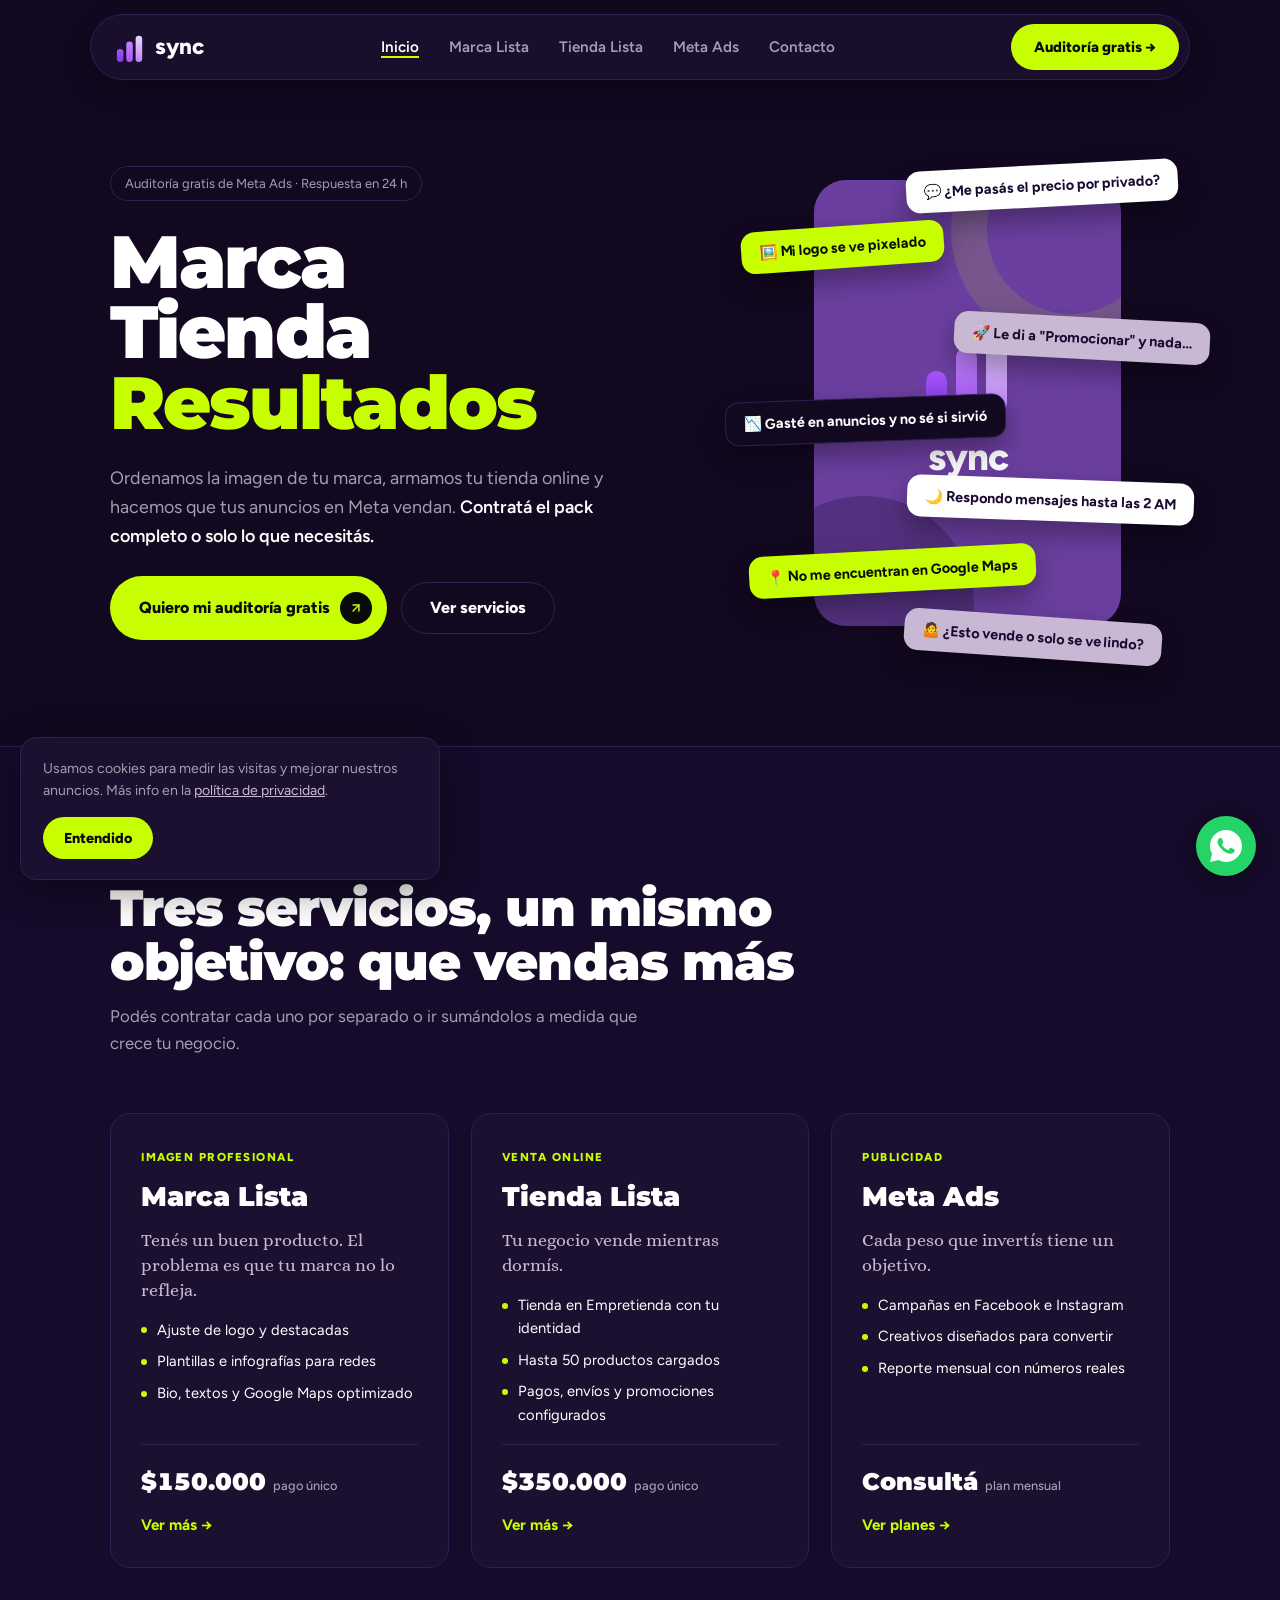
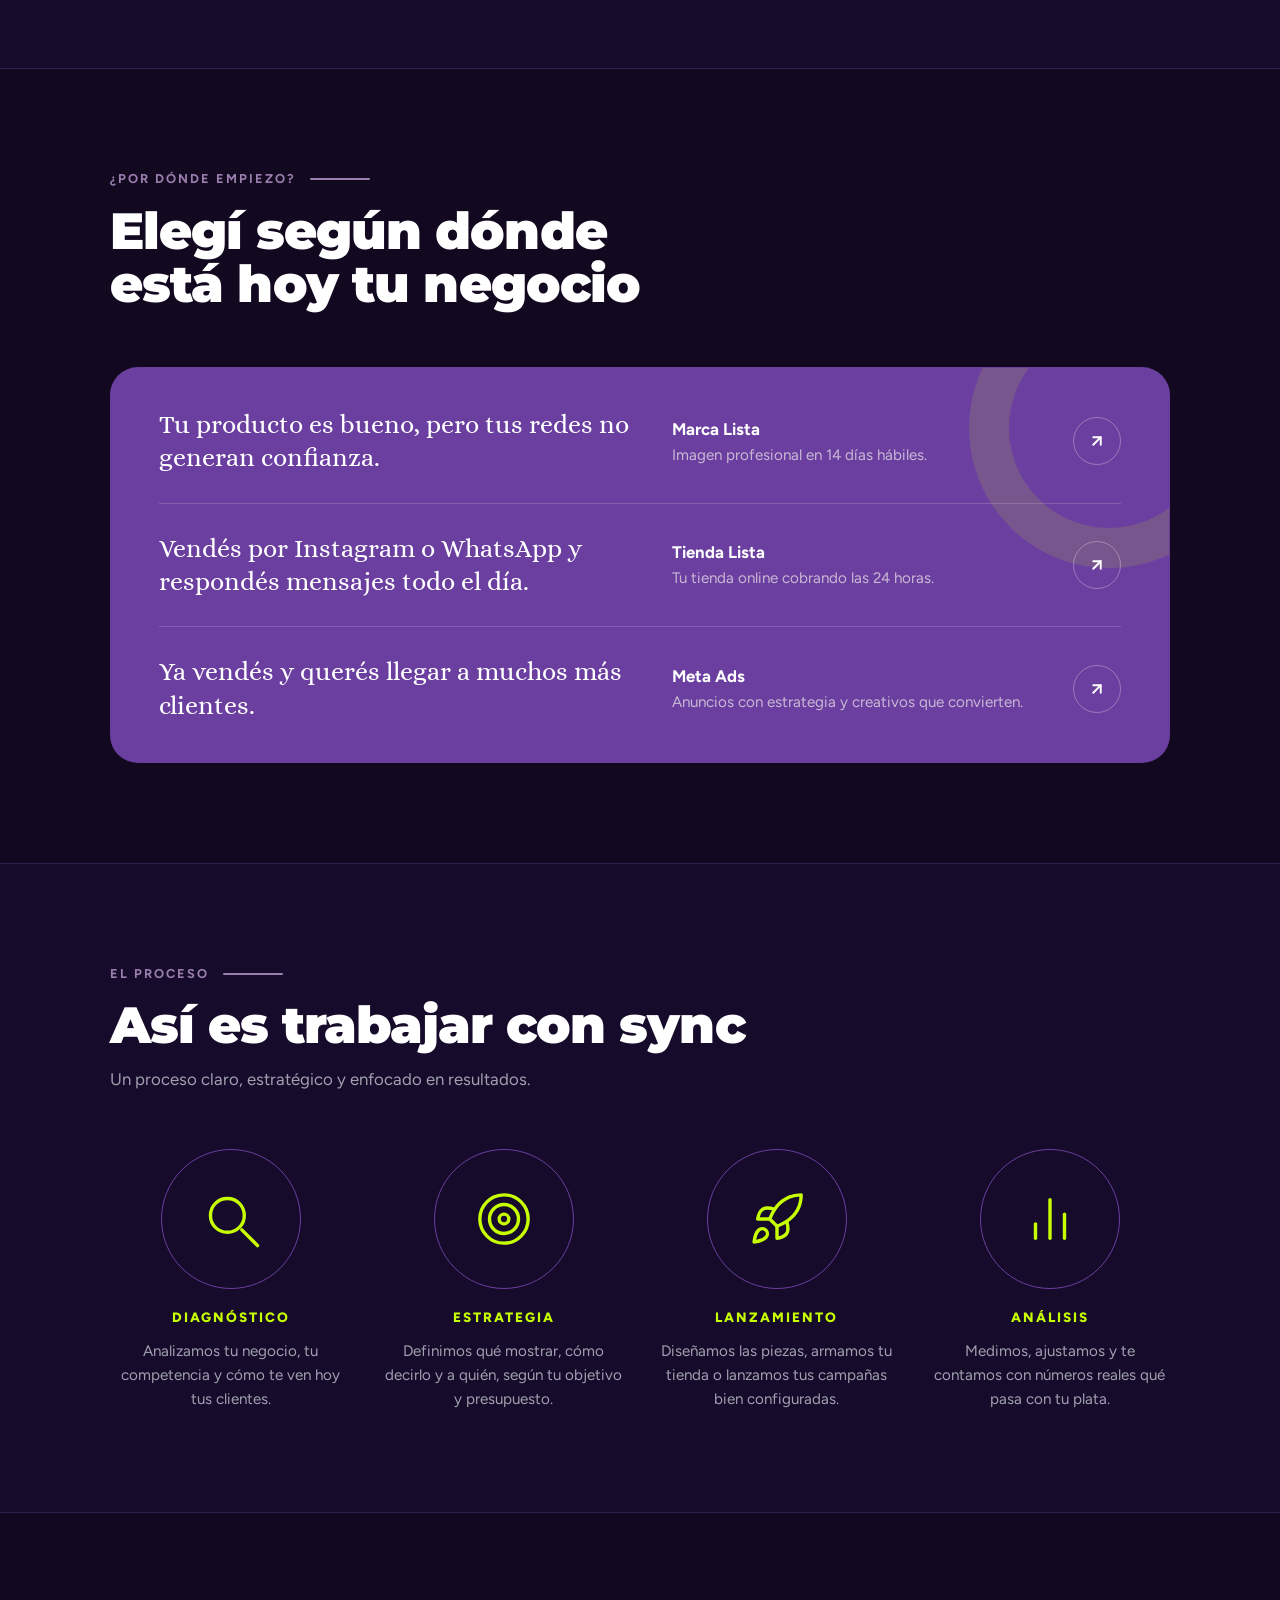
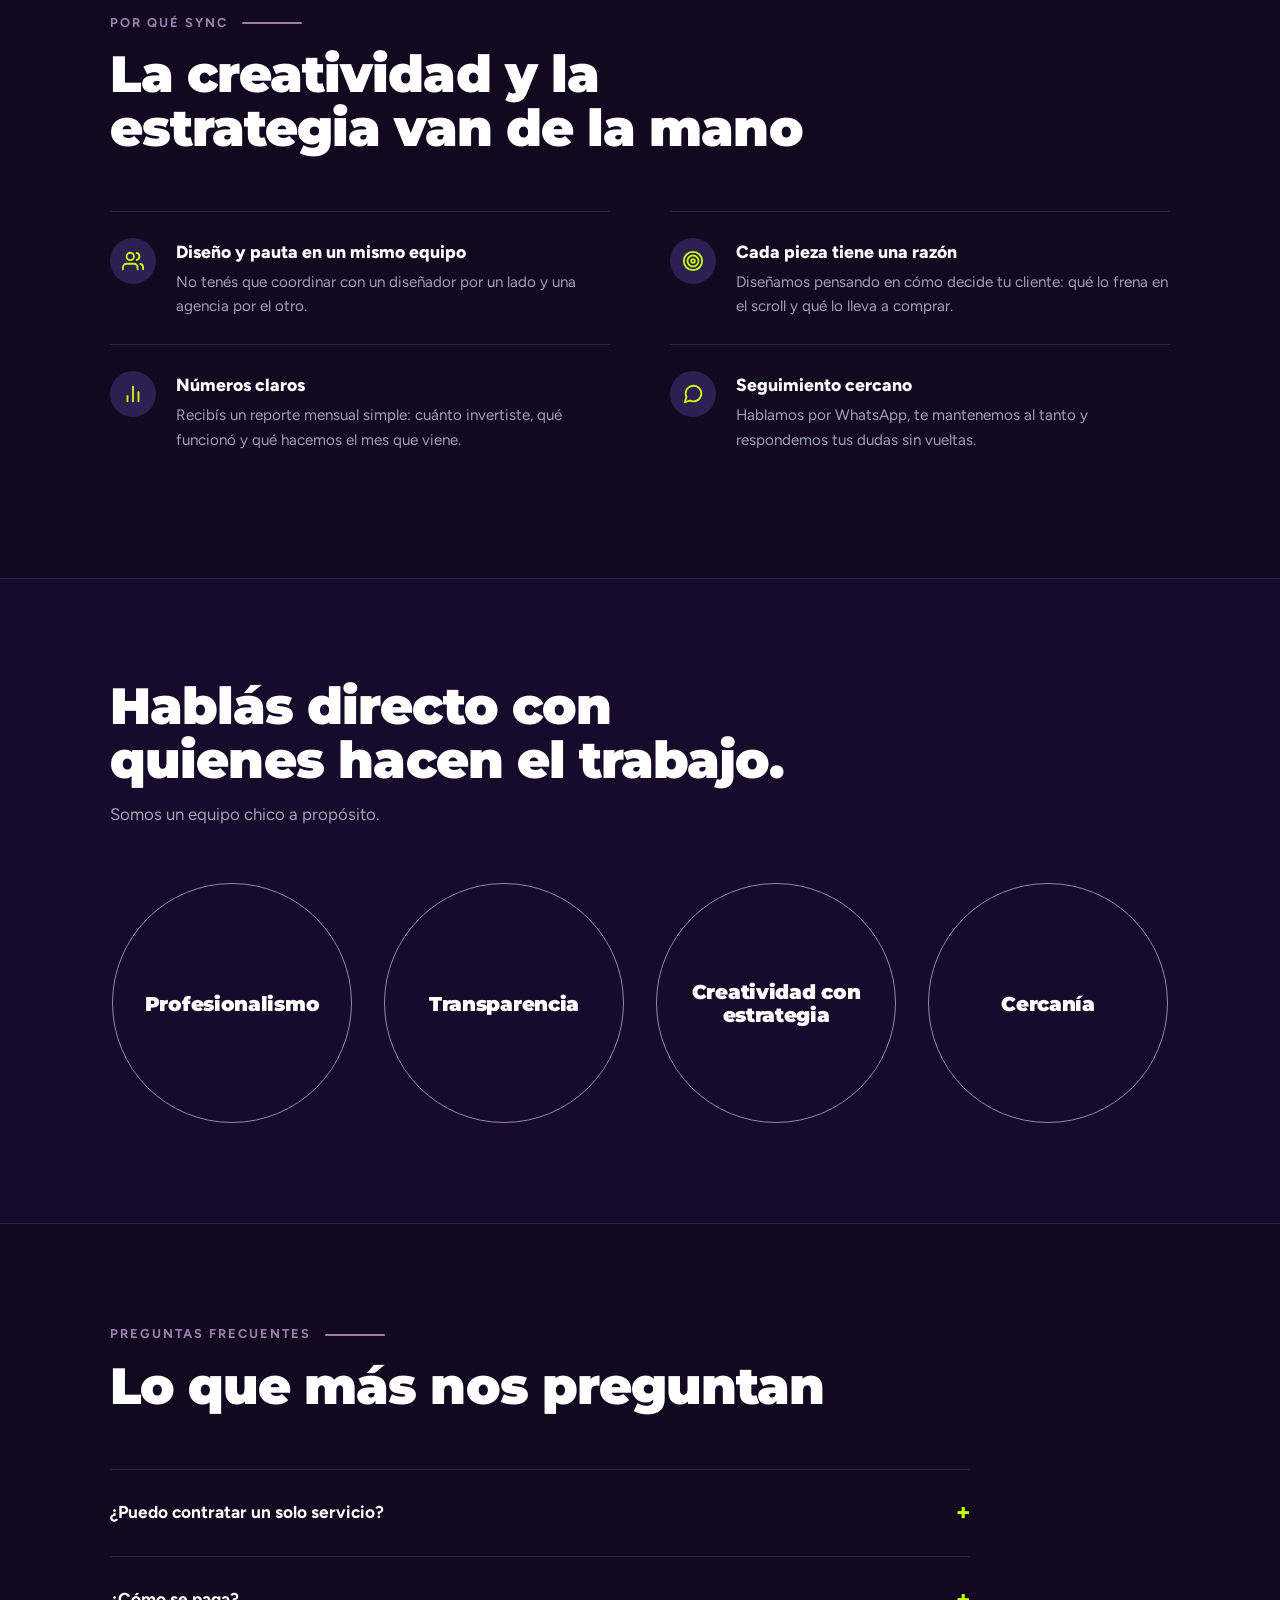
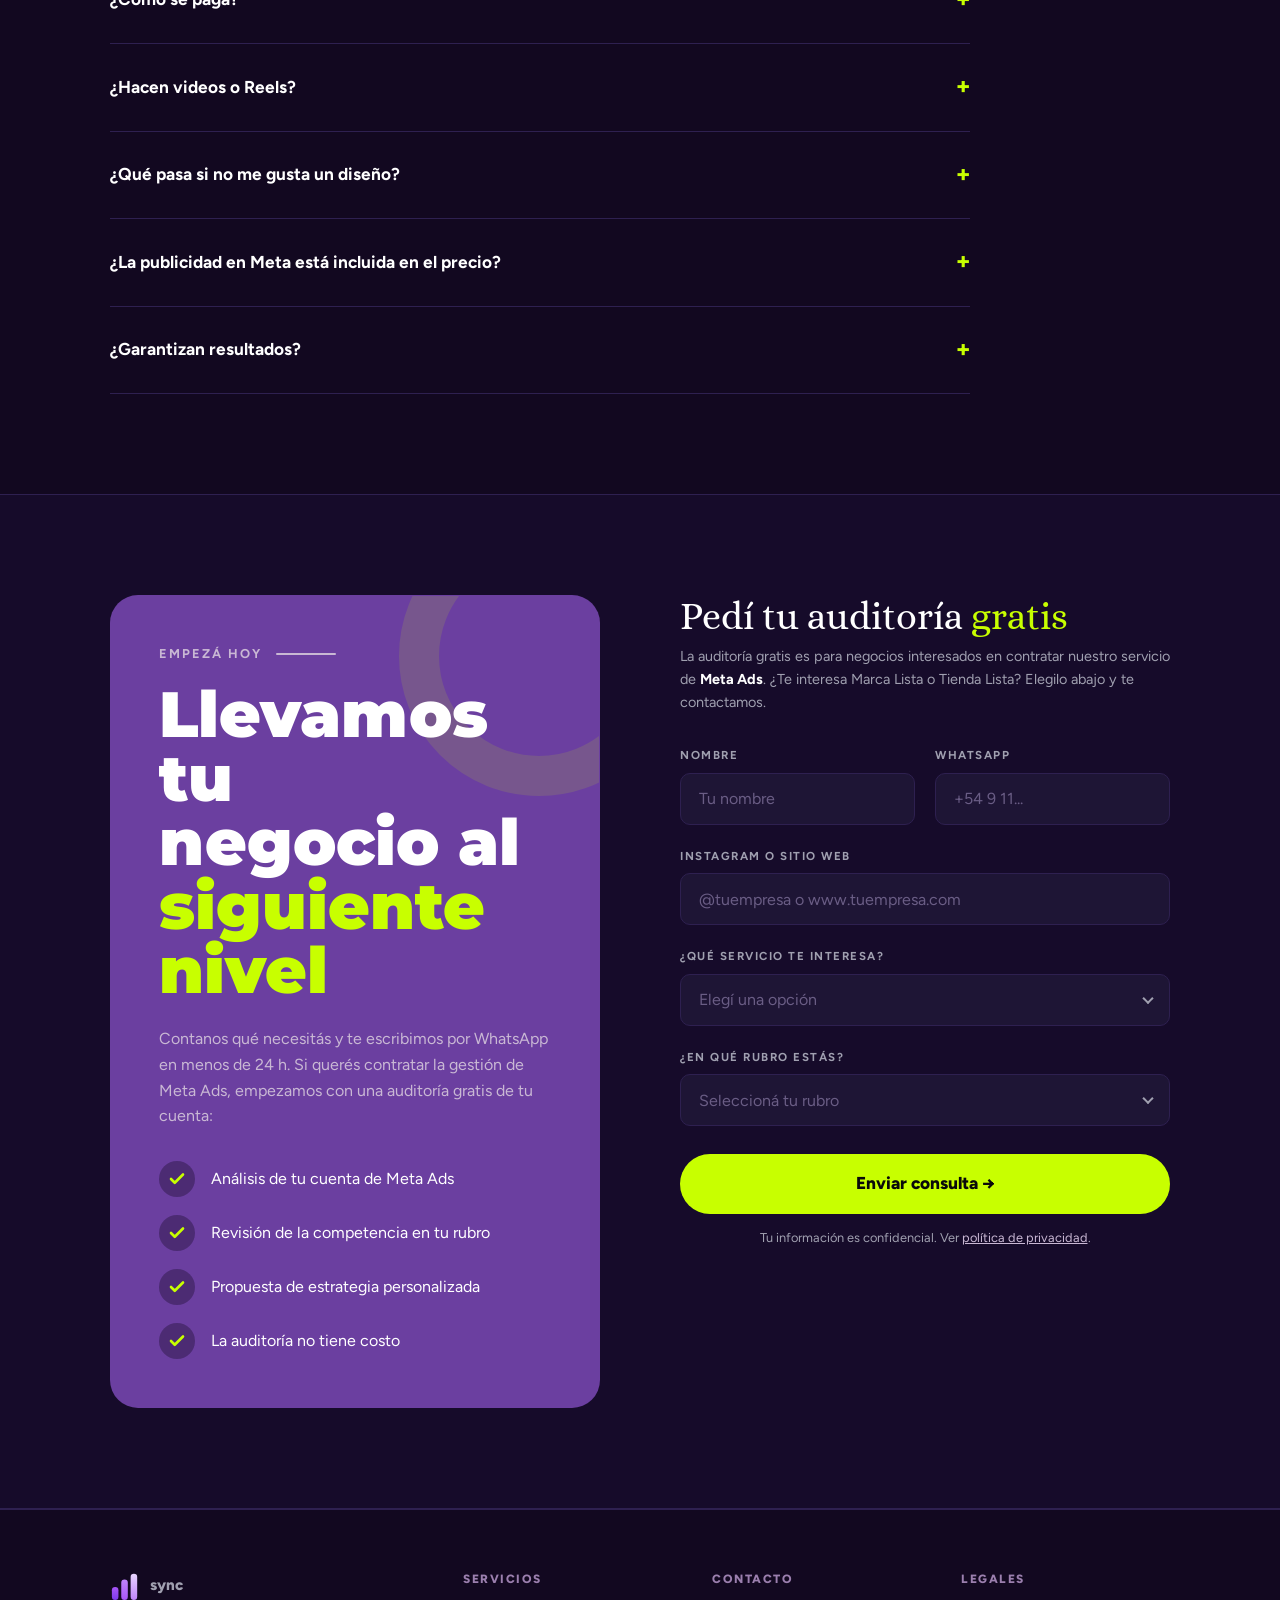
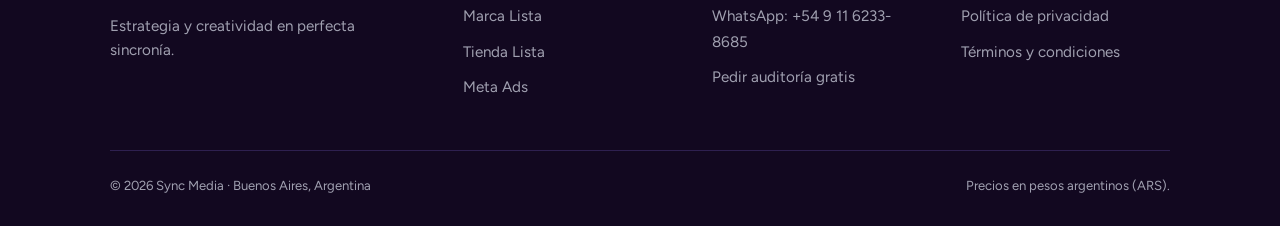
<file: index.html>
<!DOCTYPE html>
<html lang="es-AR">
<head>
  <!-- Google Tag Manager -->
  <script>(function(w,d,s,l,i){w[l]=w[l]||[];w[l].push({'gtm.start':
  new Date().getTime(),event:'gtm.js'});var f=d.getElementsByTagName(s)[0],
  j=d.createElement(s),dl=l!='dataLayer'?'&l='+l:'';j.async=true;j.src=
  'https://www.googletagmanager.com/gtm.js?id='+i+dl;f.parentNode.insertBefore(j,f);
  })(window,document,'script','dataLayer','GTM-WQXNB7L3');</script>
  <!-- End Google Tag Manager -->
  <meta charset="UTF-8">
  <meta name="viewport" content="width=device-width, initial-scale=1.0, viewport-fit=cover">
  <title>Sync — Marca, tienda online y Meta Ads en Argentina</title>
  <meta name="description" content="Ordenamos la imagen de tu marca, armamos tu tienda online en Empretienda y gestionamos tus anuncios en Facebook e Instagram. Auditoría gratis de Meta Ads.">
  <link rel="canonical" href="https://syncmedia.ar/">
  <meta name="theme-color" content="#120820">
  <link rel="icon" href="favicon.svg" type="image/svg+xml">

  <!-- Cómo se ve el link al compartirlo en WhatsApp / redes -->
  <meta property="og:title" content="Sync — Marca, tienda online y Meta Ads en Argentina">
  <meta property="og:description" content="Ordenamos la imagen de tu marca, armamos tu tienda online en Empretienda y gestionamos tus anuncios en Facebook e Instagram. Auditoría gratis de Meta Ads.">
  <meta property="og:type" content="website">
  <meta property="og:url" content="https://syncmedia.ar/">
  <meta property="og:image" content="https://syncmedia.ar/assets/img/og-image.png">
  <meta property="og:locale" content="es_AR">
  <meta name="twitter:card" content="summary_large_image">

  <link rel="preconnect" href="https://fonts.googleapis.com">
  <link rel="preconnect" href="https://fonts.gstatic.com" crossorigin>
  <link href="https://fonts.googleapis.com/css2?family=Montserrat:wght@800;900&family=Figtree:wght@400;500;600;700;800&family=Alice&display=swap" rel="stylesheet">
  <link rel="stylesheet" href="assets/css/styles.css">
</head>
<body data-wa="5491162338685" data-tab="Volvé, tu marca te espera 💜">
<!-- Google Tag Manager (noscript) -->
<noscript><iframe src="https://www.googletagmanager.com/ns.html?id=GTM-WQXNB7L3" height="0" width="0" style="display:none;visibility:hidden"></iframe></noscript>

<header class="nav">
  <div class="wrap nav-inner">
    <a href="index.html" class="logo" aria-label="Sync, ir al inicio">
    <svg viewBox="0 0 32 32" fill="none" aria-hidden="true">
      <rect x="2" y="18" width="7" height="14" rx="3.5" fill="url(#lg1)"/>
      <rect x="12" y="10" width="7" height="22" rx="3.5" fill="url(#lg2)"/>
      <rect x="22" y="4" width="7" height="28" rx="3.5" fill="url(#lg3)"/>
      <defs>
        <linearGradient id="lg1" x1="5.5" y1="18" x2="5.5" y2="32" gradientUnits="userSpaceOnUse"><stop stop-color="#a855f7"/><stop offset="1" stop-color="#7c3aed"/></linearGradient>
        <linearGradient id="lg2" x1="15.5" y1="10" x2="15.5" y2="32" gradientUnits="userSpaceOnUse"><stop stop-color="#c084fc"/><stop offset="1" stop-color="#a855f7"/></linearGradient>
        <linearGradient id="lg3" x1="25.5" y1="4" x2="25.5" y2="32" gradientUnits="userSpaceOnUse"><stop stop-color="#e9d5ff"/><stop offset="1" stop-color="#c084fc"/></linearGradient>
      </defs>
    </svg>
      sync
    </a>
    <nav aria-label="Principal">
      <ul class="nav-links">
        <li><a href="index.html" aria-current="page">Inicio</a></li>
        <li><a href="marca-lista.html">Marca Lista</a></li>
        <li><a href="tienda-lista.html">Tienda Lista</a></li>
        <li><a href="meta-ads.html">Meta Ads</a></li>
        <li><a href="index.html#contacto">Contacto</a></li>
      </ul>
    </nav>
    <a href="index.html#contacto" class="btn btn-primary btn-desktop">Auditoría gratis →</a>
    <button class="nav-hamburger" id="nav-hamburger" aria-label="Abrir menú" aria-expanded="false" aria-controls="nav-mobile-menu">
      <span></span><span></span><span></span>
    </button>
  </div>
</header>

<div class="nav-mobile-menu" id="nav-mobile-menu">
  <a href="index.html">Inicio</a>
  <a href="marca-lista.html">Marca Lista</a>
  <a href="tienda-lista.html">Tienda Lista</a>
  <a href="meta-ads.html">Meta Ads</a>
  <a href="index.html#contacto">Contacto</a>
  <a href="index.html#contacto" class="btn btn-primary">Quiero mi auditoría gratis →</a>
  <p class="nav-mobile-badge">La auditoría de Meta Ads no tiene costo</p>
</div>

<main>

  <div class="hero-zone">
  <section class="wrap hero">
    <div class="hero-left">
      <span class="hero-badge">Auditoría gratis de Meta Ads · Respuesta en 24 h</span>
      <h1>Marca<br>Tienda<br><span class="lime">Resultados</span></h1>
      <p class="hero-lead">Ordenamos la imagen de tu marca, armamos tu tienda online y hacemos que tus anuncios en Meta vendan. <strong>Contratá el pack completo o solo lo que necesitás.</strong></p>
      <div class="btn-row">
        <a href="#contacto" class="btn btn-primary">Quiero mi auditoría gratis <span class="arrow-circle"><svg viewBox="0 0 24 24" fill="none" stroke="currentColor" stroke-width="2.5" stroke-linecap="round" stroke-linejoin="round" aria-hidden="true"><line x1="7" y1="17" x2="17" y2="7"/><polyline points="7 7 17 7 17 17"/></svg></span></a>
        <a href="#servicios" class="btn btn-ghost">Ver servicios</a>
      </div>
    </div>

    <div class="hero-visual" aria-hidden="true">
      <div class="hero-visual-core">
        <svg viewBox="0 0 32 32" fill="none" aria-hidden="true">
      <rect x="2" y="18" width="7" height="14" rx="3.5" fill="url(#hv1)"/>
      <rect x="12" y="10" width="7" height="22" rx="3.5" fill="url(#hv2)"/>
      <rect x="22" y="4" width="7" height="28" rx="3.5" fill="url(#hv3)"/>
      <defs>
        <linearGradient id="hv1" x1="5.5" y1="18" x2="5.5" y2="32" gradientUnits="userSpaceOnUse"><stop stop-color="#a855f7"/><stop offset="1" stop-color="#7c3aed"/></linearGradient>
        <linearGradient id="hv2" x1="15.5" y1="10" x2="15.5" y2="32" gradientUnits="userSpaceOnUse"><stop stop-color="#c084fc"/><stop offset="1" stop-color="#a855f7"/></linearGradient>
        <linearGradient id="hv3" x1="25.5" y1="4" x2="25.5" y2="32" gradientUnits="userSpaceOnUse"><stop stop-color="#e9d5ff"/><stop offset="1" stop-color="#c084fc"/></linearGradient>
      </defs>
    </svg>
        <span>sync</span>
      </div>
      <span class="htag t-white">💬 ¿Me pasás el precio por privado?</span>
      <span class="htag t-lime">🖼️ Mi logo se ve pixelado</span>
      <span class="htag t-lilac">🚀 Le di a &quot;Promocionar&quot; y nada…</span>
      <span class="htag t-dark">📉 Gasté en anuncios y no sé si sirvió</span>
      <span class="htag t-white">🌙 Respondo mensajes hasta las 2 AM</span>
      <span class="htag t-lime">📍 No me encuentran en Google Maps</span>
      <span class="htag t-lilac">🤷 ¿Esto vende o solo se ve lindo?</span>
    </div>
  </section>
  </div>

  <section class="section alt" id="servicios">
    <div class="wrap">
      <div class="section-head">
        <div class="section-label">Servicios</div>
        <h2>Tres servicios, un mismo objetivo: que vendas más</h2>
        <p>Podés contratar cada uno por separado o ir sumándolos a medida que crece tu negocio.</p>
      </div>
      <div class="services-grid">
        <article class="service-card glow-card">
          <span class="tag">Imagen profesional</span>
          <h3>Marca Lista</h3>
          <p class="hook">Tenés un buen producto. El problema es que tu marca no lo refleja.</p>
          <ul>
            <li>Ajuste de logo y destacadas</li>
            <li>Plantillas e infografías para redes</li>
            <li>Bio, textos y Google Maps optimizado</li>
          </ul>
          <div class="price-line">
            <span class="price">$150.000 <small>pago único</small></span>
            <a href="marca-lista.html">Ver más →</a>
          </div>
        </article>
        <article class="service-card glow-card">
          <span class="tag">Venta online</span>
          <h3>Tienda Lista</h3>
          <p class="hook">Tu negocio vende mientras dormís.</p>
          <ul>
            <li>Tienda en Empretienda con tu identidad</li>
            <li>Hasta 50 productos cargados</li>
            <li>Pagos, envíos y promociones configurados</li>
          </ul>
          <div class="price-line">
            <span class="price">$350.000 <small>pago único</small></span>
            <a href="tienda-lista.html">Ver más →</a>
          </div>
        </article>
        <article class="service-card glow-card">
          <span class="tag">Publicidad</span>
          <h3>Meta Ads</h3>
          <p class="hook">Cada peso que invertís tiene un objetivo.</p>
          <ul>
            <li>Campañas en Facebook e Instagram</li>
            <li>Creativos diseñados para convertir</li>
            <li>Reporte mensual con números reales</li>
          </ul>
          <div class="price-line">
            <span class="price">Consultá <small>plan mensual</small></span>
            <a href="meta-ads.html">Ver planes →</a>
          </div>
        </article>
      </div>
    </div>
  </section>

  <section class="section">
    <div class="wrap">
      <div class="section-head">
        <div class="section-label">¿Por dónde empiezo?</div>
        <h2>Elegí según dónde está hoy tu negocio</h2>
      </div>
      <div class="violet path-block">
      <div class="path-list">
        <a href="marca-lista.html" class="path-item">
          <span class="path-situation">Tu producto es bueno, pero tus redes no generan confianza.</span>
          <span class="path-answer"><strong>Marca Lista</strong>Imagen profesional en 14 días hábiles.</span>
          <span class="path-go"><svg viewBox="0 0 24 24" fill="none" stroke="currentColor" stroke-width="2.5" stroke-linecap="round" stroke-linejoin="round" aria-hidden="true"><line x1="7" y1="17" x2="17" y2="7"/><polyline points="7 7 17 7 17 17"/></svg></span>
        </a>
        <a href="tienda-lista.html" class="path-item">
          <span class="path-situation">Vendés por Instagram o WhatsApp y respondés mensajes todo el día.</span>
          <span class="path-answer"><strong>Tienda Lista</strong>Tu tienda online cobrando las 24 horas.</span>
          <span class="path-go"><svg viewBox="0 0 24 24" fill="none" stroke="currentColor" stroke-width="2.5" stroke-linecap="round" stroke-linejoin="round" aria-hidden="true"><line x1="7" y1="17" x2="17" y2="7"/><polyline points="7 7 17 7 17 17"/></svg></span>
        </a>
        <a href="meta-ads.html" class="path-item">
          <span class="path-situation">Ya vendés y querés llegar a muchos más clientes.</span>
          <span class="path-answer"><strong>Meta Ads</strong>Anuncios con estrategia y creativos que convierten.</span>
          <span class="path-go"><svg viewBox="0 0 24 24" fill="none" stroke="currentColor" stroke-width="2.5" stroke-linecap="round" stroke-linejoin="round" aria-hidden="true"><line x1="7" y1="17" x2="17" y2="7"/><polyline points="7 7 17 7 17 17"/></svg></span>
        </a>
      </div>
      </div>
    </div>
  </section>

  <section class="section alt" id="proceso">
    <div class="wrap">
      <div class="section-head">
        <div class="section-label">El proceso</div>
        <h2>Así es trabajar con sync</h2>
        <p>Un proceso claro, estratégico y enfocado en resultados.</p>
      </div>
      <div class="proceso-grid">
        <div class="proceso-step">
          <div class="paso-icon-wrap"><svg viewBox="0 0 24 24"><circle cx="10.5" cy="10.5" r="7"/><line x1="16.5" y1="16.5" x2="23" y2="23"/></svg></div>
          <div class="proceso-text"><h3>Diagnóstico</h3><p>Analizamos tu negocio, tu competencia y cómo te ven hoy tus clientes.</p></div>
        </div>
        <div class="proceso-step">
          <div class="paso-icon-wrap"><svg viewBox="0 0 24 24"><circle cx="12" cy="12" r="10"/><circle cx="12" cy="12" r="6"/><circle cx="12" cy="12" r="2"/></svg></div>
          <div class="proceso-text"><h3>Estrategia</h3><p>Definimos qué mostrar, cómo decirlo y a quién, según tu objetivo y presupuesto.</p></div>
        </div>
        <div class="proceso-step">
          <div class="paso-icon-wrap"><svg viewBox="0 0 24 24"><path d="M4.5 16.5c-1.5 1.26-2 5-2 5s3.74-.5 5-2c.71-.84.7-2.13-.09-2.91a2.18 2.18 0 0 0-2.91-.09z"/><path d="m12 15-3-3a22 22 0 0 1 2-3.95A12.88 12.88 0 0 1 22 2c0 2.72-.78 7.5-6 11a22.35 22.35 0 0 1-4 2z"/><path d="M9 12H4s.55-3.03 2-4c1.62-1.08 5 0 5 0"/><path d="M12 15v5s3.03-.55 4-2c1.08-1.62 0-5 0-5"/></svg></div>
          <div class="proceso-text"><h3>Lanzamiento</h3><p>Diseñamos las piezas, armamos tu tienda o lanzamos tus campañas bien configuradas.</p></div>
        </div>
        <div class="proceso-step">
          <div class="paso-icon-wrap"><svg viewBox="0 0 24 24"><line x1="18" y1="20" x2="18" y2="10"/><line x1="12" y1="20" x2="12" y2="4"/><line x1="6" y1="20" x2="6" y2="14"/></svg></div>
          <div class="proceso-text"><h3>Análisis</h3><p>Medimos, ajustamos y te contamos con números reales qué pasa con tu plata.</p></div>
        </div>
      </div>
    </div>
  </section>

  <section class="section">
    <div class="wrap">
      <div class="section-head">
        <div class="section-label">Por qué sync</div>
        <h2>La creatividad y la estrategia van de la mano</h2>
      </div>
      <div class="why-grid">
        <div class="why-item">
          <span class="why-icon"><svg viewBox="0 0 24 24"><path d="M17 21v-2a4 4 0 0 0-4-4H5a4 4 0 0 0-4 4v2"/><circle cx="9" cy="7" r="4"/><path d="M23 21v-2a4 4 0 0 0-3-3.87"/><path d="M16 3.13a4 4 0 0 1 0 7.75"/></svg></span>
          <div><h3>Diseño y pauta en un mismo equipo</h3><p>No tenés que coordinar con un diseñador por un lado y una agencia por el otro.</p></div>
        </div>
        <div class="why-item">
          <span class="why-icon"><svg viewBox="0 0 24 24"><circle cx="12" cy="12" r="10"/><circle cx="12" cy="12" r="6"/><circle cx="12" cy="12" r="2"/></svg></span>
          <div><h3>Cada pieza tiene una razón</h3><p>Diseñamos pensando en cómo decide tu cliente: qué lo frena en el scroll y qué lo lleva a comprar.</p></div>
        </div>
        <div class="why-item">
          <span class="why-icon"><svg viewBox="0 0 24 24"><line x1="18" y1="20" x2="18" y2="10"/><line x1="12" y1="20" x2="12" y2="4"/><line x1="6" y1="20" x2="6" y2="14"/></svg></span>
          <div><h3>Números claros</h3><p>Recibís un reporte mensual simple: cuánto invertiste, qué funcionó y qué hacemos el mes que viene.</p></div>
        </div>
        <div class="why-item">
          <span class="why-icon"><svg viewBox="0 0 24 24"><path d="M21 11.5a8.38 8.38 0 0 1-.9 3.8 8.5 8.5 0 0 1-7.6 4.7 8.38 8.38 0 0 1-3.8-.9L3 21l1.9-5.7a8.38 8.38 0 0 1-.9-3.8 8.5 8.5 0 0 1 4.7-7.6 8.38 8.38 0 0 1 3.8-.9h.5a8.48 8.48 0 0 1 8 8v.5z"/></svg></span>
          <div><h3>Seguimiento cercano</h3><p>Hablamos por WhatsApp, te mantenemos al tanto y respondemos tus dudas sin vueltas.</p></div>
        </div>
      </div>
    </div>
  </section>

  <section class="section alt">
    <div class="wrap">
      <div class="section-head">
        <h2>Hablás directo con quienes hacen el trabajo.</h2>
        <p>Somos un equipo chico a propósito.</p>
      </div>
      <ul class="value-circles">
        <li><button type="button" class="vcircle"><span class="vword">Profesionalismo</span><span class="vphrase">Entregas en fecha y procesos claros, sin vueltas.</span></button></li>
        <li><button type="button" class="vcircle"><span class="vword">Transparencia</span><span class="vphrase">Sabés qué pasa con cada peso que invertís.</span></button></li>
        <li><button type="button" class="vcircle"><span class="vword">Creatividad con estrategia</span><span class="vphrase">Cada pieza tiene una razón para existir.</span></button></li>
        <li><button type="button" class="vcircle"><span class="vword">Cercanía</span><span class="vphrase">Una estrategia pensada para tu negocio, no una plantilla.</span></button></li>
      </ul>
    </div>
  </section>

  <section class="section" id="preguntas">
    <div class="wrap">
      <div class="section-head">
        <div class="section-label">Preguntas frecuentes</div>
        <h2>Lo que más nos preguntan</h2>
      </div>
      <div class="faq">
        <details>
          <summary>¿Puedo contratar un solo servicio?</summary>
          <p class="answer">Sí. Marca Lista, Tienda Lista y Meta Ads se contratan por separado. Muchos clientes empiezan por uno y después suman el siguiente.</p>
        </details>
        <details>
          <summary>¿Cómo se paga?</summary>
          <p class="answer">Marca Lista y Tienda Lista se pagan por adelantado, por transferencia o en 3 cuotas sin interés con Mercado Pago. Meta Ads es un plan mensual que se abona al inicio de cada mes.</p>
        </details>
        <details>
          <summary>¿Hacen videos o Reels?</summary>
          <p class="answer">No producimos ni editamos video. Trabajamos con piezas estáticas, carruseles, GIFs y animaciones simples. Si tenés material de video propio, te orientamos sobre cómo usarlo en tus anuncios.</p>
        </details>
        <details>
          <summary>¿Qué pasa si no me gusta un diseño?</summary>
          <p class="answer">Cada pieza incluye 2 rondas de ajustes. Tenés 48 horas hábiles para darnos tu opinión.</p>
        </details>
        <details>
          <summary>¿La publicidad en Meta está incluida en el precio?</summary>
          <p class="answer">No. El presupuesto de los anuncios lo pagás directo a Meta con tu tarjeta. Así vos tenés siempre el control de tu plata y podés pausar cuando quieras.</p>
        </details>
        <details>
          <summary>¿Garantizan resultados?</summary>
          <p class="answer">Ninguna agencia seria puede garantizar ventas, porque influyen cosas que no controlamos, como el mercado o la temporada. Lo que sí garantizamos es el trabajo: entregas en fecha, reportes claros y la mejor estrategia para cada peso que invertís.</p>
        </details>
      </div>
    </div>
  </section>

  <section class="section alt" id="contacto">
    <div class="wrap contact">
      <div class="contact-left violet">
        <div class="section-label">Empezá hoy</div>
        <h2>Llevamos tu negocio al <span class="lime">siguiente nivel</span></h2>
        <p>Contanos qué necesitás y te escribimos por WhatsApp en menos de 24 h. Si querés contratar la gestión de Meta Ads, empezamos con una auditoría gratis de tu cuenta:</p>
        <ul class="checks">
          <li><span class="check-icon"><svg viewBox="0 0 24 24" aria-hidden="true"><polyline points="20 6 9 17 4 12"/></svg></span> Análisis de tu cuenta de Meta Ads</li>
          <li><span class="check-icon"><svg viewBox="0 0 24 24" aria-hidden="true"><polyline points="20 6 9 17 4 12"/></svg></span> Revisión de la competencia en tu rubro</li>
          <li><span class="check-icon"><svg viewBox="0 0 24 24" aria-hidden="true"><polyline points="20 6 9 17 4 12"/></svg></span> Propuesta de estrategia personalizada</li>
          <li><span class="check-icon"><svg viewBox="0 0 24 24" aria-hidden="true"><polyline points="20 6 9 17 4 12"/></svg></span> La auditoría no tiene costo</li>
        </ul>
      </div>

      <form class="form-card" id="lead-form" novalidate>
        <h3>Pedí tu auditoría <span class="lime">gratis</span></h3>
        <p class="form-subtitle">La auditoría gratis es para negocios interesados en contratar nuestro servicio de <strong>Meta Ads</strong>. ¿Te interesa Marca Lista o Tienda Lista? Elegilo abajo y te contactamos.</p>

        <div class="form-row">
          <div class="form-group" id="g-nombre">
            <label for="f-nombre">Nombre</label>
            <input type="text" id="f-nombre" name="nombre" placeholder="Tu nombre" autocomplete="name">
            <span class="field-error" role="alert"></span>
          </div>
          <div class="form-group" id="g-wp">
            <label for="f-wp">WhatsApp</label>
            <input type="tel" id="f-wp" name="whatsapp" placeholder="+54 9 11..." autocomplete="tel" inputmode="tel">
            <span class="field-error" role="alert"></span>
          </div>
        </div>

        <div class="form-group" id="g-web">
          <label for="f-web">Instagram o sitio web</label>
          <input type="text" id="f-web" name="web" placeholder="@tuempresa o www.tuempresa.com">
          <span class="field-error" role="alert"></span>
        </div>

        <div class="form-group" id="g-servicio">
          <label for="f-servicio">¿Qué servicio te interesa?</label>
          <div class="select-wrap">
            <select id="f-servicio" name="servicio" required>
              <option value="" disabled selected hidden>Elegí una opción</option>
              <option value="auditoria">Auditoría gratis de Meta Ads</option>
              <option value="meta-ads">Gestión de Meta Ads</option>
              <option value="marca-lista">Marca Lista</option>
              <option value="tienda-lista">Tienda Lista</option>
              <option value="no-se">No sé, quiero que me asesoren</option>
            </select>
          </div>
          <span class="field-error" role="alert"></span>
        </div>

        <div class="form-group" id="g-rubro">
          <label for="f-rubro">¿En qué rubro estás?</label>
          <div class="select-wrap">
            <select id="f-rubro" name="rubro" required>
              <option value="" selected hidden>Seleccioná tu rubro</option>
              <option>E-commerce / Tienda online</option>
              <option>Moda, belleza o cosmética</option>
              <option>Salud, clínicas o bienestar</option>
              <option>Servicios profesionales</option>
              <option>Infoproductos / Cursos online</option>
              <option>Servicios locales</option>
              <option>Inmobiliaria</option>
              <option>Otro</option>
            </select>
          </div>
          <span class="field-error" role="alert"></span>
        </div>

        <div class="form-group" id="g-budget" hidden>
          <label for="f-budget">¿Cuánto invertís por mes en ads?</label>
          <div class="select-wrap">
            <select id="f-budget" name="presupuesto" required>
              <option value="" selected hidden>Presupuesto mensual aprox.</option>
              <option>Aún no invierto en ads</option>
              <option>Menos de USD 200/mes</option>
              <option>USD 200 – 1.000/mes</option>
              <option>USD 1.000 – 2.000/mes</option>
              <option>Más de USD 2.000/mes</option>
            </select>
          </div>
          <span class="field-error" role="alert"></span>
        </div>

        <button type="submit" class="btn btn-primary btn-submit" id="btn-submit">Enviar consulta →</button>
        <p class="form-status" id="form-status" role="status"></p>
        <p class="form-note">Tu información es confidencial. Ver <a href="privacidad.html">política de privacidad</a>.</p>
      </form>
    </div>
  </section>
</main>

<footer class="footer">
  <div class="wrap">
    <div class="footer-grid">
      <div>
        <a href="index.html" class="logo" aria-label="Sync, ir al inicio">
        <svg viewBox="0 0 32 32" fill="none" aria-hidden="true">
      <rect x="2" y="18" width="7" height="14" rx="3.5" fill="url(#lf1)"/>
      <rect x="12" y="10" width="7" height="22" rx="3.5" fill="url(#lf2)"/>
      <rect x="22" y="4" width="7" height="28" rx="3.5" fill="url(#lf3)"/>
      <defs>
        <linearGradient id="lf1" x1="5.5" y1="18" x2="5.5" y2="32" gradientUnits="userSpaceOnUse"><stop stop-color="#a855f7"/><stop offset="1" stop-color="#7c3aed"/></linearGradient>
        <linearGradient id="lf2" x1="15.5" y1="10" x2="15.5" y2="32" gradientUnits="userSpaceOnUse"><stop stop-color="#c084fc"/><stop offset="1" stop-color="#a855f7"/></linearGradient>
        <linearGradient id="lf3" x1="25.5" y1="4" x2="25.5" y2="32" gradientUnits="userSpaceOnUse"><stop stop-color="#e9d5ff"/><stop offset="1" stop-color="#c084fc"/></linearGradient>
      </defs>
    </svg>
          sync
        </a>
        <p class="footer-claim">Estrategia y creatividad en perfecta sincronía.</p>
      </div>
      <div>
        <h2>Servicios</h2>
        <ul>
          <li><a href="marca-lista.html">Marca Lista</a></li>
          <li><a href="tienda-lista.html">Tienda Lista</a></li>
          <li><a href="meta-ads.html">Meta Ads</a></li>
        </ul>
      </div>
      <div>
        <h2>Contacto</h2>
        <ul>
          <li><a href="#" data-wa="Hola, quiero saber más sobre sus servicios 🚀">WhatsApp: +54 9 11 6233-8685</a></li>
          <li><a href="index.html#contacto">Pedir auditoría gratis</a></li>
        </ul>
      </div>
      <div>
        <h2>Legales</h2>
        <ul>
          <li><a href="privacidad.html">Política de privacidad</a></li>
          <li><a href="terminos.html">Términos y condiciones</a></li>
        </ul>
      </div>
    </div>
    <div class="footer-bottom">
      <span>© <span data-year>2026</span> Sync Media · Buenos Aires, Argentina</span>
      <span>Precios en pesos argentinos (ARS).</span>
    </div>
  </div>
</footer>

<div class="sticky-cta-bar" id="sticky-cta">
  <a href="index.html#contacto" class="btn btn-primary">Quiero mi auditoría gratis →</a>
</div>

<a href="#" data-wa="Hola, quiero saber más sobre sus servicios 🚀" class="whatsapp-fab" aria-label="Escribinos por WhatsApp">
  <svg viewBox="0 0 60 60" aria-hidden="true">
    <circle cx="30" cy="30" r="30" fill="#25D366"/>
    <path d="M30 14C21.163 14 14 21.163 14 30c0 2.84.752 5.504 2.063 7.808L14 46l8.428-2.035A15.93 15.93 0 0030 46c8.837 0 16-7.163 16-16S38.837 14 30 14zm8.295 21.728c-.352.988-2.06 1.892-2.836 2.012-.726.112-1.64.16-2.647-.167-.609-.197-1.392-.46-2.39-.902-4.208-1.816-6.957-6.072-7.168-6.353-.21-.28-1.72-2.287-1.72-4.363s1.088-3.093 1.475-3.515c.387-.422.845-.527 1.127-.527.282 0 .563.003.81.014.26.012.608-.098.952.727.352.843 1.196 2.918 1.302 3.129.105.211.176.456.035.737-.14.28-.21.457-.42.703-.21.246-.44.55-.633.739-.21.21-.43.436-.185.854.246.42 1.093 1.8 2.347 2.918 1.612 1.437 2.97 1.883 3.39 2.094.42.21.667.176.912-.106.246-.28 1.053-1.23 1.335-1.65.28-.422.56-.352.946-.211.386.14 2.45 1.156 2.87 1.365.422.21.703.316.808.493.104.175.104 1.01-.248 1.998z" fill="#fff"/>
  </svg>
</a>

<div class="cookie-banner" id="cookie-banner" role="region" aria-label="Aviso de cookies" hidden>
  <p>Usamos cookies para medir las visitas y mejorar nuestros anuncios. Más info en la <a href="privacidad.html">política de privacidad</a>.</p>
  <button type="button" class="btn btn-primary">Entendido</button>
</div>

<script src="assets/js/main.js" defer></script>
</body>
</html>
</file>
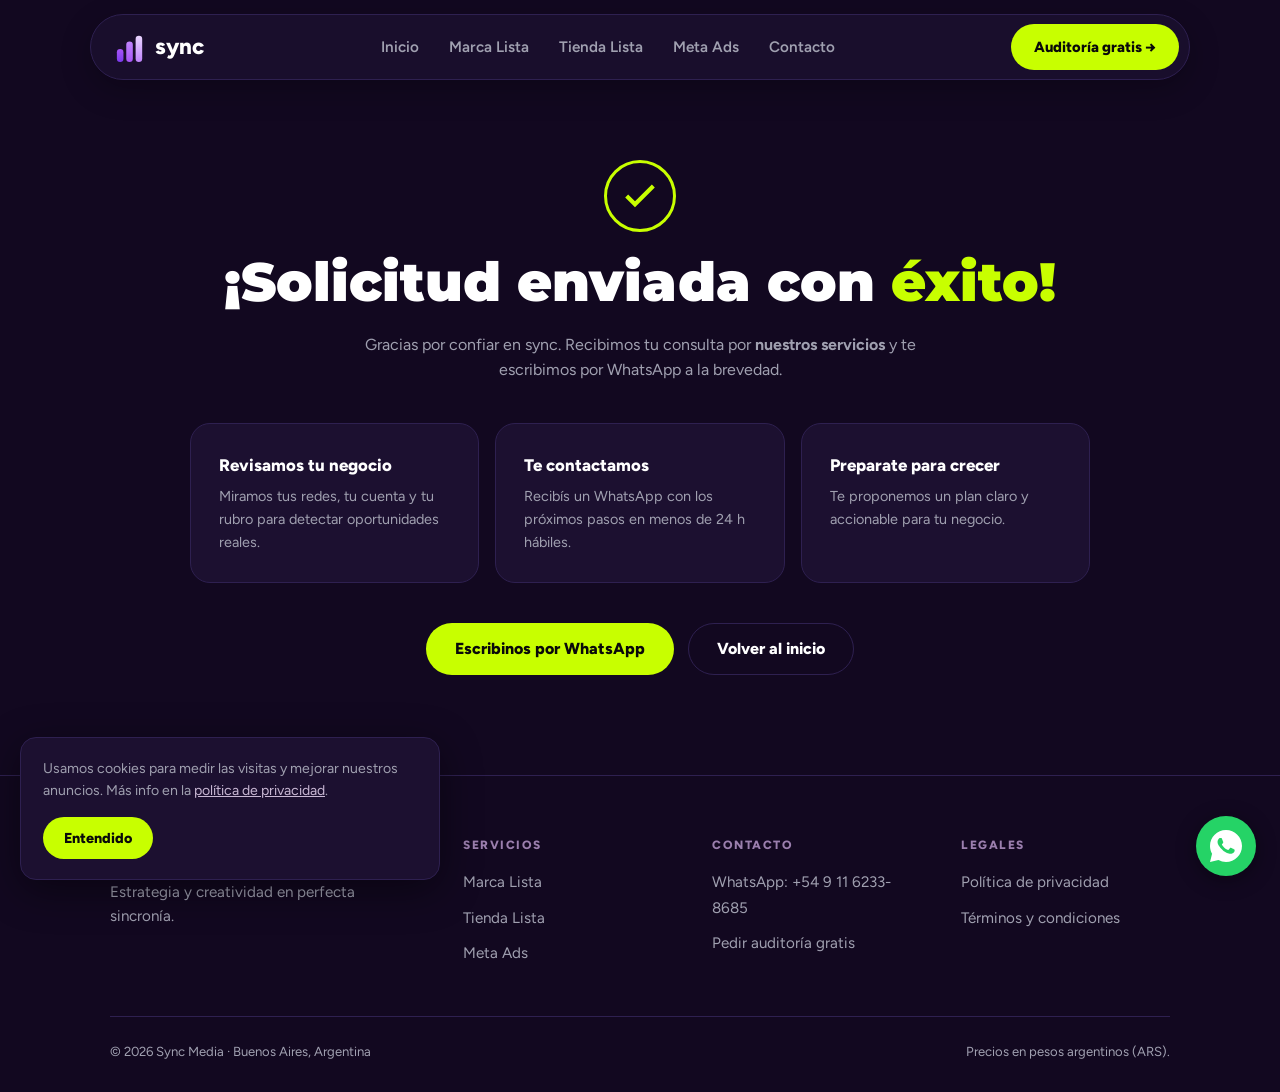
<file: gracias.html>
<!DOCTYPE html>
<html lang="es-AR">
<head>
  <!-- Google Tag Manager -->
  <script>(function(w,d,s,l,i){w[l]=w[l]||[];w[l].push({'gtm.start':
  new Date().getTime(),event:'gtm.js'});var f=d.getElementsByTagName(s)[0],
  j=d.createElement(s),dl=l!='dataLayer'?'&l='+l:'';j.async=true;j.src=
  'https://www.googletagmanager.com/gtm.js?id='+i+dl;f.parentNode.insertBefore(j,f);
  })(window,document,'script','dataLayer','GTM-WQXNB7L3');</script>
  <!-- End Google Tag Manager -->
  <meta charset="UTF-8">
  <meta name="viewport" content="width=device-width, initial-scale=1.0, viewport-fit=cover">
  <title>¡Gracias! — Sync</title>
  <meta name="description" content="Recibimos tu consulta.">
  <meta name="robots" content="noindex">
  <link rel="canonical" href="https://syncmedia.ar/gracias.html">
  <meta name="theme-color" content="#120820">
  <link rel="icon" href="favicon.svg" type="image/svg+xml">

  <!-- Cómo se ve el link al compartirlo en WhatsApp / redes -->
  <meta property="og:title" content="¡Gracias! — Sync">
  <meta property="og:description" content="Recibimos tu consulta.">
  <meta property="og:type" content="website">
  <meta property="og:url" content="https://syncmedia.ar/gracias.html">
  <meta property="og:image" content="https://syncmedia.ar/assets/img/og-image.png">
  <meta property="og:locale" content="es_AR">
  <meta name="twitter:card" content="summary_large_image">

  <link rel="preconnect" href="https://fonts.googleapis.com">
  <link rel="preconnect" href="https://fonts.gstatic.com" crossorigin>
  <link href="https://fonts.googleapis.com/css2?family=Montserrat:wght@800;900&family=Figtree:wght@400;500;600;700;800&family=Alice&display=swap" rel="stylesheet">
  <link rel="stylesheet" href="assets/css/styles.css">
</head>
<body data-wa="5491162338685" data-tab="Volvé, tu marca te espera 💜">
<!-- Google Tag Manager (noscript) -->
<noscript><iframe src="https://www.googletagmanager.com/ns.html?id=GTM-WQXNB7L3" height="0" width="0" style="display:none;visibility:hidden"></iframe></noscript>

<header class="nav">
  <div class="wrap nav-inner">
    <a href="index.html" class="logo" aria-label="Sync, ir al inicio">
    <svg viewBox="0 0 32 32" fill="none" aria-hidden="true">
      <rect x="2" y="18" width="7" height="14" rx="3.5" fill="url(#lg1)"/>
      <rect x="12" y="10" width="7" height="22" rx="3.5" fill="url(#lg2)"/>
      <rect x="22" y="4" width="7" height="28" rx="3.5" fill="url(#lg3)"/>
      <defs>
        <linearGradient id="lg1" x1="5.5" y1="18" x2="5.5" y2="32" gradientUnits="userSpaceOnUse"><stop stop-color="#a855f7"/><stop offset="1" stop-color="#7c3aed"/></linearGradient>
        <linearGradient id="lg2" x1="15.5" y1="10" x2="15.5" y2="32" gradientUnits="userSpaceOnUse"><stop stop-color="#c084fc"/><stop offset="1" stop-color="#a855f7"/></linearGradient>
        <linearGradient id="lg3" x1="25.5" y1="4" x2="25.5" y2="32" gradientUnits="userSpaceOnUse"><stop stop-color="#e9d5ff"/><stop offset="1" stop-color="#c084fc"/></linearGradient>
      </defs>
    </svg>
      sync
    </a>
    <nav aria-label="Principal">
      <ul class="nav-links">
        <li><a href="index.html">Inicio</a></li>
        <li><a href="marca-lista.html">Marca Lista</a></li>
        <li><a href="tienda-lista.html">Tienda Lista</a></li>
        <li><a href="meta-ads.html">Meta Ads</a></li>
        <li><a href="index.html#contacto">Contacto</a></li>
      </ul>
    </nav>
    <a href="index.html#contacto" class="btn btn-primary btn-desktop">Auditoría gratis →</a>
    <button class="nav-hamburger" id="nav-hamburger" aria-label="Abrir menú" aria-expanded="false" aria-controls="nav-mobile-menu">
      <span></span><span></span><span></span>
    </button>
  </div>
</header>

<div class="nav-mobile-menu" id="nav-mobile-menu">
  <a href="index.html">Inicio</a>
  <a href="marca-lista.html">Marca Lista</a>
  <a href="tienda-lista.html">Tienda Lista</a>
  <a href="meta-ads.html">Meta Ads</a>
  <a href="index.html#contacto">Contacto</a>
  <a href="index.html#contacto" class="btn btn-primary">Quiero mi auditoría gratis →</a>
  <p class="nav-mobile-badge">La auditoría de Meta Ads no tiene costo</p>
</div>

<main>

  <section class="wrap center-page">
    <div class="ty-check"><svg viewBox="0 0 24 24" aria-hidden="true"><polyline points="20 6 9 17 4 12"/></svg></div>
    <h1>¡Solicitud enviada con <span class="lime">éxito!</span></h1>
    <p>Gracias por confiar en sync. Recibimos tu consulta por <strong id="ty-servicio">nuestros servicios</strong> y te escribimos por WhatsApp a la brevedad.</p>
    <div class="ty-cards">
      <div class="ty-card"><h2>Revisamos tu negocio</h2><p>Miramos tus redes, tu cuenta y tu rubro para detectar oportunidades reales.</p></div>
      <div class="ty-card"><h2>Te contactamos</h2><p>Recibís un WhatsApp con los próximos pasos en menos de 24 h hábiles.</p></div>
      <div class="ty-card"><h2>Preparate para crecer</h2><p>Te proponemos un plan claro y accionable para tu negocio.</p></div>
    </div>
    <div class="btn-row" style="justify-content:center">
      <a href="#" id="ty-wa" data-wa="Hola, acabo de completar el formulario 🚀" class="btn btn-primary">Escribinos por WhatsApp</a>
      <a href="index.html" class="btn btn-ghost">Volver al inicio</a>
    </div>
  </section>

</main>

<footer class="footer">
  <div class="wrap">
    <div class="footer-grid">
      <div>
        <a href="index.html" class="logo" aria-label="Sync, ir al inicio">
        <svg viewBox="0 0 32 32" fill="none" aria-hidden="true">
      <rect x="2" y="18" width="7" height="14" rx="3.5" fill="url(#lf1)"/>
      <rect x="12" y="10" width="7" height="22" rx="3.5" fill="url(#lf2)"/>
      <rect x="22" y="4" width="7" height="28" rx="3.5" fill="url(#lf3)"/>
      <defs>
        <linearGradient id="lf1" x1="5.5" y1="18" x2="5.5" y2="32" gradientUnits="userSpaceOnUse"><stop stop-color="#a855f7"/><stop offset="1" stop-color="#7c3aed"/></linearGradient>
        <linearGradient id="lf2" x1="15.5" y1="10" x2="15.5" y2="32" gradientUnits="userSpaceOnUse"><stop stop-color="#c084fc"/><stop offset="1" stop-color="#a855f7"/></linearGradient>
        <linearGradient id="lf3" x1="25.5" y1="4" x2="25.5" y2="32" gradientUnits="userSpaceOnUse"><stop stop-color="#e9d5ff"/><stop offset="1" stop-color="#c084fc"/></linearGradient>
      </defs>
    </svg>
          sync
        </a>
        <p class="footer-claim">Estrategia y creatividad en perfecta sincronía.</p>
      </div>
      <div>
        <h2>Servicios</h2>
        <ul>
          <li><a href="marca-lista.html">Marca Lista</a></li>
          <li><a href="tienda-lista.html">Tienda Lista</a></li>
          <li><a href="meta-ads.html">Meta Ads</a></li>
        </ul>
      </div>
      <div>
        <h2>Contacto</h2>
        <ul>
          <li><a href="#" data-wa="Hola, quiero saber más sobre sus servicios 🚀">WhatsApp: +54 9 11 6233-8685</a></li>
          <li><a href="index.html#contacto">Pedir auditoría gratis</a></li>
        </ul>
      </div>
      <div>
        <h2>Legales</h2>
        <ul>
          <li><a href="privacidad.html">Política de privacidad</a></li>
          <li><a href="terminos.html">Términos y condiciones</a></li>
        </ul>
      </div>
    </div>
    <div class="footer-bottom">
      <span>© <span data-year>2026</span> Sync Media · Buenos Aires, Argentina</span>
      <span>Precios en pesos argentinos (ARS).</span>
    </div>
  </div>
</footer>

<div class="sticky-cta-bar" id="sticky-cta">
  <a href="index.html#contacto" class="btn btn-primary">Quiero mi auditoría gratis →</a>
</div>

<a href="#" data-wa="Hola, quiero saber más sobre sus servicios 🚀" class="whatsapp-fab" aria-label="Escribinos por WhatsApp">
  <svg viewBox="0 0 60 60" aria-hidden="true">
    <circle cx="30" cy="30" r="30" fill="#25D366"/>
    <path d="M30 14C21.163 14 14 21.163 14 30c0 2.84.752 5.504 2.063 7.808L14 46l8.428-2.035A15.93 15.93 0 0030 46c8.837 0 16-7.163 16-16S38.837 14 30 14zm8.295 21.728c-.352.988-2.06 1.892-2.836 2.012-.726.112-1.64.16-2.647-.167-.609-.197-1.392-.46-2.39-.902-4.208-1.816-6.957-6.072-7.168-6.353-.21-.28-1.72-2.287-1.72-4.363s1.088-3.093 1.475-3.515c.387-.422.845-.527 1.127-.527.282 0 .563.003.81.014.26.012.608-.098.952.727.352.843 1.196 2.918 1.302 3.129.105.211.176.456.035.737-.14.28-.21.457-.42.703-.21.246-.44.55-.633.739-.21.21-.43.436-.185.854.246.42 1.093 1.8 2.347 2.918 1.612 1.437 2.97 1.883 3.39 2.094.42.21.667.176.912-.106.246-.28 1.053-1.23 1.335-1.65.28-.422.56-.352.946-.211.386.14 2.45 1.156 2.87 1.365.422.21.703.316.808.493.104.175.104 1.01-.248 1.998z" fill="#fff"/>
  </svg>
</a>

<div class="cookie-banner" id="cookie-banner" role="region" aria-label="Aviso de cookies" hidden>
  <p>Usamos cookies para medir las visitas y mejorar nuestros anuncios. Más info en la <a href="privacidad.html">política de privacidad</a>.</p>
  <button type="button" class="btn btn-primary">Entendido</button>
</div>

<script src="assets/js/main.js" defer></script>
</body>
</html>
</file>
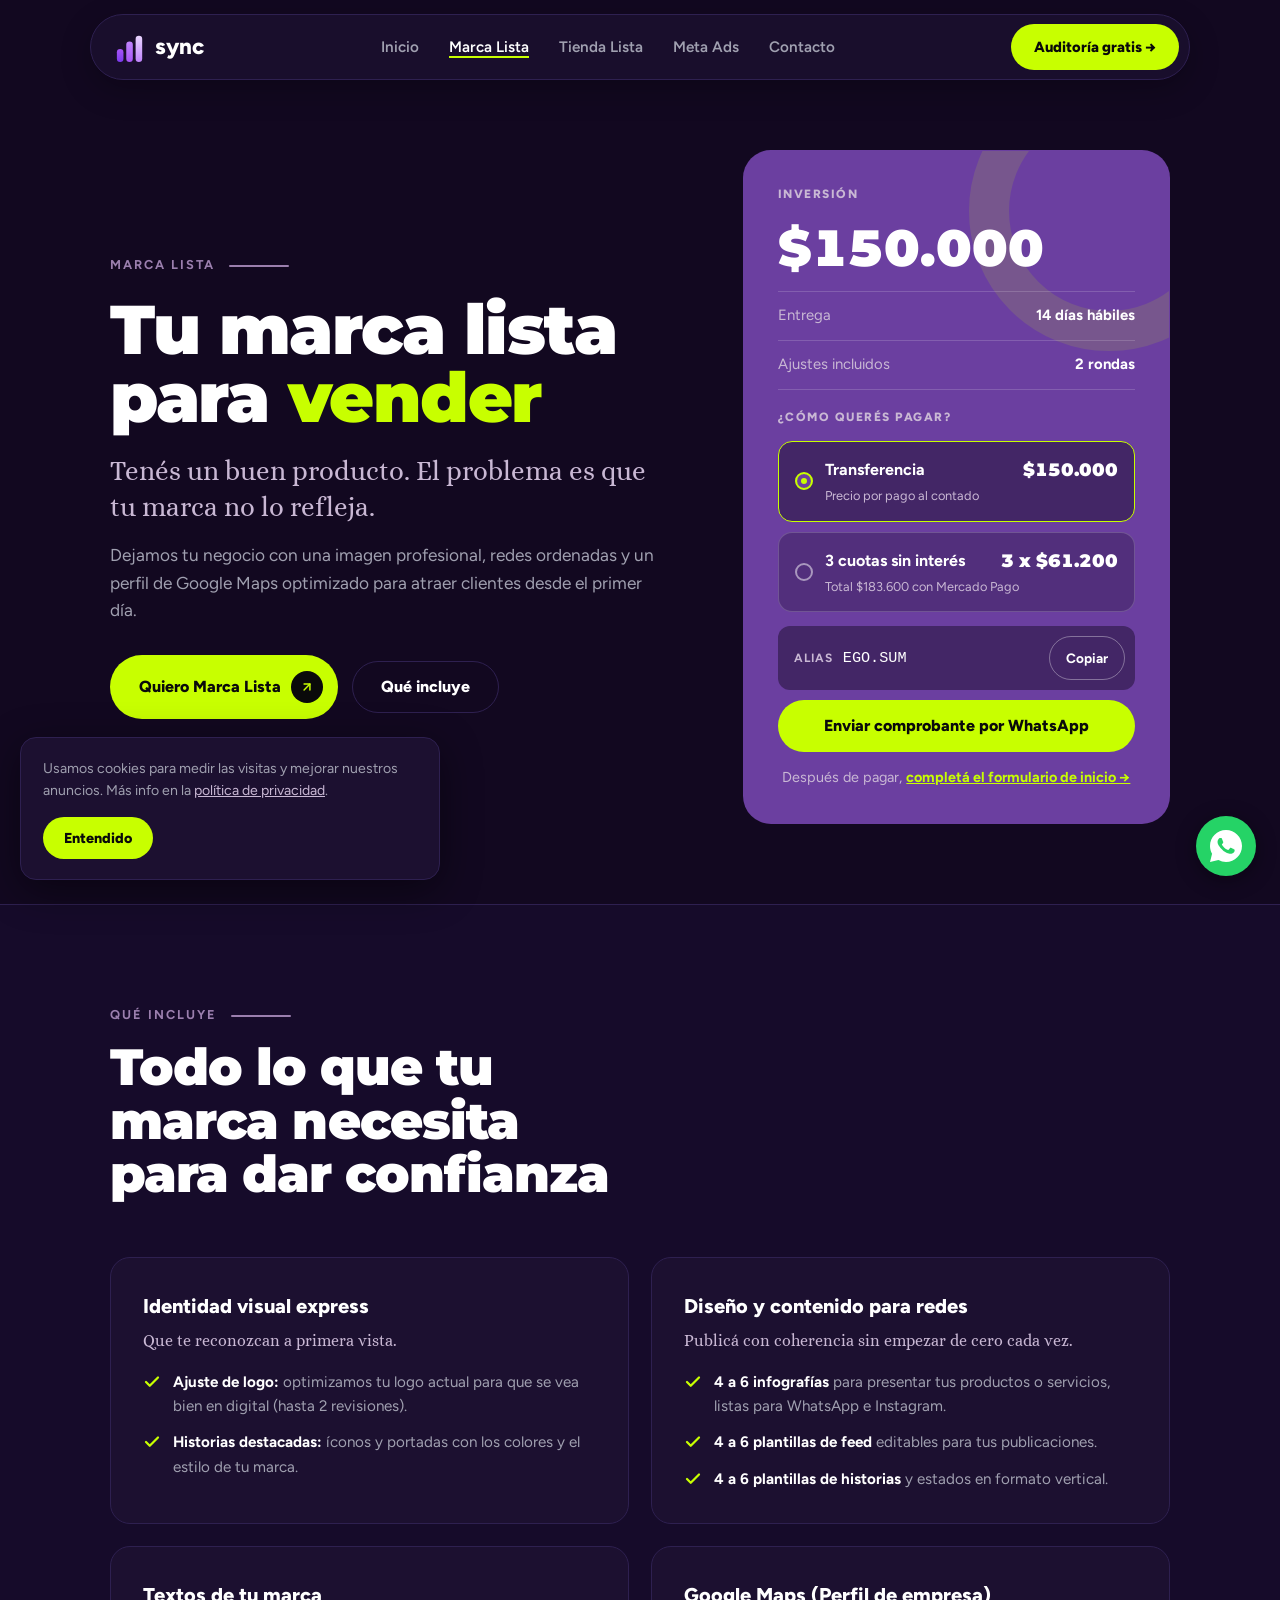
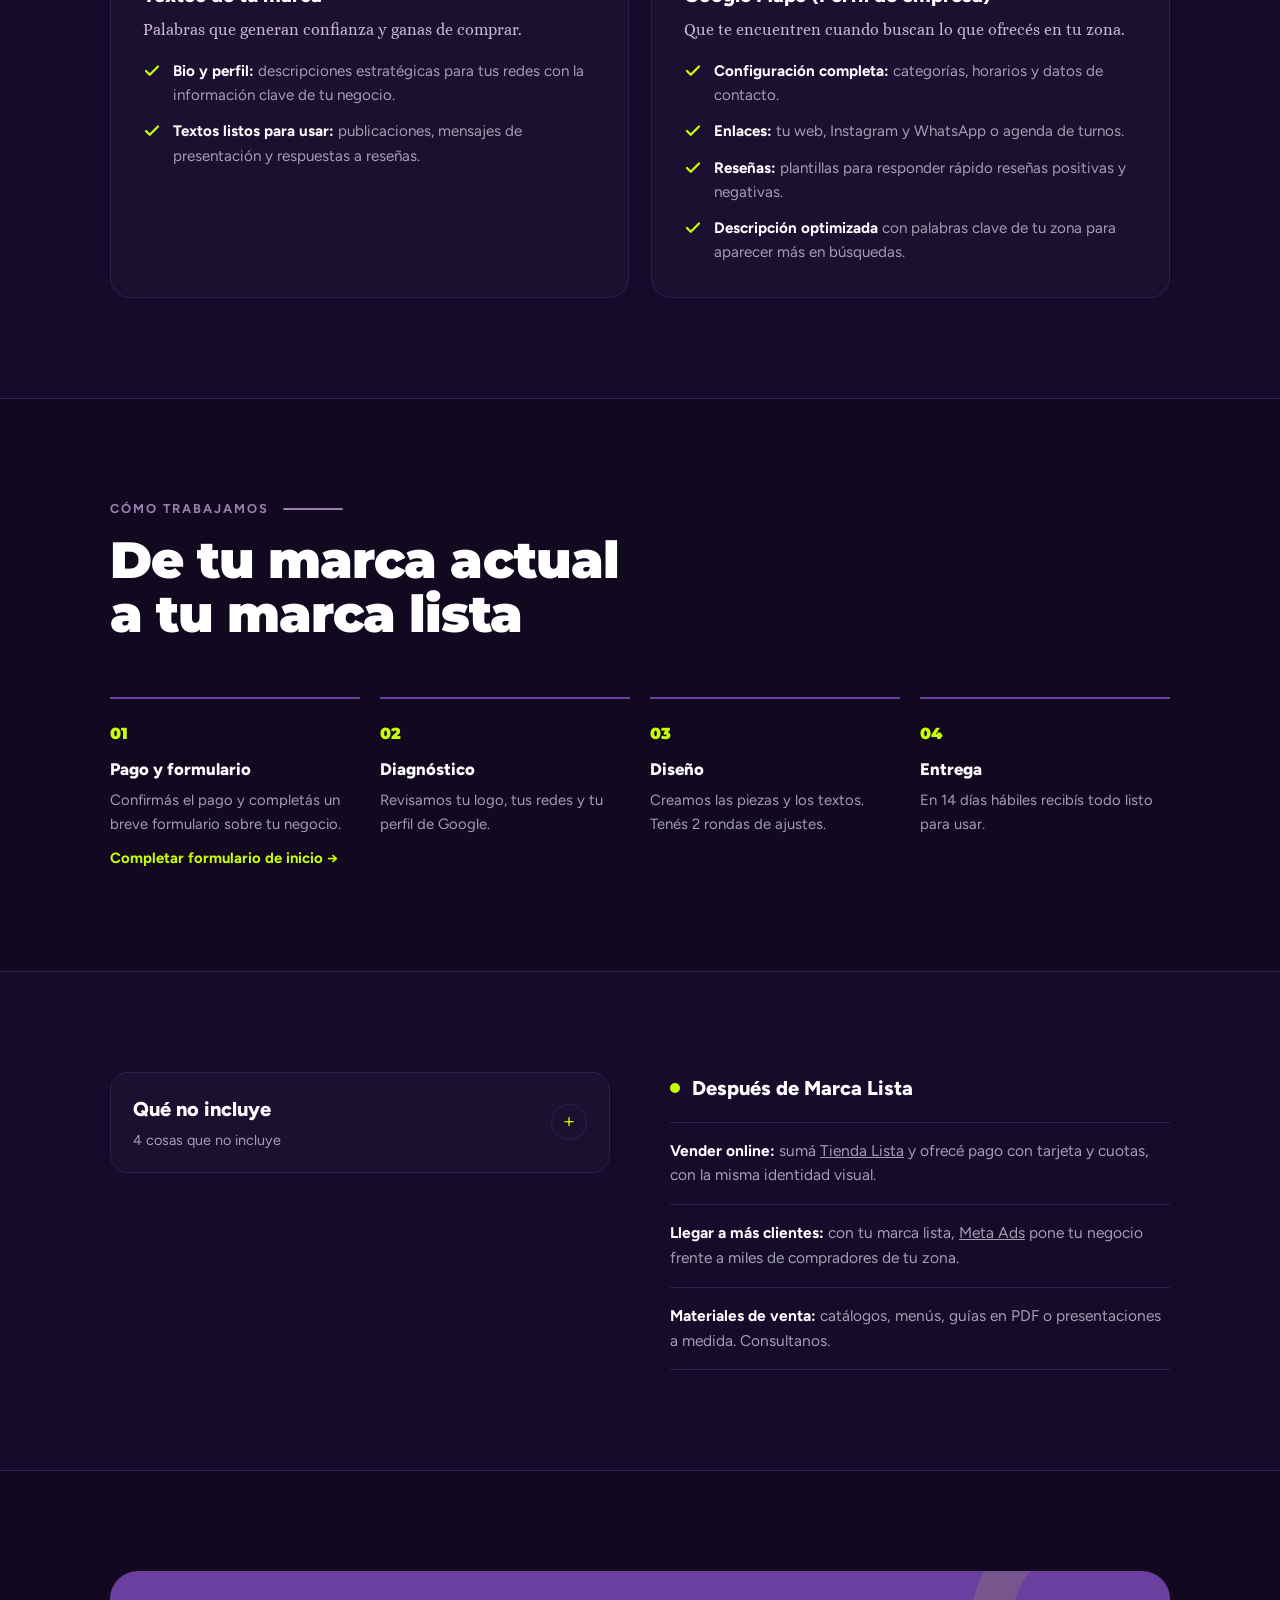
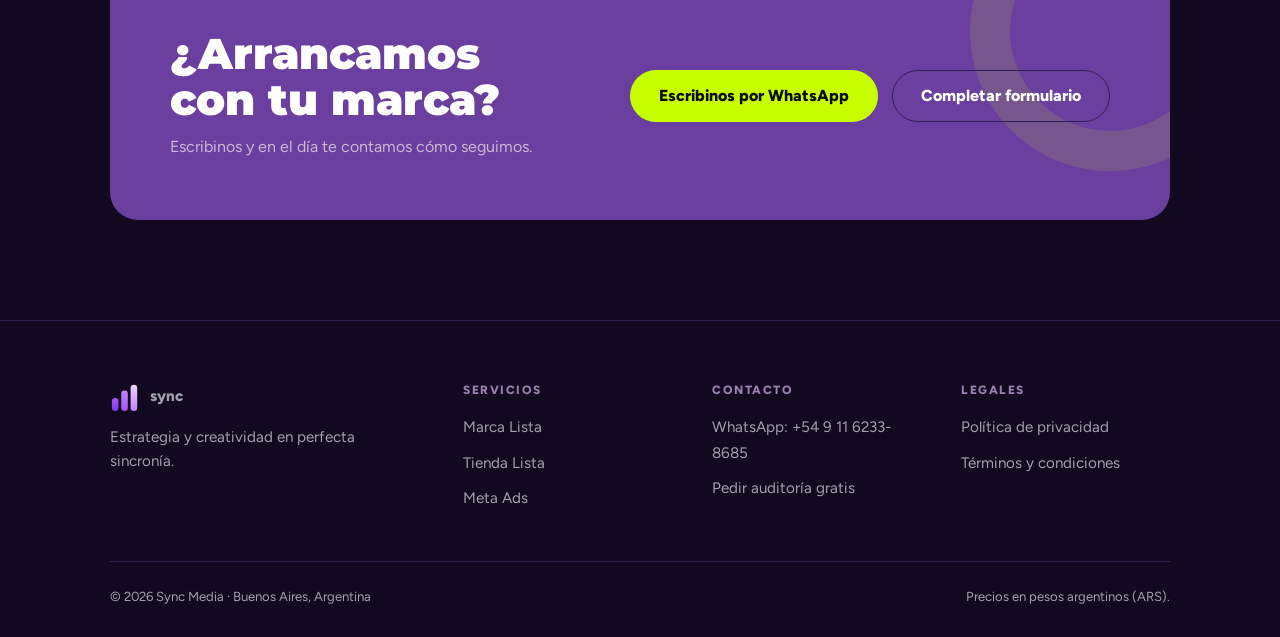
<file: marca-lista.html>
<!DOCTYPE html>
<html lang="es-AR">
<head>
  <!-- Google Tag Manager -->
  <script>(function(w,d,s,l,i){w[l]=w[l]||[];w[l].push({'gtm.start':
  new Date().getTime(),event:'gtm.js'});var f=d.getElementsByTagName(s)[0],
  j=d.createElement(s),dl=l!='dataLayer'?'&l='+l:'';j.async=true;j.src=
  'https://www.googletagmanager.com/gtm.js?id='+i+dl;f.parentNode.insertBefore(j,f);
  })(window,document,'script','dataLayer','GTM-WQXNB7L3');</script>
  <!-- End Google Tag Manager -->
  <meta charset="UTF-8">
  <meta name="viewport" content="width=device-width, initial-scale=1.0, viewport-fit=cover">
  <title>Marca Lista — Imagen profesional para tu negocio | Sync</title>
  <meta name="description" content="Logo optimizado, plantillas para redes, infografías, textos y Google Maps optimizado. ${E(M['precio'])} pago único, entrega en {E(M['plazo_dias_habiles'])} días hábiles.">
  <link rel="canonical" href="https://syncmedia.ar/marca-lista.html">
  <meta name="theme-color" content="#120820">
  <link rel="icon" href="favicon.svg" type="image/svg+xml">

  <!-- Cómo se ve el link al compartirlo en WhatsApp / redes -->
  <meta property="og:title" content="Marca Lista — Imagen profesional para tu negocio | Sync">
  <meta property="og:description" content="Logo optimizado, plantillas para redes, infografías, textos y Google Maps optimizado. ${E(M['precio'])} pago único, entrega en {E(M['plazo_dias_habiles'])} días hábiles.">
  <meta property="og:type" content="website">
  <meta property="og:url" content="https://syncmedia.ar/marca-lista.html">
  <meta property="og:image" content="https://syncmedia.ar/assets/img/og-image.png">
  <meta property="og:locale" content="es_AR">
  <meta name="twitter:card" content="summary_large_image">

  <link rel="preconnect" href="https://fonts.googleapis.com">
  <link rel="preconnect" href="https://fonts.gstatic.com" crossorigin>
  <link href="https://fonts.googleapis.com/css2?family=Montserrat:wght@800;900&family=Figtree:wght@400;500;600;700;800&family=Alice&display=swap" rel="stylesheet">
  <link rel="stylesheet" href="assets/css/styles.css">
</head>
<body data-wa="5491162338685" data-tab="Volvé, tu marca te espera 💜">
<!-- Google Tag Manager (noscript) -->
<noscript><iframe src="https://www.googletagmanager.com/ns.html?id=GTM-WQXNB7L3" height="0" width="0" style="display:none;visibility:hidden"></iframe></noscript>

<header class="nav">
  <div class="wrap nav-inner">
    <a href="index.html" class="logo" aria-label="Sync, ir al inicio">
    <svg viewBox="0 0 32 32" fill="none" aria-hidden="true">
      <rect x="2" y="18" width="7" height="14" rx="3.5" fill="url(#lg1)"/>
      <rect x="12" y="10" width="7" height="22" rx="3.5" fill="url(#lg2)"/>
      <rect x="22" y="4" width="7" height="28" rx="3.5" fill="url(#lg3)"/>
      <defs>
        <linearGradient id="lg1" x1="5.5" y1="18" x2="5.5" y2="32" gradientUnits="userSpaceOnUse"><stop stop-color="#a855f7"/><stop offset="1" stop-color="#7c3aed"/></linearGradient>
        <linearGradient id="lg2" x1="15.5" y1="10" x2="15.5" y2="32" gradientUnits="userSpaceOnUse"><stop stop-color="#c084fc"/><stop offset="1" stop-color="#a855f7"/></linearGradient>
        <linearGradient id="lg3" x1="25.5" y1="4" x2="25.5" y2="32" gradientUnits="userSpaceOnUse"><stop stop-color="#e9d5ff"/><stop offset="1" stop-color="#c084fc"/></linearGradient>
      </defs>
    </svg>
      sync
    </a>
    <nav aria-label="Principal">
      <ul class="nav-links">
        <li><a href="index.html">Inicio</a></li>
        <li><a href="marca-lista.html" aria-current="page">Marca Lista</a></li>
        <li><a href="tienda-lista.html">Tienda Lista</a></li>
        <li><a href="meta-ads.html">Meta Ads</a></li>
        <li><a href="index.html#contacto">Contacto</a></li>
      </ul>
    </nav>
    <a href="index.html#contacto" class="btn btn-primary btn-desktop">Auditoría gratis →</a>
    <button class="nav-hamburger" id="nav-hamburger" aria-label="Abrir menú" aria-expanded="false" aria-controls="nav-mobile-menu">
      <span></span><span></span><span></span>
    </button>
  </div>
</header>

<div class="nav-mobile-menu" id="nav-mobile-menu">
  <a href="index.html">Inicio</a>
  <a href="marca-lista.html">Marca Lista</a>
  <a href="tienda-lista.html">Tienda Lista</a>
  <a href="meta-ads.html">Meta Ads</a>
  <a href="index.html#contacto">Contacto</a>
  <a href="index.html#contacto" class="btn btn-primary">Quiero mi auditoría gratis →</a>
  <p class="nav-mobile-badge">La auditoría de Meta Ads no tiene costo</p>
</div>

<main>

  <section class="wrap page-hero">
    <div class="page-hero-grid">
      <div>
        <div class="section-label">Marca Lista</div>
        <h1>Tu marca lista para <span class="lime">vender</span></h1>
        <p class="hook">Tenés un buen producto. El problema es que tu marca no lo refleja.</p>
        <p class="lead">Dejamos tu negocio con una imagen profesional, redes ordenadas y un perfil de Google Maps optimizado para atraer clientes desde el primer día.</p>
        <div class="btn-row">
          <a href="#" data-wa="Hola, quiero Marca Lista para mi negocio 🚀" class="btn btn-primary">Quiero Marca Lista <span class="arrow-circle"><svg viewBox="0 0 24 24" fill="none" stroke="currentColor" stroke-width="2.5" stroke-linecap="round" stroke-linejoin="round" aria-hidden="true"><line x1="7" y1="17" x2="17" y2="7"/><polyline points="7 7 17 7 17 17"/></svg></span></a>
          <a href="#incluye" class="btn btn-ghost">Qué incluye</a>
        </div>
      </div>
      <aside class="price-box violet" aria-label="Precio">
        <span class="label">Inversión</span>
        <span class="big">$150.000</span>
        <dl class="price-meta">
          <div><dt>Entrega</dt><dd>14 días hábiles</dd></div>
          <div><dt>Ajustes incluidos</dt><dd>2 rondas</dd></div>
        </dl>
        <div class="pay" data-pay>
          <p class="pay-title">¿Cómo querés pagar?</p>
          <div class="pay-options" role="radiogroup" aria-label="Forma de pago">
          <label class="pay-opt">
            <input type="radio" name="pago-marca-lista" value="transferencia" checked>
            <span class="pay-opt-body">
              <span class="pay-opt-name">Transferencia</span>
              <span class="pay-opt-price">$150.000</span>
              <small>Precio por pago al contado</small>
            </span>
          </label>
          <label class="pay-opt">
            <input type="radio" name="pago-marca-lista" value="cuotas">
            <span class="pay-opt-body">
              <span class="pay-opt-name">3 cuotas sin interés</span>
              <span class="pay-opt-price">3 x $61.200</span>
              <small>Total $183.600 con Mercado Pago</small>
            </span>
          </label>
          </div>
          <div class="pay-panel" data-panel="transferencia">
            <div class="alias">
              <span class="alias-label">Alias</span>
              <code class="alias-value">EGO.SUM</code>
              <button type="button" class="alias-copy" data-copy="EGO.SUM">Copiar</button>
            </div>
            <a href="#" data-wa="Hola, te envío el comprobante de transferencia por Marca Lista ($150.000)" class="btn btn-primary">Enviar comprobante por WhatsApp</a>
          </div>
          <div class="pay-panel" data-panel="cuotas" hidden>
            <a href="https://mpago.la/1sZ8w5g" target="_blank" rel="noopener" class="btn btn-primary" data-pago="marca-lista">Pagar 3 x $61.200</a>
          </div>
          <p class="pay-after">Después de pagar, <a href="https://docs.google.com/forms/d/e/1FAIpQLSeE1X52GSmSfkOzUVBUNgvPli_vbbYuerOkcV2L1ms0zd-dmw/viewform?usp=sharing&amp;ouid=102702233650822259091" target="_blank" rel="noopener">completá el formulario de inicio →</a></p>
        </div>
      </aside>
    </div>
  </section>

  <section class="section alt" id="incluye">
    <div class="wrap">
      <div class="section-head">
        <div class="section-label">Qué incluye</div>
        <h2>Todo lo que tu marca necesita para dar confianza</h2>
      </div>
      <div class="include-grid">
        <div class="include-card">
          <h3>Identidad visual express</h3>
          <p class="sub">Que te reconozcan a primera vista.</p>
          <ul>
            <li><span><strong>Ajuste de logo:</strong> optimizamos tu logo actual para que se vea bien en digital (hasta 2 revisiones).</span></li>
            <li><span><strong>Historias destacadas:</strong> íconos y portadas con los colores y el estilo de tu marca.</span></li>
          </ul>
        </div>
        <div class="include-card">
          <h3>Diseño y contenido para redes</h3>
          <p class="sub">Publicá con coherencia sin empezar de cero cada vez.</p>
          <ul>
            <li><span><strong>4 a 6 infografías</strong> para presentar tus productos o servicios, listas para WhatsApp e Instagram.</span></li>
            <li><span><strong>4 a 6 plantillas de feed</strong> editables para tus publicaciones.</span></li>
            <li><span><strong>4 a 6 plantillas de historias</strong> y estados en formato vertical.</span></li>
          </ul>
        </div>
        <div class="include-card">
          <h3>Textos de tu marca</h3>
          <p class="sub">Palabras que generan confianza y ganas de comprar.</p>
          <ul>
            <li><span><strong>Bio y perfil:</strong> descripciones estratégicas para tus redes con la información clave de tu negocio.</span></li>
            <li><span><strong>Textos listos para usar:</strong> publicaciones, mensajes de presentación y respuestas a reseñas.</span></li>
          </ul>
        </div>
        <div class="include-card">
          <h3>Google Maps (Perfil de empresa)</h3>
          <p class="sub">Que te encuentren cuando buscan lo que ofrecés en tu zona.</p>
          <ul>
            <li><span><strong>Configuración completa:</strong> categorías, horarios y datos de contacto.</span></li>
            <li><span><strong>Enlaces:</strong> tu web, Instagram y WhatsApp o agenda de turnos.</span></li>
            <li><span><strong>Reseñas:</strong> plantillas para responder rápido reseñas positivas y negativas.</span></li>
            <li><span><strong>Descripción optimizada</strong> con palabras clave de tu zona para aparecer más en búsquedas.</span></li>
          </ul>
        </div>
      </div>
    </div>
  </section>

  <section class="section">
    <div class="wrap">
      <div class="section-head">
        <div class="section-label">Cómo trabajamos</div>
        <h2>De tu marca actual a tu marca lista</h2>
      </div>
      <div class="steps">
        <div class="step"><h3>Pago y formulario</h3><p>Confirmás el pago y completás un breve formulario sobre tu negocio. <a href="https://docs.google.com/forms/d/e/1FAIpQLSeE1X52GSmSfkOzUVBUNgvPli_vbbYuerOkcV2L1ms0zd-dmw/viewform?usp=sharing&amp;ouid=102702233650822259091" target="_blank" rel="noopener" class="step-link">Completar formulario de inicio →</a></p></div>
        <div class="step"><h3>Diagnóstico</h3><p>Revisamos tu logo, tus redes y tu perfil de Google.</p></div>
        <div class="step"><h3>Diseño</h3><p>Creamos las piezas y los textos. Tenés 2 rondas de ajustes.</p></div>
        <div class="step"><h3>Entrega</h3><p>En 14 días hábiles recibís todo listo para usar.</p></div>
      </div>
    </div>
  </section>

  <section class="section alt">
    <div class="wrap two-col">
      <div>

        <details class="noinc">
          <summary>
            <span class="noinc-title">Qué no incluye</span>
            <span class="noinc-count">4 cosas que no incluye</span>
          </summary>
          <ul class="noinc-list">
            <li><strong>Logo desde cero</strong><span>Ajustamos tu logo actual, no diseñamos uno nuevo</span></li>
            <li><strong>Manual de marca</strong><span>No armamos un manual corporativo completo</span></li>
            <li><strong>Fotos o video</strong><span>No hacemos sesiones de fotos ni producción de video</span></li>
            <li><strong>Manejo diario de redes</strong><span>Publicar y responder comentarios y mensajes</span></li>
          </ul>
        </details>
      </div>
      <div>
        <h2 class="list-title"><span class="dot"></span>Después de Marca Lista</h2>
        <ul class="plain-list">
          <li><strong>Vender online:</strong> sumá <a href="tienda-lista.html">Tienda Lista</a> y ofrecé pago con tarjeta y cuotas, con la misma identidad visual.</li>
          <li><strong>Llegar a más clientes:</strong> con tu marca lista, <a href="meta-ads.html">Meta Ads</a> pone tu negocio frente a miles de compradores de tu zona.</li>
          <li><strong>Materiales de venta:</strong> catálogos, menús, guías en PDF o presentaciones a medida. Consultanos.</li>
        </ul>
      </div>
    </div>
  </section>

  <section class="section">
    <div class="wrap">
      <div class="cta-band">
        <div>
          <h2>¿Arrancamos con tu marca?</h2>
          <p>Escribinos y en el día te contamos cómo seguimos.</p>
        </div>
        <div class="btn-row">
          <a href="#" data-wa="Hola, quiero Marca Lista para mi negocio 🚀" class="btn btn-primary">Escribinos por WhatsApp</a>
          <a href="index.html?servicio=marca-lista#contacto" class="btn btn-ghost">Completar formulario</a>
        </div>
      </div>
    </div>
  </section>
</main>

<footer class="footer">
  <div class="wrap">
    <div class="footer-grid">
      <div>
        <a href="index.html" class="logo" aria-label="Sync, ir al inicio">
        <svg viewBox="0 0 32 32" fill="none" aria-hidden="true">
      <rect x="2" y="18" width="7" height="14" rx="3.5" fill="url(#lf1)"/>
      <rect x="12" y="10" width="7" height="22" rx="3.5" fill="url(#lf2)"/>
      <rect x="22" y="4" width="7" height="28" rx="3.5" fill="url(#lf3)"/>
      <defs>
        <linearGradient id="lf1" x1="5.5" y1="18" x2="5.5" y2="32" gradientUnits="userSpaceOnUse"><stop stop-color="#a855f7"/><stop offset="1" stop-color="#7c3aed"/></linearGradient>
        <linearGradient id="lf2" x1="15.5" y1="10" x2="15.5" y2="32" gradientUnits="userSpaceOnUse"><stop stop-color="#c084fc"/><stop offset="1" stop-color="#a855f7"/></linearGradient>
        <linearGradient id="lf3" x1="25.5" y1="4" x2="25.5" y2="32" gradientUnits="userSpaceOnUse"><stop stop-color="#e9d5ff"/><stop offset="1" stop-color="#c084fc"/></linearGradient>
      </defs>
    </svg>
          sync
        </a>
        <p class="footer-claim">Estrategia y creatividad en perfecta sincronía.</p>
      </div>
      <div>
        <h2>Servicios</h2>
        <ul>
          <li><a href="marca-lista.html">Marca Lista</a></li>
          <li><a href="tienda-lista.html">Tienda Lista</a></li>
          <li><a href="meta-ads.html">Meta Ads</a></li>
        </ul>
      </div>
      <div>
        <h2>Contacto</h2>
        <ul>
          <li><a href="#" data-wa="Hola, quiero saber más sobre sus servicios 🚀">WhatsApp: +54 9 11 6233-8685</a></li>
          <li><a href="index.html#contacto">Pedir auditoría gratis</a></li>
        </ul>
      </div>
      <div>
        <h2>Legales</h2>
        <ul>
          <li><a href="privacidad.html">Política de privacidad</a></li>
          <li><a href="terminos.html">Términos y condiciones</a></li>
        </ul>
      </div>
    </div>
    <div class="footer-bottom">
      <span>© <span data-year>2026</span> Sync Media · Buenos Aires, Argentina</span>
      <span>Precios en pesos argentinos (ARS).</span>
    </div>
  </div>
</footer>

<div class="sticky-cta-bar" id="sticky-cta">
  <a data-wa="Hola, quiero Marca Lista para mi negocio 🚀" href="#" class="btn btn-primary">Quiero Marca Lista →</a>
</div>

<a href="#" data-wa="Hola, quiero saber más sobre sus servicios 🚀" class="whatsapp-fab" aria-label="Escribinos por WhatsApp">
  <svg viewBox="0 0 60 60" aria-hidden="true">
    <circle cx="30" cy="30" r="30" fill="#25D366"/>
    <path d="M30 14C21.163 14 14 21.163 14 30c0 2.84.752 5.504 2.063 7.808L14 46l8.428-2.035A15.93 15.93 0 0030 46c8.837 0 16-7.163 16-16S38.837 14 30 14zm8.295 21.728c-.352.988-2.06 1.892-2.836 2.012-.726.112-1.64.16-2.647-.167-.609-.197-1.392-.46-2.39-.902-4.208-1.816-6.957-6.072-7.168-6.353-.21-.28-1.72-2.287-1.72-4.363s1.088-3.093 1.475-3.515c.387-.422.845-.527 1.127-.527.282 0 .563.003.81.014.26.012.608-.098.952.727.352.843 1.196 2.918 1.302 3.129.105.211.176.456.035.737-.14.28-.21.457-.42.703-.21.246-.44.55-.633.739-.21.21-.43.436-.185.854.246.42 1.093 1.8 2.347 2.918 1.612 1.437 2.97 1.883 3.39 2.094.42.21.667.176.912-.106.246-.28 1.053-1.23 1.335-1.65.28-.422.56-.352.946-.211.386.14 2.45 1.156 2.87 1.365.422.21.703.316.808.493.104.175.104 1.01-.248 1.998z" fill="#fff"/>
  </svg>
</a>

<div class="cookie-banner" id="cookie-banner" role="region" aria-label="Aviso de cookies" hidden>
  <p>Usamos cookies para medir las visitas y mejorar nuestros anuncios. Más info en la <a href="privacidad.html">política de privacidad</a>.</p>
  <button type="button" class="btn btn-primary">Entendido</button>
</div>

<script src="assets/js/main.js" defer></script>
</body>
</html>
</file>
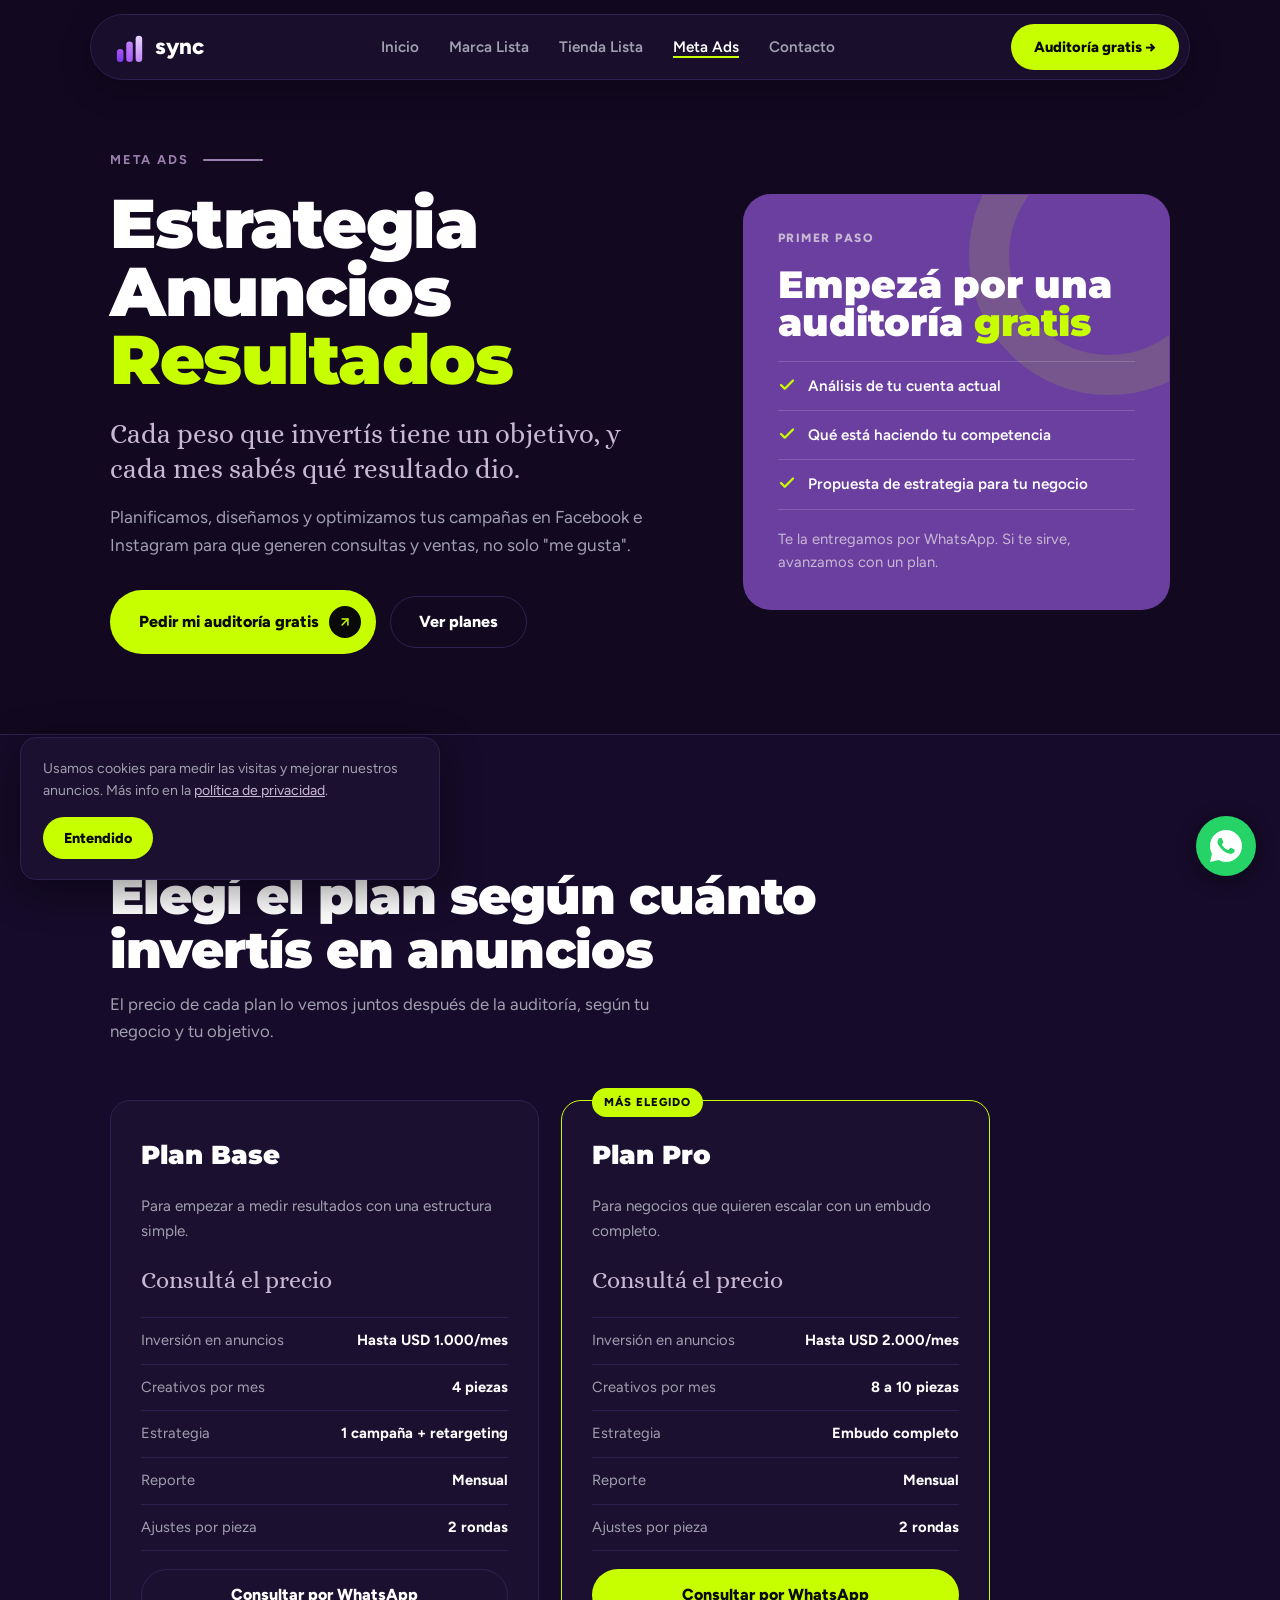
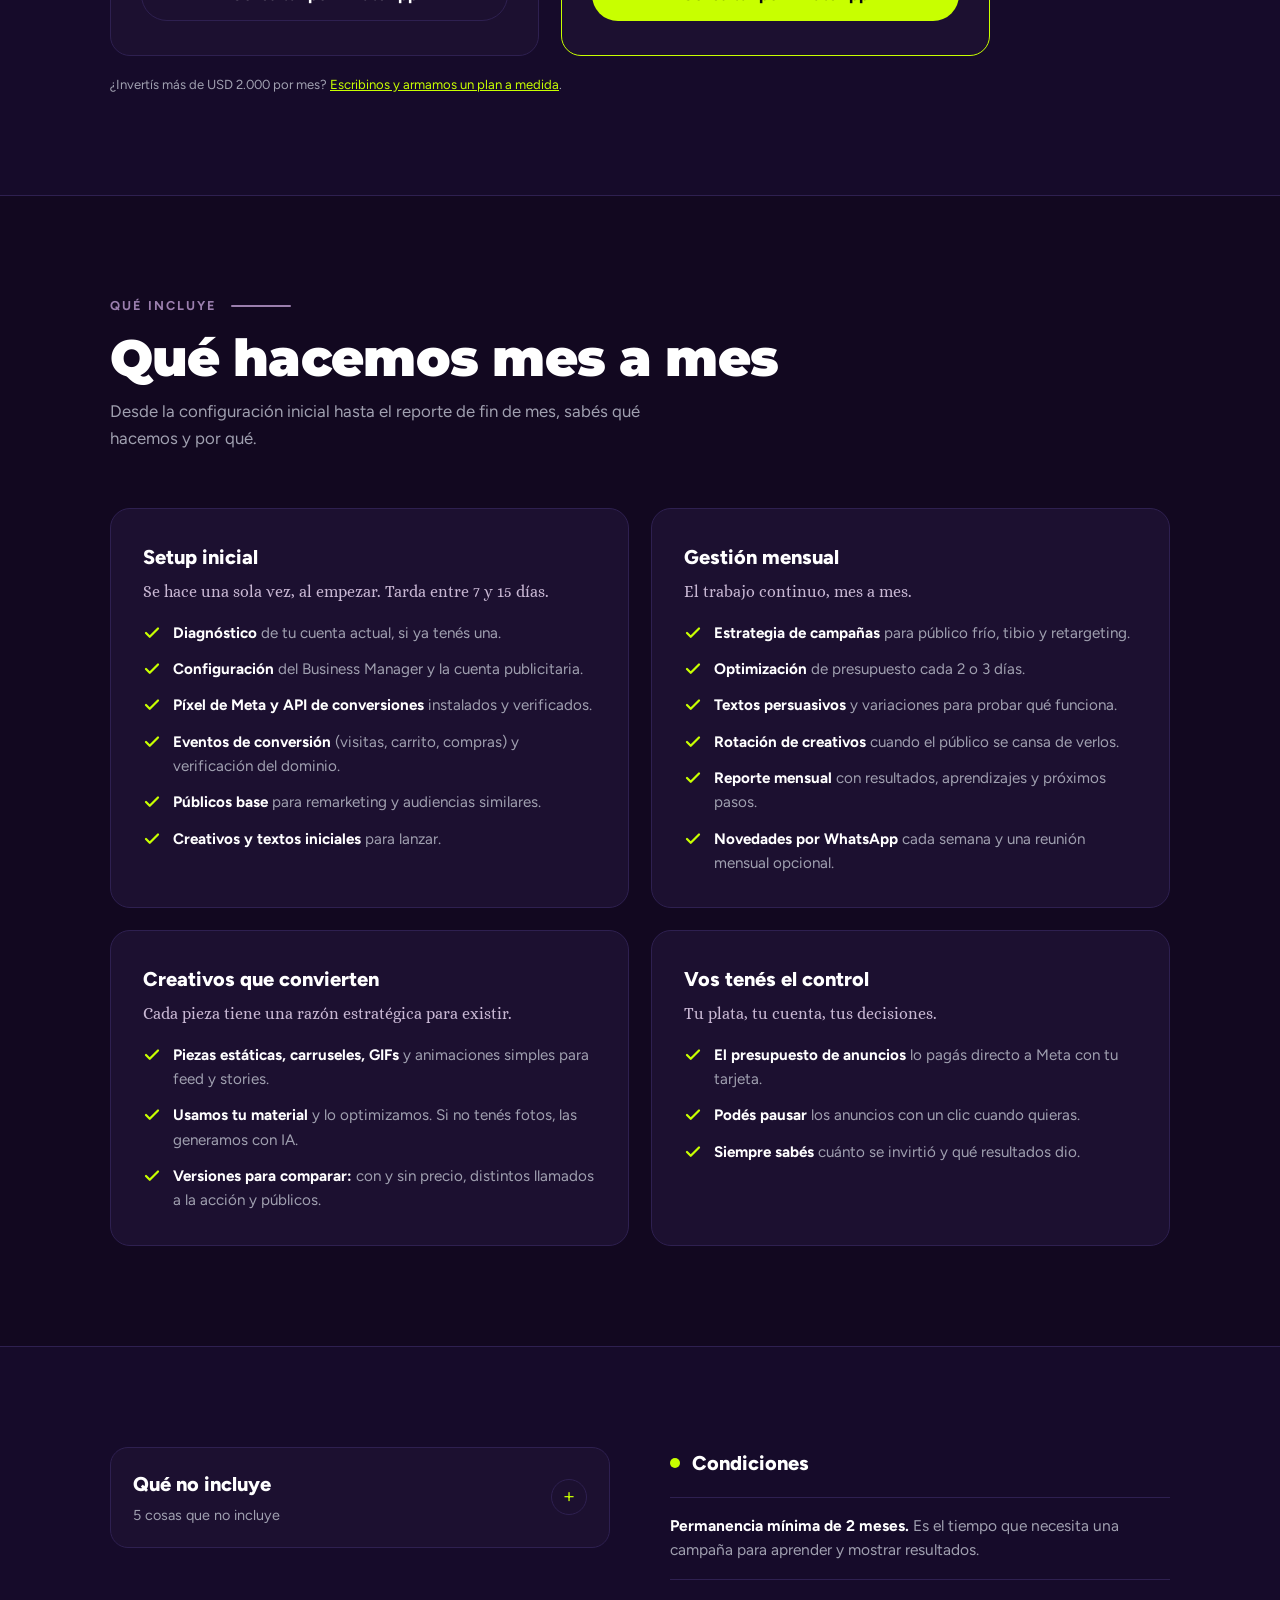
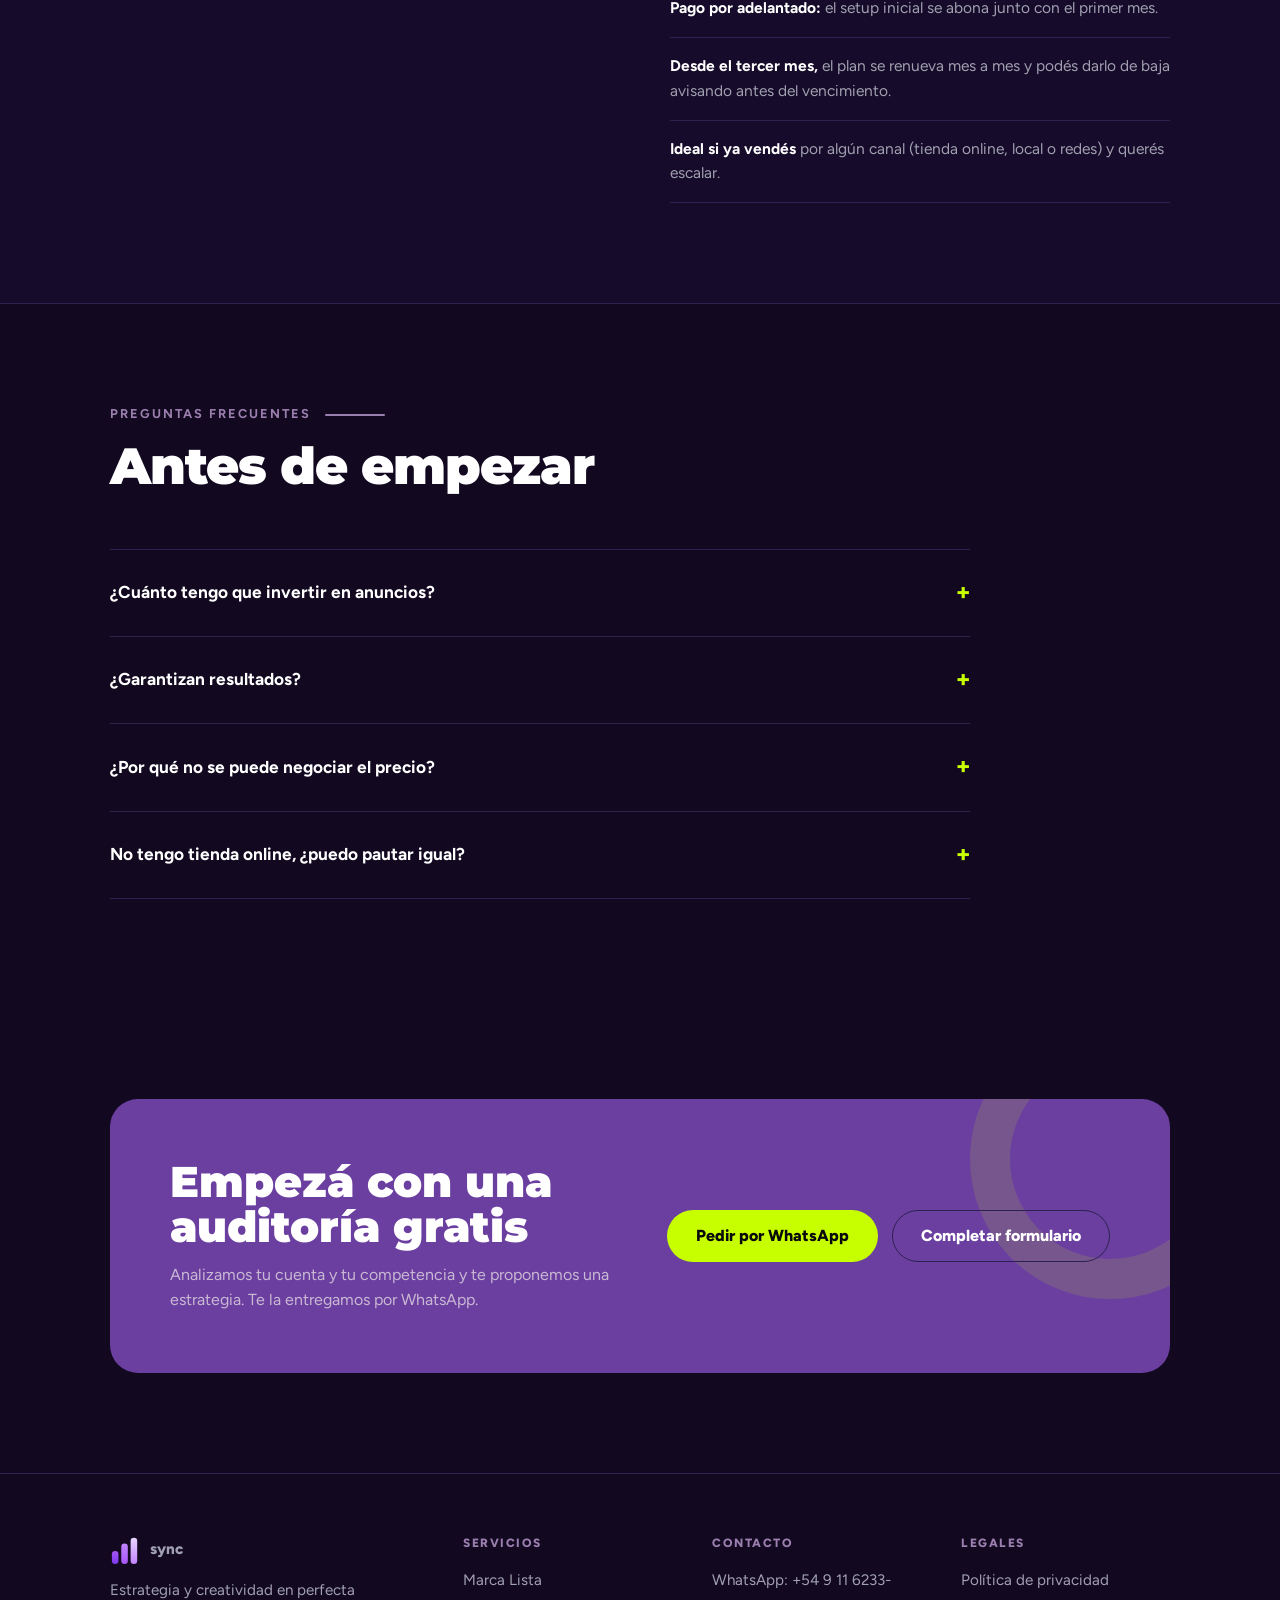
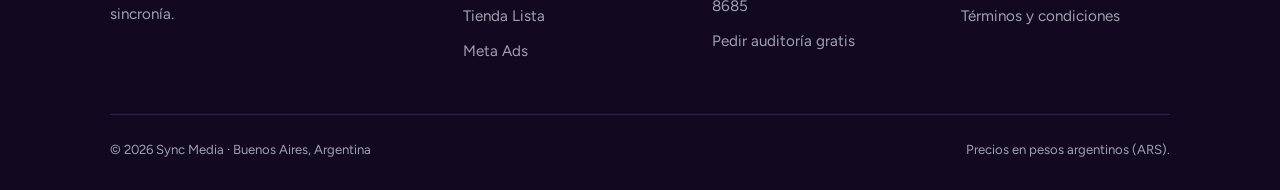
<file: meta-ads.html>
<!DOCTYPE html>
<html lang="es-AR">
<head>
  <!-- Google Tag Manager -->
  <script>(function(w,d,s,l,i){w[l]=w[l]||[];w[l].push({'gtm.start':
  new Date().getTime(),event:'gtm.js'});var f=d.getElementsByTagName(s)[0],
  j=d.createElement(s),dl=l!='dataLayer'?'&l='+l:'';j.async=true;j.src=
  'https://www.googletagmanager.com/gtm.js?id='+i+dl;f.parentNode.insertBefore(j,f);
  })(window,document,'script','dataLayer','GTM-WQXNB7L3');</script>
  <!-- End Google Tag Manager -->
  <meta charset="UTF-8">
  <meta name="viewport" content="width=device-width, initial-scale=1.0, viewport-fit=cover">
  <title>Meta Ads — Gestión de anuncios en Facebook e Instagram | Sync</title>
  <meta name="description" content="Gestión profesional de campañas en Facebook e Instagram con creativos diseñados para convertir. Pedí tu auditoría gratis por WhatsApp.">
  <link rel="canonical" href="https://syncmedia.ar/meta-ads.html">
  <meta name="theme-color" content="#120820">
  <link rel="icon" href="favicon.svg" type="image/svg+xml">

  <!-- Cómo se ve el link al compartirlo en WhatsApp / redes -->
  <meta property="og:title" content="Meta Ads — Gestión de anuncios en Facebook e Instagram | Sync">
  <meta property="og:description" content="Gestión profesional de campañas en Facebook e Instagram con creativos diseñados para convertir. Pedí tu auditoría gratis por WhatsApp.">
  <meta property="og:type" content="website">
  <meta property="og:url" content="https://syncmedia.ar/meta-ads.html">
  <meta property="og:image" content="https://syncmedia.ar/assets/img/og-image.png">
  <meta property="og:locale" content="es_AR">
  <meta name="twitter:card" content="summary_large_image">

  <link rel="preconnect" href="https://fonts.googleapis.com">
  <link rel="preconnect" href="https://fonts.gstatic.com" crossorigin>
  <link href="https://fonts.googleapis.com/css2?family=Montserrat:wght@800;900&family=Figtree:wght@400;500;600;700;800&family=Alice&display=swap" rel="stylesheet">
  <link rel="stylesheet" href="assets/css/styles.css">
</head>
<body data-wa="5491162338685" data-tab="Volvé, tu marca te espera 💜">
<!-- Google Tag Manager (noscript) -->
<noscript><iframe src="https://www.googletagmanager.com/ns.html?id=GTM-WQXNB7L3" height="0" width="0" style="display:none;visibility:hidden"></iframe></noscript>

<header class="nav">
  <div class="wrap nav-inner">
    <a href="index.html" class="logo" aria-label="Sync, ir al inicio">
    <svg viewBox="0 0 32 32" fill="none" aria-hidden="true">
      <rect x="2" y="18" width="7" height="14" rx="3.5" fill="url(#lg1)"/>
      <rect x="12" y="10" width="7" height="22" rx="3.5" fill="url(#lg2)"/>
      <rect x="22" y="4" width="7" height="28" rx="3.5" fill="url(#lg3)"/>
      <defs>
        <linearGradient id="lg1" x1="5.5" y1="18" x2="5.5" y2="32" gradientUnits="userSpaceOnUse"><stop stop-color="#a855f7"/><stop offset="1" stop-color="#7c3aed"/></linearGradient>
        <linearGradient id="lg2" x1="15.5" y1="10" x2="15.5" y2="32" gradientUnits="userSpaceOnUse"><stop stop-color="#c084fc"/><stop offset="1" stop-color="#a855f7"/></linearGradient>
        <linearGradient id="lg3" x1="25.5" y1="4" x2="25.5" y2="32" gradientUnits="userSpaceOnUse"><stop stop-color="#e9d5ff"/><stop offset="1" stop-color="#c084fc"/></linearGradient>
      </defs>
    </svg>
      sync
    </a>
    <nav aria-label="Principal">
      <ul class="nav-links">
        <li><a href="index.html">Inicio</a></li>
        <li><a href="marca-lista.html">Marca Lista</a></li>
        <li><a href="tienda-lista.html">Tienda Lista</a></li>
        <li><a href="meta-ads.html" aria-current="page">Meta Ads</a></li>
        <li><a href="index.html#contacto">Contacto</a></li>
      </ul>
    </nav>
    <a href="index.html#contacto" class="btn btn-primary btn-desktop">Auditoría gratis →</a>
    <button class="nav-hamburger" id="nav-hamburger" aria-label="Abrir menú" aria-expanded="false" aria-controls="nav-mobile-menu">
      <span></span><span></span><span></span>
    </button>
  </div>
</header>

<div class="nav-mobile-menu" id="nav-mobile-menu">
  <a href="index.html">Inicio</a>
  <a href="marca-lista.html">Marca Lista</a>
  <a href="tienda-lista.html">Tienda Lista</a>
  <a href="meta-ads.html">Meta Ads</a>
  <a href="index.html#contacto">Contacto</a>
  <a href="index.html#contacto" class="btn btn-primary">Quiero mi auditoría gratis →</a>
  <p class="nav-mobile-badge">La auditoría de Meta Ads no tiene costo</p>
</div>

<main>

  <section class="wrap page-hero">
    <div class="page-hero-grid">
      <div>
        <div class="section-label">Meta Ads</div>
        <h1>Estrategia<br>Anuncios<br><span class="lime">Resultados</span></h1>
        <p class="hook">Cada peso que invertís tiene un objetivo, y cada mes sabés qué resultado dio.</p>
        <p class="lead">Planificamos, diseñamos y optimizamos tus campañas en Facebook e Instagram para que generen consultas y ventas, no solo "me gusta".</p>
        <div class="btn-row">
          <a href="index.html?servicio=auditoria#contacto" class="btn btn-primary">Pedir mi auditoría gratis <span class="arrow-circle"><svg viewBox="0 0 24 24" fill="none" stroke="currentColor" stroke-width="2.5" stroke-linecap="round" stroke-linejoin="round" aria-hidden="true"><line x1="7" y1="17" x2="17" y2="7"/><polyline points="7 7 17 7 17 17"/></svg></span></a>
          <a href="#planes" class="btn btn-ghost">Ver planes</a>
        </div>
      </div>
      <aside class="price-box violet" aria-label="Auditoría gratis">
        <span class="label">Primer paso</span>
        <span class="big" style="font-size:clamp(1.8rem,3.2vw,2.4rem)">Empezá por una auditoría <span class="lime">gratis</span></span>
        <ul class="audit-list">
          <li>Análisis de tu cuenta actual</li>
          <li>Qué está haciendo tu competencia</li>
          <li>Propuesta de estrategia para tu negocio</li>
        </ul>
        <p class="audit-note">Te la entregamos por WhatsApp. Si te sirve, avanzamos con un plan.</p>
      </aside>
    </div>
  </section>

  <section class="section alt" id="planes">
    <div class="wrap">
      <div class="section-head">
        <div class="section-label">Planes mensuales</div>
        <h2>Elegí el plan según cuánto invertís en anuncios</h2>
        <p>El precio de cada plan lo vemos juntos después de la auditoría, según tu negocio y tu objetivo.</p>
      </div>
      <div class="plans" style="grid-template-columns:repeat(auto-fit,minmax(min(100%,320px),1fr));max-width:880px">
        
        <article class="plan glow-card">
          
          <h3>Plan Base</h3>
          <p class="for">Para empezar a medir resultados con una estructura simple.</p>
          <span class="consult">Consultá el precio</span>
          <dl>
            <div><dt>Inversión en anuncios</dt><dd>Hasta USD 1.000/mes</dd></div>
            <div><dt>Creativos por mes</dt><dd>4 piezas</dd></div>
            <div><dt>Estrategia</dt><dd>1 campaña + retargeting</dd></div>
            <div><dt>Reporte</dt><dd>Mensual</dd></div>
            <div><dt>Ajustes por pieza</dt><dd>2 rondas</dd></div>
          </dl>
          <a href="#" data-wa="Hola, quiero consultar por el Plan Base de Meta Ads" class="btn btn-ghost">Consultar por WhatsApp</a>
        </article>
        
        <article class="plan glow-card featured">
          <span class="ribbon">Más elegido</span>
          <h3>Plan Pro</h3>
          <p class="for">Para negocios que quieren escalar con un embudo completo.</p>
          <span class="consult">Consultá el precio</span>
          <dl>
            <div><dt>Inversión en anuncios</dt><dd>Hasta USD 2.000/mes</dd></div>
            <div><dt>Creativos por mes</dt><dd>8 a 10 piezas</dd></div>
            <div><dt>Estrategia</dt><dd>Embudo completo</dd></div>
            <div><dt>Reporte</dt><dd>Mensual</dd></div>
            <div><dt>Ajustes por pieza</dt><dd>2 rondas</dd></div>
          </dl>
          <a href="#" data-wa="Hola, quiero consultar por el Plan Pro de Meta Ads" class="btn btn-primary">Consultar por WhatsApp</a>
        </article>
      </div>
      <p class="fine">¿Invertís más de USD 2.000 por mes? <a href="#" data-wa="Hola, invierto más de USD 2.000 por mes en anuncios y quiero un plan a medida" style="color:var(--lime)">Escribinos y armamos un plan a medida</a>.</p>
    </div>
  </section>

  <section class="section" id="incluye">
    <div class="wrap">
      <div class="section-head">
        <div class="section-label">Qué incluye</div>
        <h2>Qué hacemos mes a mes</h2>
        <p>Desde la configuración inicial hasta el reporte de fin de mes, sabés qué hacemos y por qué.</p>
      </div>
      <div class="include-grid">
        <div class="include-card">
          <h3>Setup inicial</h3>
          <p class="sub">Se hace una sola vez, al empezar. Tarda entre 7 y 15 días.</p>
          <ul>
            <li><span><strong>Diagnóstico</strong> de tu cuenta actual, si ya tenés una.</span></li>
            <li><span><strong>Configuración</strong> del Business Manager y la cuenta publicitaria.</span></li>
            <li><span><strong>Píxel de Meta y API de conversiones</strong> instalados y verificados.</span></li>
            <li><span><strong>Eventos de conversión</strong> (visitas, carrito, compras) y verificación del dominio.</span></li>
            <li><span><strong>Públicos base</strong> para remarketing y audiencias similares.</span></li>
            <li><span><strong>Creativos y textos iniciales</strong> para lanzar.</span></li>
          </ul>
        </div>
        <div class="include-card">
          <h3>Gestión mensual</h3>
          <p class="sub">El trabajo continuo, mes a mes.</p>
          <ul>
            <li><span><strong>Estrategia de campañas</strong> para público frío, tibio y retargeting.</span></li>
            <li><span><strong>Optimización</strong> de presupuesto cada 2 o 3 días.</span></li>
            <li><span><strong>Textos persuasivos</strong> y variaciones para probar qué funciona.</span></li>
            <li><span><strong>Rotación de creativos</strong> cuando el público se cansa de verlos.</span></li>
            <li><span><strong>Reporte mensual</strong> con resultados, aprendizajes y próximos pasos.</span></li>
            <li><span><strong>Novedades por WhatsApp</strong> cada semana y una reunión mensual opcional.</span></li>
          </ul>
        </div>
        <div class="include-card">
          <h3>Creativos que convierten</h3>
          <p class="sub">Cada pieza tiene una razón estratégica para existir.</p>
          <ul>
            <li><span><strong>Piezas estáticas, carruseles, GIFs</strong> y animaciones simples para feed y stories.</span></li>
            <li><span><strong>Usamos tu material</strong> y lo optimizamos. Si no tenés fotos, las generamos con IA.</span></li>
            <li><span><strong>Versiones para comparar:</strong> con y sin precio, distintos llamados a la acción y públicos.</span></li>
          </ul>
        </div>
        <div class="include-card">
          <h3>Vos tenés el control</h3>
          <p class="sub">Tu plata, tu cuenta, tus decisiones.</p>
          <ul>
            <li><span><strong>El presupuesto de anuncios</strong> lo pagás directo a Meta con tu tarjeta.</span></li>
            <li><span><strong>Podés pausar</strong> los anuncios con un clic cuando quieras.</span></li>
            <li><span><strong>Siempre sabés</strong> cuánto se invirtió y qué resultados dio.</span></li>
          </ul>
        </div>
      </div>
    </div>
  </section>

  <section class="section alt">
    <div class="wrap two-col">
      <div>

        <details class="noinc">
          <summary>
            <span class="noinc-title">Qué no incluye</span>
            <span class="noinc-count">5 cosas que no incluye</span>
          </summary>
          <ul class="noinc-list">
            <li><strong>Presupuesto de anuncios</strong><span>Lo pagás directo a Meta, junto con los impuestos de tu banco</span></li>
            <li><strong>Otras plataformas</strong><span>Como Google Ads o TikTok Ads</span></li>
            <li><strong>Video y Reels</strong><span>No producimos ni editamos video</span></li>
            <li><strong>Cambios en tu web</strong><span>Te marcamos los problemas, pero no la programamos</span></li>
            <li><strong>Manejo diario de redes</strong><span>Comentarios y mensajes</span></li>
          </ul>
        </details>
      </div>
      <div>
        <h2 class="list-title"><span class="dot"></span>Condiciones</h2>
        <ul class="plain-list">
          <li><strong>Permanencia mínima de 2 meses.</strong> Es el tiempo que necesita una campaña para aprender y mostrar resultados.</li>
          <li><strong>Pago por adelantado:</strong> el setup inicial se abona junto con el primer mes.</li>
          <li><strong>Desde el tercer mes,</strong> el plan se renueva mes a mes y podés darlo de baja avisando antes del vencimiento.</li>
          <li><strong>Ideal si ya vendés</strong> por algún canal (tienda online, local o redes) y querés escalar.</li>
        </ul>
      </div>
    </div>
  </section>

  <section class="section">
    <div class="wrap">
      <div class="section-head">
        <div class="section-label">Preguntas frecuentes</div>
        <h2>Antes de empezar</h2>
      </div>
      <div class="faq">
        <details>
          <summary>¿Cuánto tengo que invertir en anuncios?</summary>
          <p class="answer">Depende de tu rubro y tu objetivo. En la auditoría gratis te recomendamos un presupuesto realista para tu negocio.</p>
        </details>
        <details>
          <summary>¿Garantizan resultados?</summary>
          <p class="answer">Ninguna agencia seria puede garantizar ventas, porque influyen cosas que no controlamos, como el mercado o la temporada. Lo que sí garantizamos es el trabajo: entregas en fecha, reportes claros y la mejor estrategia para cada peso que invertís.</p>
        </details>
        <details>
          <summary>¿Por qué no se puede negociar el precio?</summary>
          <p class="answer">Nuestros precios están calculados para hacer el trabajo bien. Si el presupuesto es una limitación, el Plan Base es una buena forma de empezar a medir resultados.</p>
        </details>
        <details>
          <summary>No tengo tienda online, ¿puedo pautar igual?</summary>
          <p class="answer">Sí, podés recibir consultas por WhatsApp o Instagram. Si querés vender directo desde los anuncios, te conviene sumar <a href="tienda-lista.html" style="color:var(--lime)">Tienda Lista</a>: la dejamos con el Píxel instalado, lista para pautar.</p>
        </details>
      </div>
    </div>
  </section>

  <section class="section">
    <div class="wrap">
      <div class="cta-band">
        <div>
          <h2>Empezá con una auditoría gratis</h2>
          <p>Analizamos tu cuenta y tu competencia y te proponemos una estrategia. Te la entregamos por WhatsApp.</p>
        </div>
        <div class="btn-row">
          <a href="#" data-wa="Hola, quiero mi auditoría gratis de Meta Ads 🚀" class="btn btn-primary">Pedir por WhatsApp</a>
          <a href="index.html?servicio=auditoria#contacto" class="btn btn-ghost">Completar formulario</a>
        </div>
      </div>
    </div>
  </section>
</main>

<footer class="footer">
  <div class="wrap">
    <div class="footer-grid">
      <div>
        <a href="index.html" class="logo" aria-label="Sync, ir al inicio">
        <svg viewBox="0 0 32 32" fill="none" aria-hidden="true">
      <rect x="2" y="18" width="7" height="14" rx="3.5" fill="url(#lf1)"/>
      <rect x="12" y="10" width="7" height="22" rx="3.5" fill="url(#lf2)"/>
      <rect x="22" y="4" width="7" height="28" rx="3.5" fill="url(#lf3)"/>
      <defs>
        <linearGradient id="lf1" x1="5.5" y1="18" x2="5.5" y2="32" gradientUnits="userSpaceOnUse"><stop stop-color="#a855f7"/><stop offset="1" stop-color="#7c3aed"/></linearGradient>
        <linearGradient id="lf2" x1="15.5" y1="10" x2="15.5" y2="32" gradientUnits="userSpaceOnUse"><stop stop-color="#c084fc"/><stop offset="1" stop-color="#a855f7"/></linearGradient>
        <linearGradient id="lf3" x1="25.5" y1="4" x2="25.5" y2="32" gradientUnits="userSpaceOnUse"><stop stop-color="#e9d5ff"/><stop offset="1" stop-color="#c084fc"/></linearGradient>
      </defs>
    </svg>
          sync
        </a>
        <p class="footer-claim">Estrategia y creatividad en perfecta sincronía.</p>
      </div>
      <div>
        <h2>Servicios</h2>
        <ul>
          <li><a href="marca-lista.html">Marca Lista</a></li>
          <li><a href="tienda-lista.html">Tienda Lista</a></li>
          <li><a href="meta-ads.html">Meta Ads</a></li>
        </ul>
      </div>
      <div>
        <h2>Contacto</h2>
        <ul>
          <li><a href="#" data-wa="Hola, quiero saber más sobre sus servicios 🚀">WhatsApp: +54 9 11 6233-8685</a></li>
          <li><a href="index.html#contacto">Pedir auditoría gratis</a></li>
        </ul>
      </div>
      <div>
        <h2>Legales</h2>
        <ul>
          <li><a href="privacidad.html">Política de privacidad</a></li>
          <li><a href="terminos.html">Términos y condiciones</a></li>
        </ul>
      </div>
    </div>
    <div class="footer-bottom">
      <span>© <span data-year>2026</span> Sync Media · Buenos Aires, Argentina</span>
      <span>Precios en pesos argentinos (ARS).</span>
    </div>
  </div>
</footer>

<div class="sticky-cta-bar" id="sticky-cta">
  <a href="index.html?servicio=auditoria#contacto" class="btn btn-primary">Quiero mi auditoría gratis →</a>
</div>

<a href="#" data-wa="Hola, quiero saber más sobre sus servicios 🚀" class="whatsapp-fab" aria-label="Escribinos por WhatsApp">
  <svg viewBox="0 0 60 60" aria-hidden="true">
    <circle cx="30" cy="30" r="30" fill="#25D366"/>
    <path d="M30 14C21.163 14 14 21.163 14 30c0 2.84.752 5.504 2.063 7.808L14 46l8.428-2.035A15.93 15.93 0 0030 46c8.837 0 16-7.163 16-16S38.837 14 30 14zm8.295 21.728c-.352.988-2.06 1.892-2.836 2.012-.726.112-1.64.16-2.647-.167-.609-.197-1.392-.46-2.39-.902-4.208-1.816-6.957-6.072-7.168-6.353-.21-.28-1.72-2.287-1.72-4.363s1.088-3.093 1.475-3.515c.387-.422.845-.527 1.127-.527.282 0 .563.003.81.014.26.012.608-.098.952.727.352.843 1.196 2.918 1.302 3.129.105.211.176.456.035.737-.14.28-.21.457-.42.703-.21.246-.44.55-.633.739-.21.21-.43.436-.185.854.246.42 1.093 1.8 2.347 2.918 1.612 1.437 2.97 1.883 3.39 2.094.42.21.667.176.912-.106.246-.28 1.053-1.23 1.335-1.65.28-.422.56-.352.946-.211.386.14 2.45 1.156 2.87 1.365.422.21.703.316.808.493.104.175.104 1.01-.248 1.998z" fill="#fff"/>
  </svg>
</a>

<div class="cookie-banner" id="cookie-banner" role="region" aria-label="Aviso de cookies" hidden>
  <p>Usamos cookies para medir las visitas y mejorar nuestros anuncios. Más info en la <a href="privacidad.html">política de privacidad</a>.</p>
  <button type="button" class="btn btn-primary">Entendido</button>
</div>

<script src="assets/js/main.js" defer></script>
</body>
</html>
</file>
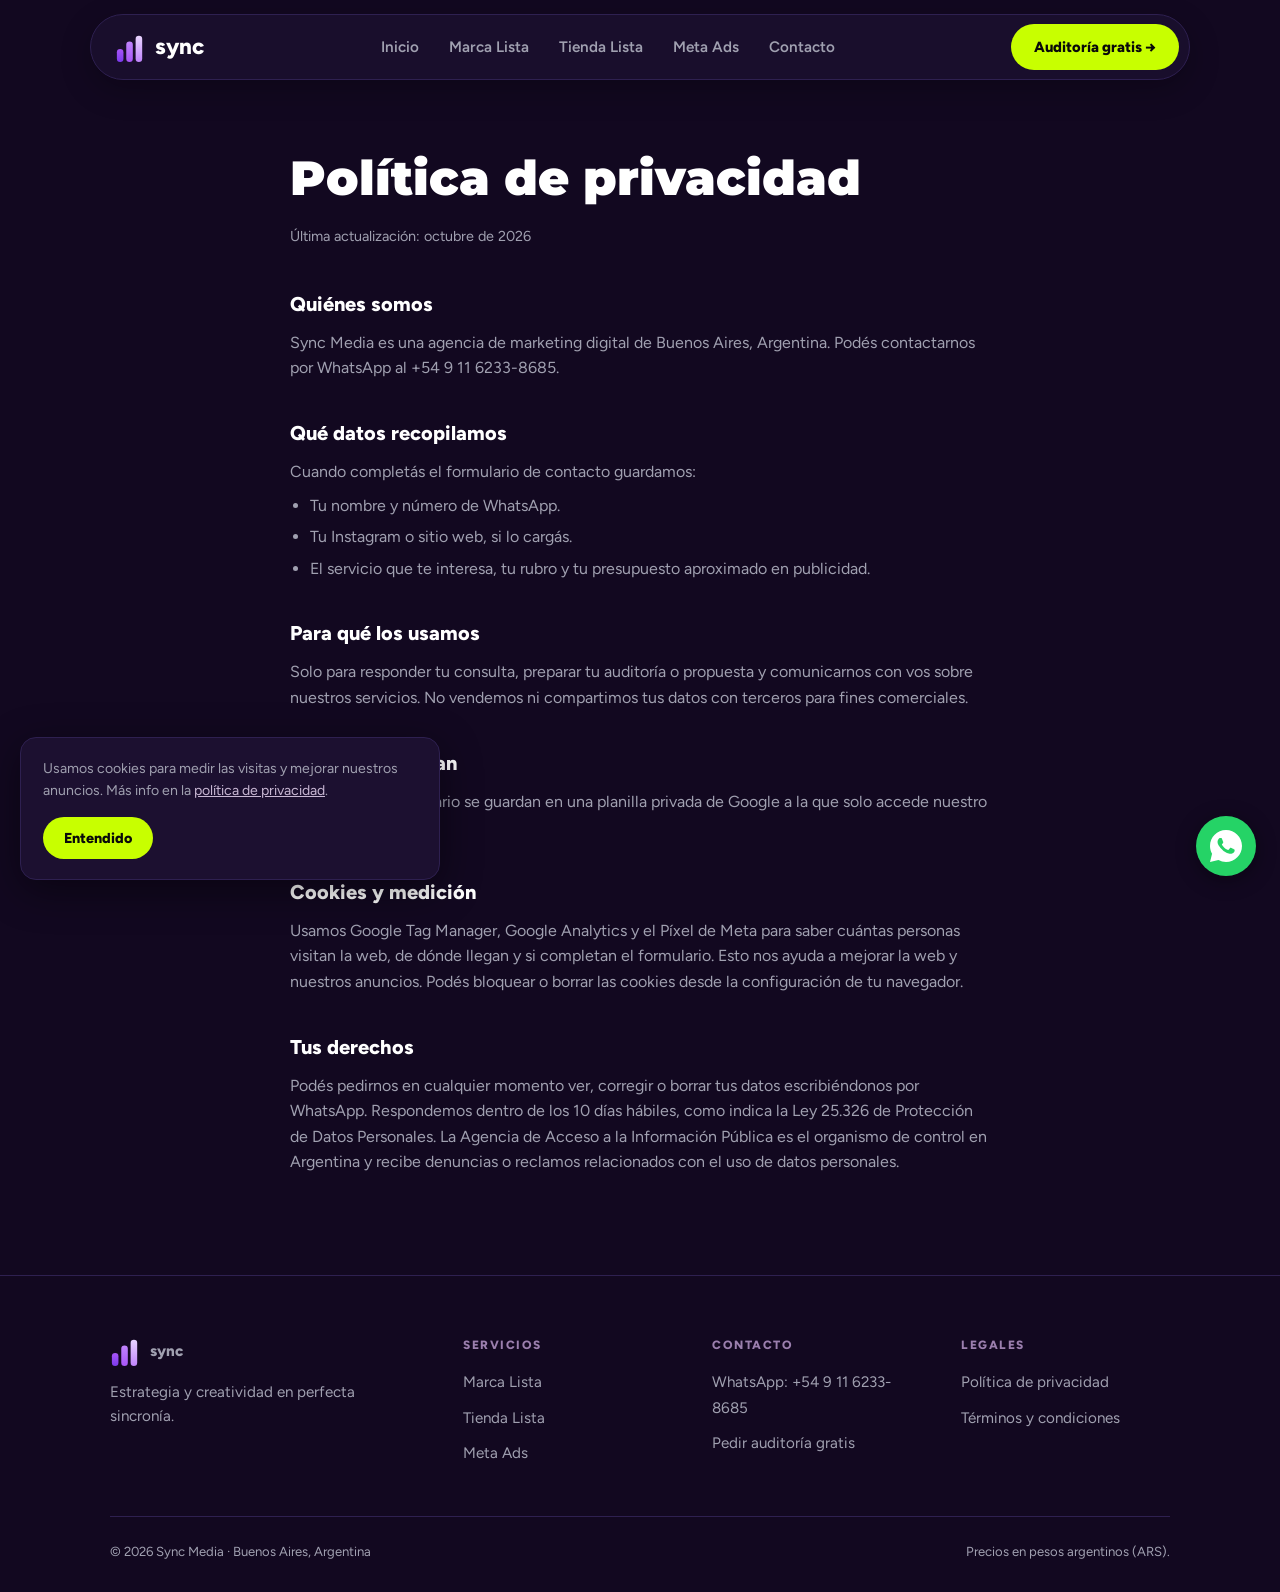
<file: privacidad.html>
<!DOCTYPE html>
<html lang="es-AR">
<head>
  <!-- Google Tag Manager -->
  <script>(function(w,d,s,l,i){w[l]=w[l]||[];w[l].push({'gtm.start':
  new Date().getTime(),event:'gtm.js'});var f=d.getElementsByTagName(s)[0],
  j=d.createElement(s),dl=l!='dataLayer'?'&l='+l:'';j.async=true;j.src=
  'https://www.googletagmanager.com/gtm.js?id='+i+dl;f.parentNode.insertBefore(j,f);
  })(window,document,'script','dataLayer','GTM-WQXNB7L3');</script>
  <!-- End Google Tag Manager -->
  <meta charset="UTF-8">
  <meta name="viewport" content="width=device-width, initial-scale=1.0, viewport-fit=cover">
  <title>Política de privacidad — Sync</title>
  <meta name="description" content="Cómo usamos los datos que nos dejás en el formulario de contacto de Sync Media.">
  <link rel="canonical" href="https://syncmedia.ar/privacidad.html">
  <meta name="theme-color" content="#120820">
  <link rel="icon" href="favicon.svg" type="image/svg+xml">

  <!-- Cómo se ve el link al compartirlo en WhatsApp / redes -->
  <meta property="og:title" content="Política de privacidad — Sync">
  <meta property="og:description" content="Cómo usamos los datos que nos dejás en el formulario de contacto de Sync Media.">
  <meta property="og:type" content="website">
  <meta property="og:url" content="https://syncmedia.ar/privacidad.html">
  <meta property="og:image" content="https://syncmedia.ar/assets/img/og-image.png">
  <meta property="og:locale" content="es_AR">
  <meta name="twitter:card" content="summary_large_image">

  <link rel="preconnect" href="https://fonts.googleapis.com">
  <link rel="preconnect" href="https://fonts.gstatic.com" crossorigin>
  <link href="https://fonts.googleapis.com/css2?family=Montserrat:wght@800;900&family=Figtree:wght@400;500;600;700;800&family=Alice&display=swap" rel="stylesheet">
  <link rel="stylesheet" href="assets/css/styles.css">
</head>
<body data-wa="5491162338685" data-tab="Volvé, tu marca te espera 💜">
<!-- Google Tag Manager (noscript) -->
<noscript><iframe src="https://www.googletagmanager.com/ns.html?id=GTM-WQXNB7L3" height="0" width="0" style="display:none;visibility:hidden"></iframe></noscript>

<header class="nav">
  <div class="wrap nav-inner">
    <a href="index.html" class="logo" aria-label="Sync, ir al inicio">
    <svg viewBox="0 0 32 32" fill="none" aria-hidden="true">
      <rect x="2" y="18" width="7" height="14" rx="3.5" fill="url(#lg1)"/>
      <rect x="12" y="10" width="7" height="22" rx="3.5" fill="url(#lg2)"/>
      <rect x="22" y="4" width="7" height="28" rx="3.5" fill="url(#lg3)"/>
      <defs>
        <linearGradient id="lg1" x1="5.5" y1="18" x2="5.5" y2="32" gradientUnits="userSpaceOnUse"><stop stop-color="#a855f7"/><stop offset="1" stop-color="#7c3aed"/></linearGradient>
        <linearGradient id="lg2" x1="15.5" y1="10" x2="15.5" y2="32" gradientUnits="userSpaceOnUse"><stop stop-color="#c084fc"/><stop offset="1" stop-color="#a855f7"/></linearGradient>
        <linearGradient id="lg3" x1="25.5" y1="4" x2="25.5" y2="32" gradientUnits="userSpaceOnUse"><stop stop-color="#e9d5ff"/><stop offset="1" stop-color="#c084fc"/></linearGradient>
      </defs>
    </svg>
      sync
    </a>
    <nav aria-label="Principal">
      <ul class="nav-links">
        <li><a href="index.html">Inicio</a></li>
        <li><a href="marca-lista.html">Marca Lista</a></li>
        <li><a href="tienda-lista.html">Tienda Lista</a></li>
        <li><a href="meta-ads.html">Meta Ads</a></li>
        <li><a href="index.html#contacto">Contacto</a></li>
      </ul>
    </nav>
    <a href="index.html#contacto" class="btn btn-primary btn-desktop">Auditoría gratis →</a>
    <button class="nav-hamburger" id="nav-hamburger" aria-label="Abrir menú" aria-expanded="false" aria-controls="nav-mobile-menu">
      <span></span><span></span><span></span>
    </button>
  </div>
</header>

<div class="nav-mobile-menu" id="nav-mobile-menu">
  <a href="index.html">Inicio</a>
  <a href="marca-lista.html">Marca Lista</a>
  <a href="tienda-lista.html">Tienda Lista</a>
  <a href="meta-ads.html">Meta Ads</a>
  <a href="index.html#contacto">Contacto</a>
  <a href="index.html#contacto" class="btn btn-primary">Quiero mi auditoría gratis →</a>
  <p class="nav-mobile-badge">La auditoría de Meta Ads no tiene costo</p>
</div>

<main>

  <article class="wrap legal">
    <h1>Política de privacidad</h1>
    <p class="updated">Última actualización: octubre de 2026</p>

    <h2>Quiénes somos</h2>
    <p>Sync Media es una agencia de marketing digital de Buenos Aires, Argentina. Podés contactarnos por WhatsApp al +54 9 11 6233-8685.</p>

    <h2>Qué datos recopilamos</h2>
    <p>Cuando completás el formulario de contacto guardamos:</p>
    <ul>
      <li>Tu nombre y número de WhatsApp.</li>
      <li>Tu Instagram o sitio web, si lo cargás.</li>
      <li>El servicio que te interesa, tu rubro y tu presupuesto aproximado en publicidad.</li>
    </ul>

    <h2>Para qué los usamos</h2>
    <p>Solo para responder tu consulta, preparar tu auditoría o propuesta y comunicarnos con vos sobre nuestros servicios. No vendemos ni compartimos tus datos con terceros para fines comerciales.</p>

    <h2>Dónde se guardan</h2>
    <p>Los datos del formulario se guardan en una planilla privada de Google a la que solo accede nuestro equipo.</p>

    <h2>Cookies y medición</h2>
    <p>Usamos Google Tag Manager, Google Analytics y el Píxel de Meta para saber cuántas personas visitan la web, de dónde llegan y si completan el formulario. Esto nos ayuda a mejorar la web y nuestros anuncios. Podés bloquear o borrar las cookies desde la configuración de tu navegador.</p>

    <h2>Tus derechos</h2>
    <p>Podés pedirnos en cualquier momento ver, corregir o borrar tus datos escribiéndonos por WhatsApp. Respondemos dentro de los 10 días hábiles, como indica la Ley 25.326 de Protección de Datos Personales. La Agencia de Acceso a la Información Pública es el organismo de control en Argentina y recibe denuncias o reclamos relacionados con el uso de datos personales.</p>
  </article>

</main>

<footer class="footer">
  <div class="wrap">
    <div class="footer-grid">
      <div>
        <a href="index.html" class="logo" aria-label="Sync, ir al inicio">
        <svg viewBox="0 0 32 32" fill="none" aria-hidden="true">
      <rect x="2" y="18" width="7" height="14" rx="3.5" fill="url(#lf1)"/>
      <rect x="12" y="10" width="7" height="22" rx="3.5" fill="url(#lf2)"/>
      <rect x="22" y="4" width="7" height="28" rx="3.5" fill="url(#lf3)"/>
      <defs>
        <linearGradient id="lf1" x1="5.5" y1="18" x2="5.5" y2="32" gradientUnits="userSpaceOnUse"><stop stop-color="#a855f7"/><stop offset="1" stop-color="#7c3aed"/></linearGradient>
        <linearGradient id="lf2" x1="15.5" y1="10" x2="15.5" y2="32" gradientUnits="userSpaceOnUse"><stop stop-color="#c084fc"/><stop offset="1" stop-color="#a855f7"/></linearGradient>
        <linearGradient id="lf3" x1="25.5" y1="4" x2="25.5" y2="32" gradientUnits="userSpaceOnUse"><stop stop-color="#e9d5ff"/><stop offset="1" stop-color="#c084fc"/></linearGradient>
      </defs>
    </svg>
          sync
        </a>
        <p class="footer-claim">Estrategia y creatividad en perfecta sincronía.</p>
      </div>
      <div>
        <h2>Servicios</h2>
        <ul>
          <li><a href="marca-lista.html">Marca Lista</a></li>
          <li><a href="tienda-lista.html">Tienda Lista</a></li>
          <li><a href="meta-ads.html">Meta Ads</a></li>
        </ul>
      </div>
      <div>
        <h2>Contacto</h2>
        <ul>
          <li><a href="#" data-wa="Hola, quiero saber más sobre sus servicios 🚀">WhatsApp: +54 9 11 6233-8685</a></li>
          <li><a href="index.html#contacto">Pedir auditoría gratis</a></li>
        </ul>
      </div>
      <div>
        <h2>Legales</h2>
        <ul>
          <li><a href="privacidad.html">Política de privacidad</a></li>
          <li><a href="terminos.html">Términos y condiciones</a></li>
        </ul>
      </div>
    </div>
    <div class="footer-bottom">
      <span>© <span data-year>2026</span> Sync Media · Buenos Aires, Argentina</span>
      <span>Precios en pesos argentinos (ARS).</span>
    </div>
  </div>
</footer>

<div class="sticky-cta-bar" id="sticky-cta">
  <a href="index.html#contacto" class="btn btn-primary">Quiero mi auditoría gratis →</a>
</div>

<a href="#" data-wa="Hola, quiero saber más sobre sus servicios 🚀" class="whatsapp-fab" aria-label="Escribinos por WhatsApp">
  <svg viewBox="0 0 60 60" aria-hidden="true">
    <circle cx="30" cy="30" r="30" fill="#25D366"/>
    <path d="M30 14C21.163 14 14 21.163 14 30c0 2.84.752 5.504 2.063 7.808L14 46l8.428-2.035A15.93 15.93 0 0030 46c8.837 0 16-7.163 16-16S38.837 14 30 14zm8.295 21.728c-.352.988-2.06 1.892-2.836 2.012-.726.112-1.64.16-2.647-.167-.609-.197-1.392-.46-2.39-.902-4.208-1.816-6.957-6.072-7.168-6.353-.21-.28-1.72-2.287-1.72-4.363s1.088-3.093 1.475-3.515c.387-.422.845-.527 1.127-.527.282 0 .563.003.81.014.26.012.608-.098.952.727.352.843 1.196 2.918 1.302 3.129.105.211.176.456.035.737-.14.28-.21.457-.42.703-.21.246-.44.55-.633.739-.21.21-.43.436-.185.854.246.42 1.093 1.8 2.347 2.918 1.612 1.437 2.97 1.883 3.39 2.094.42.21.667.176.912-.106.246-.28 1.053-1.23 1.335-1.65.28-.422.56-.352.946-.211.386.14 2.45 1.156 2.87 1.365.422.21.703.316.808.493.104.175.104 1.01-.248 1.998z" fill="#fff"/>
  </svg>
</a>

<div class="cookie-banner" id="cookie-banner" role="region" aria-label="Aviso de cookies" hidden>
  <p>Usamos cookies para medir las visitas y mejorar nuestros anuncios. Más info en la <a href="privacidad.html">política de privacidad</a>.</p>
  <button type="button" class="btn btn-primary">Entendido</button>
</div>

<script src="assets/js/main.js" defer></script>
</body>
</html>
</file>
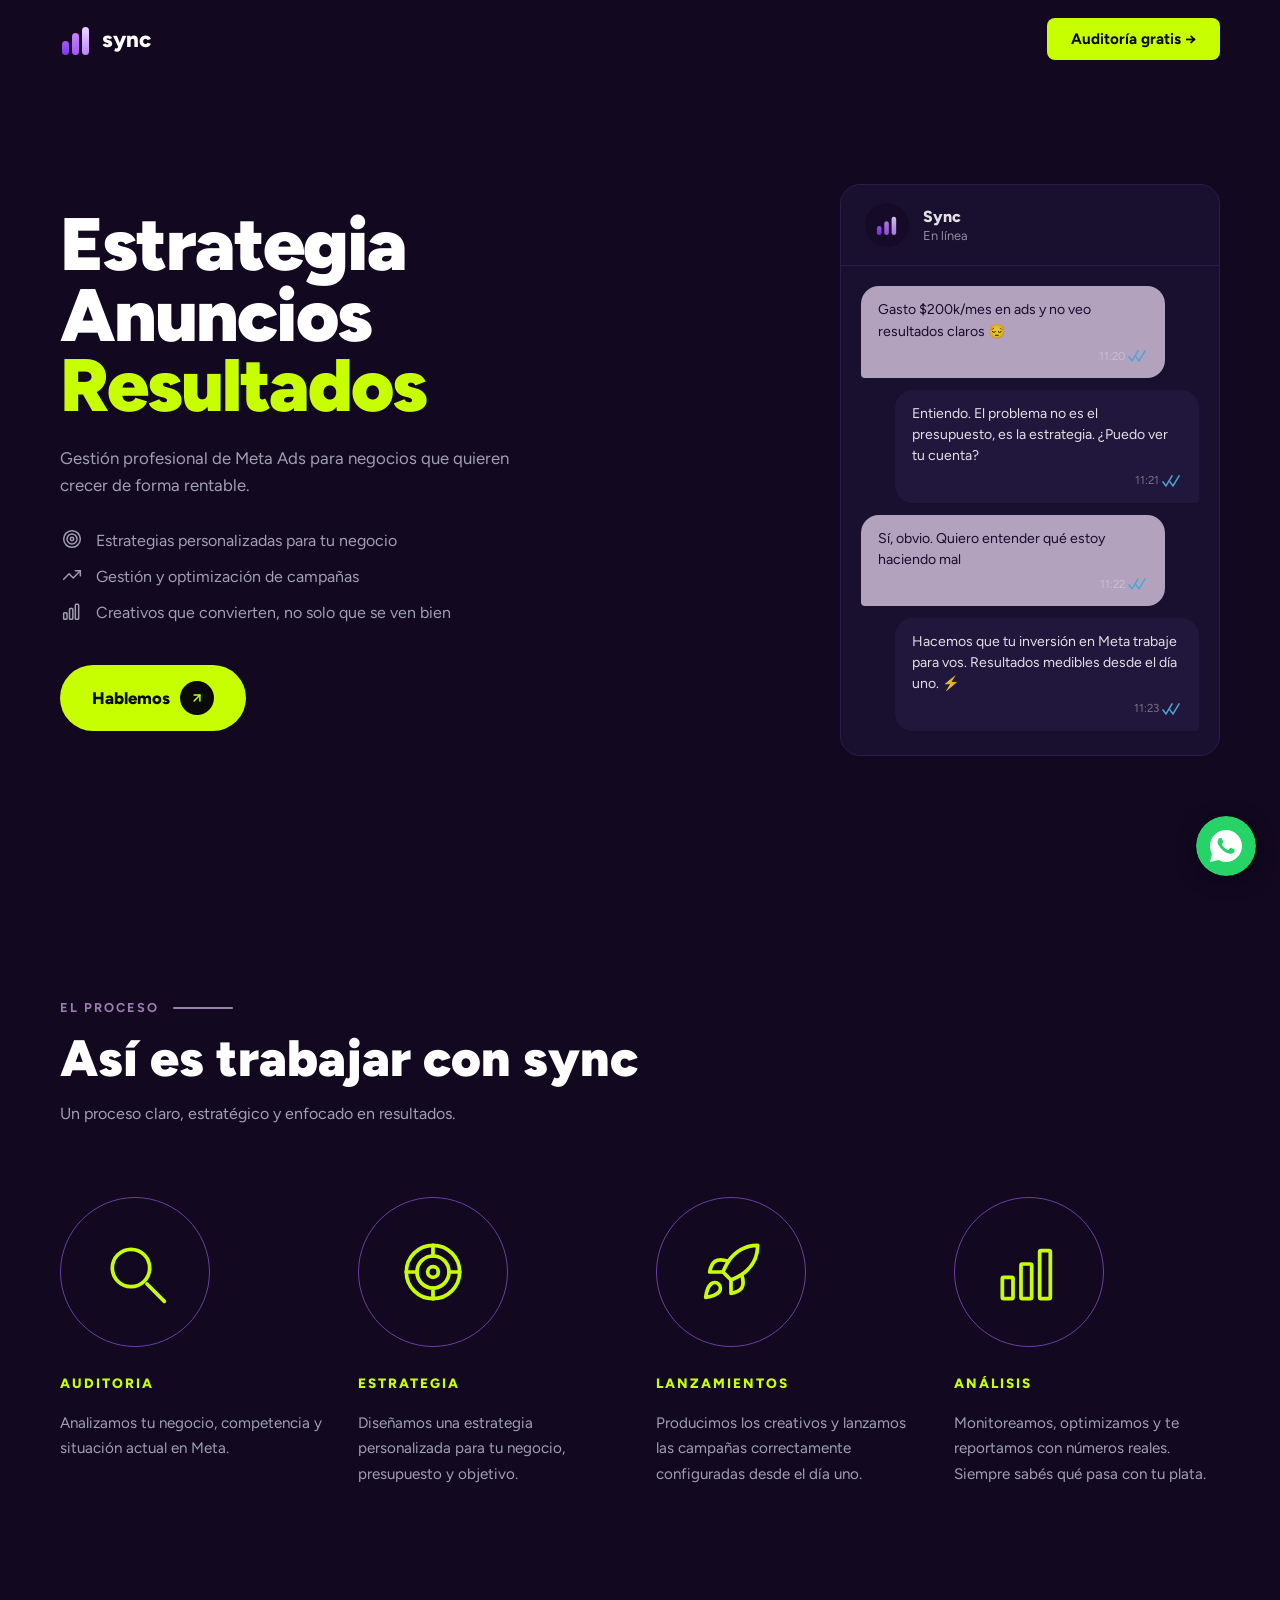
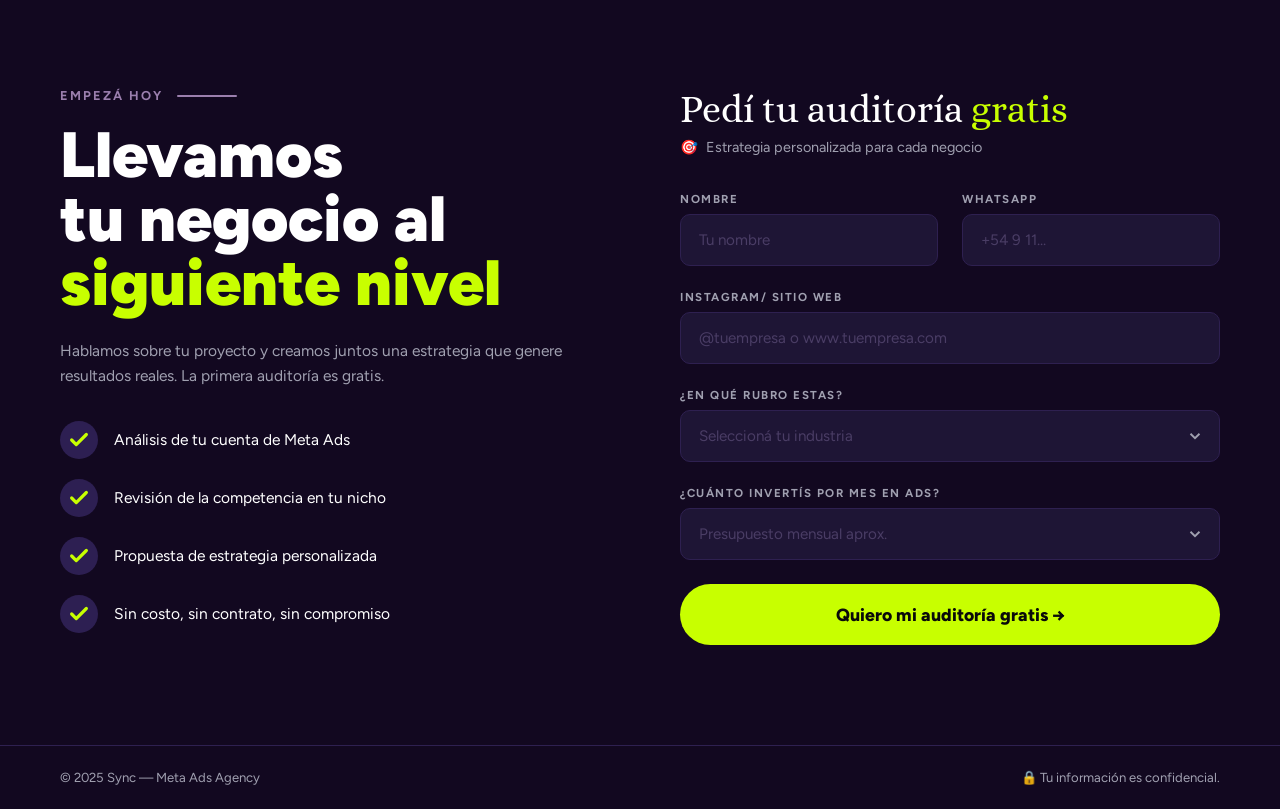
<file: sync-landing.html>
<!DOCTYPE html>
<html lang="es">
<head>
<meta charset="UTF-8">
<meta name="viewport" content="width=device-width, initial-scale=1.0">
<title>Sync — Agencia de Meta Ads en Argentina</title>
<meta name="description" content="Gestionamos tus campañas de Facebook e Instagram Ads para que cada peso invertido genere resultados reales. Auditoría gratuita sin compromiso.">

<!-- OG Tags (para redes sociales) -->
<meta property="og:title" content="Sync — Agencia de Meta Ads">
<meta property="og:description" content="Campañas de Meta Ads que generan resultados reales. Primera auditoría gratis.">
<meta property="og:type" content="website">
<meta property="og:url" content="https://TU-DOMINIO.com">
<link href="https://fonts.googleapis.com/css2?family=Figtree:wght@400;500;600;700;800;900&family=Alice&display=swap" rel="stylesheet">
<style>
  *, *::before, *::after { box-sizing: border-box; margin: 0; padding: 0; }

  :root {
    --bg: #120820;
    --bg2: #160b2a;
    --purple-light: #c9b8d4;
    --purple-mid: #9b7fae;
    --purple: #6b3fa0;
    --lime: #c8ff00;
    --white: #ffffff;
    --gray: #a0a0b0;
    --card-bg: #1c1030;
    --input-bg: #1e1535;
    --border: #2e2050;
  }

  html { scroll-behavior: smooth; }

  body {
    font-family: 'Figtree', sans-serif;
    background: var(--bg);
    color: var(--white);
    overflow-x: hidden;
  }

  /* ── NAVBAR ── */
  nav {
    position: fixed;
    top: 0; left: 0; right: 0;
    z-index: 100;
    display: flex;
    align-items: center;
    justify-content: space-between;
    padding: 18px 60px;
    background: var(--bg);
  }

  nav.hidden { display: none; }

  .logo {
    display: flex;
    align-items: center;
    gap: 10px;
    font-size: 1.4rem;
    font-weight: 800;
    color: var(--white);
    text-decoration: none;
  }

  .logo svg { width: 32px; height: 32px; }

  .btn-lime {
    background: var(--lime);
    color: #0a0a0a;
    font-family: 'Figtree', sans-serif;
    font-weight: 700;
    font-size: 0.95rem;
    padding: 12px 24px;
    border-radius: 8px;
    border: none;
    cursor: pointer;
    text-decoration: none;
    display: inline-flex;
    align-items: center;
    gap: 6px;
    transition: opacity 0.2s;
  }
  .btn-lime:hover { opacity: 0.88; }

  /* ── HERO ── */
  #hero {
    min-height: 100vh;
    padding: 120px 60px 80px;
    display: grid;
    grid-template-columns: 1.2fr 0.8fr;
    gap: 48px;
    align-items: center;
  }

  .hero-left {
    display: flex;
    flex-direction: column;
    align-items: flex-start;
  }

  .hero-left h1 {
    font-size: clamp(3.6rem, 5.8vw, 6.2rem);
    font-weight: 900;
    line-height: 0.95;
    letter-spacing: -2px;
    margin-bottom: 24px;
  }

  .hero-left h1 span { color: var(--lime); }

  .hero-left p {
    font-size: 1.05rem;
    color: var(--gray);
    line-height: 1.6;
    max-width: 480px;
    margin-bottom: 30px;
  }

  .hero-features {
    list-style: none;
    margin-bottom: 40px;
    display: flex;
    flex-direction: column;
    gap: 12px;
  }

  .hero-features li {
    display: flex;
    align-items: center;
    gap: 12px;
    font-size: 1rem;
    color: var(--gray);
  }

  .hero-features li .icon {
    font-size: 1.1rem;
    width: 24px;
    text-align: center;
    flex-shrink: 0;
  }

  .btn-hero {
    display: inline-flex;
    align-items: center;
    gap: 10px;
    background: var(--lime);
    color: #0a0a0a;
    font-family: 'Figtree', sans-serif;
    font-weight: 800;
    font-size: 1.05rem;
    padding: 16px 32px;
    border-radius: 50px;
    border: none;
    cursor: pointer;
    text-decoration: none;
    transition: opacity 0.2s, transform 0.2s;
  }
  .btn-hero:hover { opacity: 0.88; transform: translateY(-1px); }

  .btn-hero .arrow-circle {
    background: #0a0a0a;
    color: var(--lime);
    width: 34px;
    height: 34px;
    border-radius: 50%;
    display: flex;
    align-items: center;
    justify-content: center;
    font-size: 1.1rem;
    line-height: 1;
    flex-shrink: 0;
  }

  .hero-right {
    display: flex;
    flex-direction: column;
    gap: 16px;
    padding: 10px 0;
    max-width: 380px;
    justify-self: end;
    opacity: 0.88;
  }

  .chat-container {
    background: #1a1030;
    border: 1px solid var(--border);
    border-radius: 20px;
    overflow: hidden;
    width: 100%;
  }

  .chat-header {
    display: flex;
    align-items: center;
    gap: 14px;
    padding: 18px 24px;
    border-bottom: 1px solid var(--border);
  }

  .chat-header-icon {
    width: 44px;
    height: 44px;
    border-radius: 50%;
    background: var(--bg2);
    display: flex;
    align-items: center;
    justify-content: center;
    flex-shrink: 0;
  }

  .chat-header-info {
    display: flex;
    flex-direction: column;
    gap: 2px;
  }

  .chat-header-name {
    font-weight: 800;
    font-size: 1rem;
    color: var(--white);
  }

  .chat-header-status {
    font-size: 0.8rem;
    color: var(--gray);
  }

  .chat-messages {
    padding: 20px 20px 24px;
    display: flex;
    flex-direction: column;
    gap: 12px;
  }

  .chat-bubble {
    border-radius: 18px;
    padding: 13px 17px;
    font-size: 0.88rem;
    line-height: 1.5;
    max-width: 90%;
    position: relative;
  }

  .chat-bubble .time {
    font-size: 0.72rem;
    color: rgba(255,255,255,0.45);
    text-align: right;
    margin-top: 6px;
  }

  .bubble-user {
    background: var(--purple-light);
    color: #1a0a30;
    align-self: flex-start;
    border-bottom-left-radius: 4px;
  }

  .bubble-agent {
    background: #241840;
    color: var(--white);
    align-self: flex-end;
    border-bottom-right-radius: 4px;
    margin-left: auto;
  }

  /* WhatsApp FAB */
  .whatsapp-fab {
    position: fixed;
    bottom: 24px;
    right: 24px;
    z-index: 200;
    width: 60px;
    height: 60px;
    border-radius: 50%;
    overflow: hidden;
    cursor: pointer;
    box-shadow: 0 4px 20px rgba(0,0,0,0.4);
    transition: transform 0.2s;
  }
  .whatsapp-fab:hover { transform: scale(1.07); }
  .whatsapp-fab svg { width: 60px; height: 60px; }

  /* ── SECCIÓN EL PROCESO ── */
  #proceso {
    padding: 100px 60px;
    position: relative;
  }

  .section-label {
    font-size: 0.8rem;
    font-weight: 700;
    letter-spacing: 2px;
    text-transform: uppercase;
    color: var(--purple-mid);
    margin-bottom: 8px;
    display: flex;
    align-items: center;
    gap: 14px;
  }

  .section-label::after {
    content: '';
    display: inline-block;
    width: 60px;
    height: 2px;
    background: var(--purple-mid);
    border-radius: 2px;
  }

  #proceso h2 {
    font-size: clamp(2rem, 4vw, 3.2rem);
    font-weight: 900;
    margin-bottom: 12px;
    margin-top: 12px;
  }

  #proceso .subtitle {
    color: var(--gray);
    font-size: 1rem;
    margin-bottom: 70px;
    max-width: 420px;
    line-height: 1.6;
  }

  .proceso-grid {
    display: grid;
    grid-template-columns: repeat(4, 1fr);
    gap: 32px;
    position: relative;
  }

  .proceso-step {
    display: flex;
    flex-direction: column;
    align-items: flex-start;
    text-align: left;
    padding: 0;
  }

  .paso-icon-wrap {
    width: 150px;
    height: 150px;
    border-radius: 50%;
    border: 1.5px solid var(--purple);
    display: flex;
    align-items: center;
    justify-content: center;
    margin-bottom: 28px;
    background: transparent;
  }

  .paso-icon-wrap svg {
    width: 64px;
    height: 64px;
    stroke: var(--lime);
    fill: none;
    stroke-width: 1.4;
    stroke-linecap: round;
    stroke-linejoin: round;
  }

  .proceso-step h3 {
    font-size: 0.85rem;
    font-weight: 800;
    letter-spacing: 2px;
    text-transform: uppercase;
    color: var(--lime);
    margin-bottom: 20px;
  }

  .proceso-step p {
    font-size: 0.95rem;
    color: var(--gray);
    line-height: 1.7;
  }

  /* ── SECCIÓN FORMULARIO ── */
  #contacto {
    padding: 100px 60px;
    display: grid;
    grid-template-columns: 1fr 1fr;
    gap: 80px;
    align-items: start;
  }

  .contacto-left .section-label {
    margin-bottom: 8px;
    color: var(--purple-mid);
  }

  .contacto-left h2 {
    font-size: clamp(2.8rem, 5vw, 5rem);
    font-weight: 900;
    line-height: 1.0;
    margin: 20px 0 24px;
  }

  .contacto-left h2 .highlight { color: var(--lime); }

  .contacto-left > p {
    color: var(--gray);
    font-size: 0.97rem;
    line-height: 1.6;
    margin-bottom: 32px;
    max-width: 540px;
  }

  .contacto-checks {
    list-style: none;
    display: flex;
    flex-direction: column;
    gap: 20px;
  }

  .contacto-checks li {
    display: flex;
    align-items: center;
    gap: 16px;
    font-size: 0.97rem;
    color: var(--white);
  }

  .check-icon {
    width: 38px;
    height: 38px;
    border-radius: 50%;
    background: #2d1f52;
    border: none;
    display: flex;
    align-items: center;
    justify-content: center;
    flex-shrink: 0;
  }

  .check-icon svg { width: 22px; height: 22px; stroke: var(--lime); fill: none; stroke-width: 3.5; stroke-linecap: round; stroke-linejoin: round; }

  .form-card {
    background: transparent;
    border: none;
    border-radius: 0;
    padding: 0;
  }

  .form-card h3 {
    font-family: 'Alice', serif;
    font-size: clamp(1.8rem, 3vw, 2.4rem);
    font-weight: 400;
    margin-bottom: 8px;
    line-height: 1.1;
  }

  .form-card h3 span {
    color: var(--lime);
    font-family: 'Alice', serif;
    font-style: normal;
    font-weight: 400;
    text-transform: lowercase;
  }

  .form-card .form-subtitle {
    display: flex;
    align-items: center;
    gap: 8px;
    font-size: 0.9rem;
    color: var(--gray);
    margin-bottom: 36px;
  }

  .form-row {
    display: grid;
    grid-template-columns: 1fr 1fr;
    gap: 24px;
    margin-bottom: 0;
  }

  .form-group {
    display: flex;
    flex-direction: column;
    gap: 8px;
    margin-bottom: 24px;
  }

  .form-group label {
    font-size: 0.72rem;
    font-weight: 700;
    letter-spacing: 1.5px;
    text-transform: uppercase;
    color: var(--gray);
  }

  .form-group input,
  .form-group select {
    background: var(--input-bg);
    border: 1px solid var(--border);
    border-radius: 10px;
    padding: 16px 18px;
    color: var(--white);
    font-family: 'Figtree', sans-serif;
    font-size: 0.95rem;
    outline: none;
    transition: border-color 0.2s;
    appearance: none;
    -webkit-appearance: none;
    width: 100%;
  }

  .form-group input::placeholder { color: #4a3d65; }
  .form-group input:focus,
  .form-group select:focus { border-color: var(--purple-mid); }

  .select-wrap { position: relative; }
  .select-wrap select { cursor: pointer; }
  .select-wrap select option { background: #1e1535; color: var(--white); }
  .select-wrap select:invalid { color: #4a3d65; }

  .select-arrow {
    position: absolute;
    right: 16px;
    top: 50%;
    transform: translateY(-50%);
    pointer-events: none;
    color: var(--gray);
    display: flex;
    align-items: center;
  }

  .select-arrow svg { width: 18px; height: 18px; stroke: var(--gray); fill: none; stroke-width: 2.5; }

  .btn-submit {
    width: 100%;
    background: var(--lime);
    color: #0a0a0a;
    font-family: 'Figtree', sans-serif;
    font-weight: 800;
    font-size: 1.1rem;
    padding: 20px;
    border-radius: 50px;
    border: none;
    cursor: pointer;
    transition: opacity 0.2s, transform 0.2s;
    margin-top: 8px;
    display: flex;
    align-items: center;
    justify-content: center;
    gap: 8px;
  }
  .btn-submit:hover { opacity: 0.88; transform: translateY(-1px); }

  /* ── THANK YOU PAGE ── */
  #thankyou {
    display: none;
    min-height: 100vh;
    flex-direction: column;
    align-items: center;
    justify-content: center;
    padding: 80px 40px;
    text-align: center;
  }

  #thankyou.visible { display: flex; }

  .ty-check {
    width: 100px;
    height: 100px;
    border-radius: 50%;
    border: 3px solid var(--lime);
    display: flex;
    align-items: center;
    justify-content: center;
    margin-bottom: 32px;
    animation: popIn 0.5s ease;
  }

  @keyframes popIn {
    from { transform: scale(0); opacity: 0; }
    to { transform: scale(1); opacity: 1; }
  }

  .ty-check svg { width: 44px; height: 44px; stroke: var(--lime); fill: none; stroke-width: 2.5; }

  #thankyou h2 {
    font-size: clamp(2rem, 5vw, 3.5rem);
    font-weight: 900;
    line-height: 1.1;
    margin-bottom: 16px;
    max-width: 1000px;
  }

  #thankyou h2 span { color: var(--lime); }

  .ty-subtitle {
    font-size: 0.97rem;
    color: var(--gray);
    line-height: 1.6;
    margin-bottom: 40px;
    max-width: 560px;
  }

  .ty-divider {
    display: flex;
    align-items: center;
    gap: 16px;
    width: 100%;
    max-width: 900px;
    margin-bottom: 28px;
  }

  .ty-divider-line { flex: 1; height: 1px; background: var(--purple); }

  .ty-divider-text {
    font-size: 0.75rem;
    font-weight: 700;
    letter-spacing: 2px;
    text-transform: uppercase;
    color: var(--white);
    white-space: nowrap;
  }

  .ty-cards {
    display: grid;
    grid-template-columns: repeat(3, 1fr);
    gap: 16px;
    max-width: 900px;
    width: 100%;
    margin-bottom: 40px;
  }

  .ty-card {
    background: #1a1030;
    border: 1px solid var(--border);
    border-radius: 20px;
    padding: 40px 28px 36px;
    display: flex;
    flex-direction: column;
    align-items: center;
    text-align: center;
    gap: 12px;
  }

  .ty-card-icon {
    width: 90px;
    height: 90px;
    border-radius: 50%;
    background: rgba(107, 63, 160, 0.55);
    display: flex;
    align-items: center;
    justify-content: center;
    margin-bottom: 16px;
  }

  .ty-card-icon svg { width: 36px; height: 36px; stroke: var(--lime); fill: none; stroke-width: 1.8; stroke-linecap: round; stroke-linejoin: round; }
  .ty-card h4 { font-size: 1.05rem; font-weight: 800; }
  .ty-card p { font-size: 0.88rem; color: var(--gray); line-height: 1.6; }

  .btn-back {
    background: var(--lime);
    color: #0a0a0a;
    font-family: 'Figtree', sans-serif;
    font-weight: 800;
    font-size: 1.05rem;
    padding: 18px 64px;
    border-radius: 10px;
    border: none;
    cursor: pointer;
    display: inline-flex;
    align-items: center;
    gap: 12px;
    transition: opacity 0.2s, transform 0.2s;
    text-decoration: none;
    margin-bottom: 16px;
  }
  .btn-back:hover { opacity: 0.88; transform: translateY(-1px); }

  /* ── FOOTER ── */
  footer {
    padding: 24px 60px;
    border-top: 1px solid var(--border);
    font-size: 0.82rem;
    color: var(--gray);
    display: flex;
    align-items: center;
    justify-content: space-between;
  }

  #main-content.hidden { display: none; }

  nav.scrolled {
    background: rgba(18, 8, 32, 0.92);
    backdrop-filter: blur(16px);
    -webkit-backdrop-filter: blur(16px);
    border-bottom: 1px solid var(--border);
    box-shadow: 0 4px 32px rgba(0,0,0,0.3);
    transition: background 0.3s, box-shadow 0.3s;
  }

  .nav-hamburger {
    display: none;
    flex-direction: column;
    justify-content: center;
    gap: 5px;
    width: 40px;
    height: 40px;
    background: none;
    border: none;
    cursor: pointer;
    padding: 6px;
    border-radius: 8px;
    transition: background 0.2s;
    z-index: 201;
    flex-shrink: 0;
  }
  .nav-hamburger:hover { background: rgba(255,255,255,0.07); }
  .nav-hamburger span {
    display: block;
    height: 2px;
    background: var(--white);
    border-radius: 2px;
    transition: transform 0.3s, opacity 0.3s, width 0.3s;
    transform-origin: center;
  }
  .nav-hamburger span:nth-child(2) { width: 75%; }
  .nav-hamburger.open span:nth-child(1) { transform: translateY(7px) rotate(45deg); }
  .nav-hamburger.open span:nth-child(2) { opacity: 0; transform: scaleX(0); }
  .nav-hamburger.open span:nth-child(3) { transform: translateY(-7px) rotate(-45deg); width: 100%; }

  .nav-mobile-menu {
    display: none;
    position: fixed;
    top: 0; left: 0; right: 0; bottom: 0;
    z-index: 199;
    background: rgba(12, 5, 22, 0.98);
    backdrop-filter: blur(20px);
    flex-direction: column;
    align-items: center;
    justify-content: center;
    gap: 12px;
    padding: 80px 32px 40px;
    opacity: 0;
    pointer-events: none;
    transition: opacity 0.3s;
  }
  .nav-mobile-menu.open {
    display: flex;
    opacity: 1;
    pointer-events: all;
  }
  .nav-mobile-menu a {
    font-size: 1.6rem;
    font-weight: 800;
    color: var(--white);
    text-decoration: none;
    letter-spacing: -0.5px;
    padding: 12px 0;
    border-bottom: 1px solid var(--border);
    width: 100%;
    text-align: center;
    transition: color 0.2s;
  }
  .nav-mobile-menu a:last-child { border-bottom: none; }
  .nav-mobile-menu a:hover, .nav-mobile-menu a.cta { color: var(--lime); }
  .nav-mobile-menu a.cta {
    margin-top: 16px;
    background: var(--lime);
    color: #0a0a0a;
    border-radius: 50px;
    border: none;
    padding: 18px 40px;
    font-size: 1.1rem;
  }
  .nav-mobile-badge {
    font-size: 0.75rem;
    color: var(--gray);
    margin-top: 24px;
    text-align: center;
    line-height: 1.6;
  }

  .sticky-cta-bar {
    display: none;
    position: fixed;
    bottom: 0; left: 0; right: 0;
    z-index: 150;
    background: linear-gradient(to top, var(--bg) 60%, transparent);
    padding: 16px 20px 20px;
  }
  .sticky-cta-bar a {
    display: flex;
    align-items: center;
    justify-content: center;
    gap: 10px;
    width: 100%;
    background: var(--lime);
    color: #0a0a0a;
    font-family: 'Figtree', sans-serif;
    font-weight: 800;
    font-size: 1.05rem;
    padding: 18px 24px;
    border-radius: 50px;
    text-decoration: none;
    box-shadow: 0 8px 32px rgba(200,255,0,0.25);
    transition: opacity 0.2s, transform 0.2s;
  }
  .sticky-cta-bar a:hover { opacity: 0.9; transform: translateY(-1px); }

  @media (max-width: 900px) {
    nav { padding: 16px 24px; }
    .btn-lime { display: none; }
    .nav-hamburger { display: flex; }
    #hero { grid-template-columns: 1fr; padding: 100px 32px 60px; gap: 40px; min-height: auto; }
    .hero-left h1 { font-size: clamp(2.6rem, 7vw, 4rem); }
    .hero-left p { max-width: 100%; font-size: 1.05rem; }
    .hero-right { display: block; max-width: 480px; margin: 0 auto; width: 100%; }
    #proceso { padding: 80px 32px; }
    .proceso-grid { grid-template-columns: repeat(2, 1fr); gap: 40px 24px; }
    .paso-icon-wrap { width: 120px; height: 120px; }
    .paso-icon-wrap svg { width: 52px; height: 52px; }
    #contacto { grid-template-columns: 1fr; padding: 80px 32px; gap: 48px; }
    .contacto-left h2 { font-size: clamp(2.2rem, 7vw, 3.2rem); }
    .ty-cards { grid-template-columns: repeat(3, 1fr); }
    #thankyou { padding: 80px 32px; }
    footer { padding: 24px 32px; flex-direction: column; gap: 8px; text-align: center; }
    .sticky-cta-bar { display: block; }
    footer { padding-bottom: 90px; }
  }

  @media (max-width: 600px) {
    nav { padding: 14px 20px; }
    #hero { padding: 84px 20px 100px; gap: 32px; }
    .hero-left h1 { font-size: clamp(2.4rem, 11vw, 3.4rem); margin-bottom: 18px; letter-spacing: -1.5px; }
    .hero-left p { font-size: 1rem; margin-bottom: 20px; }
    .hero-features { gap: 14px; margin-bottom: 28px; }
    .hero-features li { font-size: 0.92rem; }
    .btn-hero { width: 100%; justify-content: center; font-size: 1.05rem; padding: 18px 20px; margin-bottom: 8px; }
    .hero-right { display: none; }
    #proceso { padding: 60px 20px; }
    #proceso h2 { font-size: clamp(1.8rem, 8vw, 2.4rem); }
    .proceso-grid { grid-template-columns: 1fr; gap: 0; }
    .proceso-step { flex-direction: row; align-items: flex-start; gap: 20px; padding: 24px 0; border-bottom: 1px solid var(--border); }
    .proceso-step:last-child { border-bottom: none; }
    .paso-icon-wrap { width: 64px; height: 64px; flex-shrink: 0; margin-bottom: 0; border-radius: 16px; }
    .paso-icon-wrap svg { width: 30px; height: 30px; }
    .proceso-step h3 { font-size: 0.78rem; margin-bottom: 6px; }
    .proceso-step p { font-size: 0.88rem; line-height: 1.5; }
    #contacto { padding: 60px 20px 100px; gap: 36px; }
    .contacto-left h2 { font-size: clamp(2rem, 10vw, 2.8rem); }
    .contacto-left > p { font-size: 0.93rem; }
    .contacto-checks li { font-size: 0.92rem; gap: 12px; }
    .check-icon { width: 32px; height: 32px; flex-shrink: 0; }
    .check-icon svg { width: 18px; height: 18px; }
    .form-card h3 { font-size: clamp(1.6rem, 7vw, 2rem); }
    .form-row { grid-template-columns: 1fr; gap: 0; }
    .form-group { margin-bottom: 18px; }
    .form-group input, .form-group select { padding: 14px 16px; font-size: 1rem; }
    .btn-submit { font-size: 1rem; padding: 18px; }
    #thankyou { padding: 70px 20px 100px; }
    .ty-cards { grid-template-columns: 1fr; gap: 12px; }
    .ty-card { padding: 28px 20px; flex-direction: row; text-align: left; gap: 16px; }
    .ty-card-icon { width: 56px; height: 56px; flex-shrink: 0; margin-bottom: 0; }
    .ty-card-icon svg { width: 26px; height: 26px; }
    .ty-card h4 { font-size: 0.97rem; margin-bottom: 4px; }
    .ty-card p { font-size: 0.82rem; }
    .btn-back { width: 100%; justify-content: center; padding: 18px 24px; }
    footer { padding: 20px 20px 90px; flex-direction: column; gap: 8px; text-align: center; }
  }

  @media (max-width: 380px) {
    .hero-left h1 { font-size: 2.1rem; }
    .proceso-step { gap: 14px; }
    .paso-icon-wrap { width: 54px; height: 54px; }
    .paso-icon-wrap svg { width: 24px; height: 24px; }
  }

  @media (hover: none) and (pointer: coarse) {
    .btn-hero, .btn-submit, .btn-lime, .btn-back { min-height: 52px; }
    .form-group input, .form-group select { min-height: 52px; font-size: 1rem; }
    .sticky-cta-bar a { min-height: 56px; }
  }
</style>
</head>
<body>

<!-- NAVBAR -->
<nav id="main-nav">
  <a href="#" class="logo" onclick="goHome()">
    <svg viewBox="0 0 32 32" fill="none" xmlns="http://www.w3.org/2000/svg">
      <rect x="2" y="18" width="7" height="14" rx="3.5" fill="url(#g1)"/>
      <rect x="12" y="10" width="7" height="22" rx="3.5" fill="url(#g2)"/>
      <rect x="22" y="4" width="7" height="28" rx="3.5" fill="url(#g3)"/>
      <defs>
        <linearGradient id="g1" x1="5.5" y1="18" x2="5.5" y2="32" gradientUnits="userSpaceOnUse">
          <stop offset="0%" stop-color="#a855f7"/>
          <stop offset="100%" stop-color="#7c3aed"/>
        </linearGradient>
        <linearGradient id="g2" x1="15.5" y1="10" x2="15.5" y2="32" gradientUnits="userSpaceOnUse">
          <stop offset="0%" stop-color="#c084fc"/>
          <stop offset="100%" stop-color="#a855f7"/>
        </linearGradient>
        <linearGradient id="g3" x1="25.5" y1="4" x2="25.5" y2="32" gradientUnits="userSpaceOnUse">
          <stop offset="0%" stop-color="#e9d5ff"/>
          <stop offset="100%" stop-color="#c084fc"/>
        </linearGradient>
      </defs>
    </svg>
    sync
  </a>
  <a href="#contacto" class="btn-lime">Auditoría gratis →</a>
  <button class="nav-hamburger" id="nav-hamburger" aria-label="Abrir menú" aria-expanded="false">
    <span></span><span></span><span></span>
  </button>
</nav>

<!-- Mobile nav overlay -->
<div class="nav-mobile-menu" id="nav-mobile-menu" role="dialog" aria-label="Menú de navegación">
  <a href="#hero" onclick="closeMobileMenu()">Inicio</a>
  <a href="#proceso" onclick="closeMobileMenu()">El Proceso</a>
  <a href="#contacto" onclick="closeMobileMenu()">Contacto</a>
  <a href="#contacto" class="cta" onclick="closeMobileMenu()">Quiero mi auditoría gratis →</a>
  <p class="nav-mobile-badge">🔒 Sin costo · Sin contrato · Sin compromiso</p>
</div>

<!-- Sticky CTA bar (mobile) -->
<div class="sticky-cta-bar" id="sticky-cta">
  <a href="#contacto">Quiero mi auditoría gratis 🚀</a>
</div>

<!-- MAIN CONTENT -->
<div id="main-content">

  <!-- HERO -->
  <section id="hero">
    <div class="hero-left">
      <h1>Estrategia<br>Anuncios<br><span>Resultados</span></h1>
      <p>Gestión profesional de Meta Ads para negocios que quieren crecer de forma rentable.</p>
      <ul class="hero-features">
        <li>
          <span class="icon">
            <svg width="20" height="20" viewBox="0 0 24 24" fill="none" stroke="#a0a0b0" stroke-width="1.8" stroke-linecap="round" stroke-linejoin="round">
              <circle cx="12" cy="12" r="10"/><circle cx="12" cy="12" r="6"/><circle cx="12" cy="12" r="2"/>
            </svg>
          </span>
          Estrategias personalizadas para tu negocio
        </li>
        <li>
          <span class="icon">
            <svg width="20" height="20" viewBox="0 0 24 24" fill="none" stroke="#a0a0b0" stroke-width="1.8" stroke-linecap="round" stroke-linejoin="round">
              <polyline points="22 7 13.5 15.5 8.5 10.5 2 17"/><polyline points="16 7 22 7 22 13"/>
            </svg>
          </span>
          Gestión y optimización de campañas
        </li>
        <li>
          <span class="icon">
            <svg width="20" height="20" viewBox="0 0 24 24" fill="none" stroke="#a0a0b0" stroke-width="1.8" stroke-linecap="round" stroke-linejoin="round">
              <rect x="2" y="14" width="4" height="8" rx="1"/><rect x="9" y="9" width="4" height="13" rx="1"/><rect x="16" y="4" width="4" height="18" rx="1"/>
            </svg>
          </span>
          Creativos que convierten, no solo que se ven bien
        </li>
      </ul>
      <a href="https://wa.me/541126735729?text=Hola%2C%20quiero%20saber%20m%C3%A1s%20sobre%20sus%20servicios%20%F0%9F%9A%80" target="_blank" class="btn-hero">
        Hablemos
        <span class="arrow-circle">
          <svg width="14" height="14" viewBox="0 0 24 24" fill="none" stroke="currentColor" stroke-width="2.5" stroke-linecap="round" stroke-linejoin="round">
            <line x1="7" y1="17" x2="17" y2="7"/>
            <polyline points="7 7 17 7 17 17"/>
          </svg>
        </span>
      </a>
    </div>

    <div class="hero-right">
      <div class="chat-container">
        <div class="chat-header">
          <div class="chat-header-icon">
            <svg viewBox="0 0 24 24" fill="none" xmlns="http://www.w3.org/2000/svg" width="22" height="22">
              <rect x="1" y="13" width="5" height="10" rx="2.5" fill="url(#ch1)"/>
              <rect x="9" y="8" width="5" height="15" rx="2.5" fill="url(#ch2)"/>
              <rect x="17" y="3" width="5" height="20" rx="2.5" fill="url(#ch3)"/>
              <defs>
                <linearGradient id="ch1" x1="3.5" y1="13" x2="3.5" y2="23" gradientUnits="userSpaceOnUse">
                  <stop stop-color="#a855f7"/><stop offset="1" stop-color="#7c3aed"/>
                </linearGradient>
                <linearGradient id="ch2" x1="11.5" y1="8" x2="11.5" y2="23" gradientUnits="userSpaceOnUse">
                  <stop stop-color="#c084fc"/><stop offset="1" stop-color="#a855f7"/>
                </linearGradient>
                <linearGradient id="ch3" x1="19.5" y1="3" x2="19.5" y2="23" gradientUnits="userSpaceOnUse">
                  <stop stop-color="#e9d5ff"/><stop offset="1" stop-color="#c084fc"/>
                </linearGradient>
              </defs>
            </svg>
          </div>
          <div class="chat-header-info">
            <span class="chat-header-name">Sync</span>
            <span class="chat-header-status">En línea</span>
          </div>
        </div>

        <!-- ✅ CHAT ACTUALIZADO -->
        <div class="chat-messages">
          <div class="chat-bubble bubble-user">
            Gasto $200k/mes en ads y no veo resultados claros 😔
            <div class="time">11:20 <svg width="20" height="13" viewBox="0 0 20 13" fill="none" style="display:inline;vertical-align:middle;"><polyline points="1,7 4,11 10,1" stroke="#53bdeb" stroke-width="1.5" stroke-linecap="square" stroke-linejoin="miter"/><polyline points="8,7 11,11 17,1" stroke="#53bdeb" stroke-width="1.5" stroke-linecap="square" stroke-linejoin="miter"/></svg></div>
          </div>

          <div class="chat-bubble bubble-agent">
            Entiendo. El problema no es el presupuesto, es la estrategia. ¿Puedo ver tu cuenta?
            <div class="time">11:21 <svg width="20" height="13" viewBox="0 0 20 13" fill="none" style="display:inline;vertical-align:middle;"><polyline points="1,7 4,11 10,1" stroke="#53bdeb" stroke-width="1.5" stroke-linecap="square" stroke-linejoin="miter"/><polyline points="8,7 11,11 17,1" stroke="#53bdeb" stroke-width="1.5" stroke-linecap="square" stroke-linejoin="miter"/></svg></div>
          </div>

          <div class="chat-bubble bubble-user">
            Sí, obvio. Quiero entender qué estoy haciendo mal
            <div class="time">11:22 <svg width="20" height="13" viewBox="0 0 20 13" fill="none" style="display:inline;vertical-align:middle;"><polyline points="1,7 4,11 10,1" stroke="#53bdeb" stroke-width="1.5" stroke-linecap="square" stroke-linejoin="miter"/><polyline points="8,7 11,11 17,1" stroke="#53bdeb" stroke-width="1.5" stroke-linecap="square" stroke-linejoin="miter"/></svg></div>
          </div>

          <div class="chat-bubble bubble-agent">
            Hacemos que tu inversión en Meta trabaje para vos. Resultados medibles desde el día uno. ⚡
            <div class="time">11:23 <svg width="20" height="13" viewBox="0 0 20 13" fill="none" style="display:inline;vertical-align:middle;"><polyline points="1,7 4,11 10,1" stroke="#53bdeb" stroke-width="1.5" stroke-linecap="square" stroke-linejoin="miter"/><polyline points="8,7 11,11 17,1" stroke="#53bdeb" stroke-width="1.5" stroke-linecap="square" stroke-linejoin="miter"/></svg></div>
          </div>
        </div>
      </div>
    </div>
  </section>

  <!-- EL PROCESO -->
  <section id="proceso">
    <div class="section-label">EL PROCESO</div>
    <h2>Así es trabajar con sync</h2>
    <p class="subtitle">Un proceso claro, estratégico y enfocado en resultados.</p>

    <div class="proceso-grid">
      <div class="proceso-step">
        <div class="paso-icon-wrap">
          <svg viewBox="0 0 24 24"><circle cx="10.5" cy="10.5" r="7"/><line x1="16.5" y1="16.5" x2="23" y2="23"/></svg>
        </div>
        <h3>Auditoria</h3>
        <p>Analizamos tu negocio, competencia y situación actual en Meta.</p>
      </div>

      <div class="proceso-step">
        <div class="paso-icon-wrap">
          <svg viewBox="0 0 24 24">
            <circle cx="12" cy="12" r="10"/><circle cx="12" cy="12" r="6"/><circle cx="12" cy="12" r="2"/>
            <line x1="12" y1="2" x2="12" y2="6"/><line x1="12" y1="18" x2="12" y2="22"/>
            <line x1="2" y1="12" x2="6" y2="12"/><line x1="18" y1="12" x2="22" y2="12"/>
          </svg>
        </div>
        <h3>Estrategia</h3>
        <p>Diseñamos una estrategia personalizada para tu negocio, presupuesto y objetivo.</p>
      </div>

      <div class="proceso-step">
        <div class="paso-icon-wrap">
          <svg viewBox="0 0 24 24">
            <path d="M4.5 16.5c-1.5 1.26-2 5-2 5s3.74-.5 5-2c.71-.84.7-2.13-.09-2.91a2.18 2.18 0 0 0-2.91-.09z"/>
            <path d="m12 15-3-3a22 22 0 0 1 2-3.95A12.88 12.88 0 0 1 22 2c0 2.72-.78 7.5-6 11a22.35 22.35 0 0 1-4 2z"/>
            <path d="M9 12H4s.55-3.03 2-4c1.62-1.08 5 0 5 0"/>
            <path d="M12 15v5s3.03-.55 4-2c1.08-1.62 0-5 0-5"/>
          </svg>
        </div>
        <h3>Lanzamientos</h3>
        <p>Producimos los creativos y lanzamos las campañas correctamente configuradas desde el día uno.</p>
      </div>

      <div class="proceso-step">
        <div class="paso-icon-wrap">
          <svg viewBox="0 0 24 24">
            <rect x="2" y="14" width="4" height="8" rx="0.5"/>
            <rect x="9" y="9" width="4" height="13" rx="0.5"/>
            <rect x="16" y="4" width="4" height="18" rx="0.5"/>
          </svg>
        </div>
        <h3>Análisis</h3>
        <p>Monitoreamos, optimizamos y te reportamos con números reales. Siempre sabés qué pasa con tu plata.</p>
      </div>
    </div>
  </section>

  <!-- CONTACTO / FORMULARIO -->
  <section id="contacto">
    <div class="contacto-left">
      <div class="section-label">EMPEZÁ HOY</div>
      <h2>Llevamos<br>tu negocio al<br><span class="highlight">siguiente nivel</span></h2>
      <p>Hablamos sobre tu proyecto y creamos juntos una estrategia que genere resultados reales. La primera auditoría es gratis.</p>
      <ul class="contacto-checks">
        <li>
          <span class="check-icon"><svg viewBox="0 0 24 24"><polyline points="20 6 9 17 4 12"/></svg></span>
          Análisis de tu cuenta de Meta Ads
        </li>
        <li>
          <span class="check-icon"><svg viewBox="0 0 24 24"><polyline points="20 6 9 17 4 12"/></svg></span>
          Revisión de la competencia en tu nicho
        </li>
        <li>
          <span class="check-icon"><svg viewBox="0 0 24 24"><polyline points="20 6 9 17 4 12"/></svg></span>
          Propuesta de estrategia personalizada
        </li>
        <li>
          <span class="check-icon"><svg viewBox="0 0 24 24"><polyline points="20 6 9 17 4 12"/></svg></span>
          Sin costo, sin contrato, sin compromiso
        </li>
      </ul>
    </div>

    <div class="form-card">
      <h3>Pedí tu auditoría <span>gratis</span></h3>
      <div class="form-subtitle">
        <span>🎯</span>
        Estrategia personalizada para cada negocio
      </div>

      <div class="form-row">
        <div class="form-group">
          <label>NOMBRE</label>
          <input type="text" id="f-nombre" placeholder="Tu nombre">
        </div>
        <div class="form-group">
          <label>WHATSAPP</label>
          <input type="tel" id="f-wp" placeholder="+54 9 11...">
        </div>
      </div>

      <div class="form-group">
        <label>INSTAGRAM/ SITIO WEB</label>
        <input type="text" id="f-web" placeholder="@tuempresa o www.tuempresa.com">
      </div>

      <div class="form-group">
        <label>¿EN QUÉ RUBRO ESTAS?</label>
        <div class="select-wrap">
          <select id="f-rubro" required>
            <option value="" disabled selected hidden>Seleccioná tu industria</option>
            <option>E-commerce / Tienda online</option>
            <option>Moda, belleza o cosmética</option>
            <option>Salud, clínicas o bienestar</option>
            <option>Infoproductos / Cursos online</option>
            <option>Servicios locales</option>
            <option>Inmobiliaria</option>
            <option>Otro</option>
          </select>
          <span class="select-arrow"><svg viewBox="0 0 24 24"><polyline points="6 9 12 15 18 9"/></svg></span>
        </div>
      </div>

      <div class="form-group">
        <label>¿CUÁNTO INVERTÍS POR MES EN ADS?</label>
        <div class="select-wrap">
          <select id="f-budget" required>
            <option value="" disabled selected hidden>Presupuesto mensual aprox.</option>
            <option>Aun no invierto en ads</option>
            <option>Menos de $200 USD/mes</option>
            <option>$300 – $1.000 USD/mes</option>
            <option>$1.000 – $5.000 USD/mes</option>
            <option>Más de $5.000 USD/mes</option>
          </select>
          <span class="select-arrow"><svg viewBox="0 0 24 24"><polyline points="6 9 12 15 18 9"/></svg></span>
        </div>
      </div>

      <button class="btn-submit" onclick="submitForm()">
        Quiero mi auditoría gratis →
      </button>
    </div>
  </section>

  <!-- FOOTER -->
  <footer>
    <span>© 2025 Sync — Meta Ads Agency</span>
    <span>🔒 Tu información es confidencial.</span>
  </footer>

</div><!-- /main-content -->

<!-- THANK YOU PAGE -->
<div id="thankyou">
  <div class="ty-check">
    <svg viewBox="0 0 24 24"><polyline points="20 6 9 17 4 12"/></svg>
  </div>
  <h2>¡Solicitud enviada con <span>éxito!</span></h2>

  <p class="ty-subtitle">Gracias por confiar en sync. Recibimos tu solicitud de auditoría gratuita y nos ponemos en contacto a la brevedad por WhatsApp.</p>

  <div class="ty-divider">
    <div class="ty-divider-line"></div>
    <span class="ty-divider-text">¿Qué sigue ahora?</span>
    <div class="ty-divider-line"></div>
  </div>

  <div class="ty-cards">
    <div class="ty-card">
      <div class="ty-card-icon">
        <svg viewBox="0 0 24 24"><circle cx="11" cy="11" r="7"/><line x1="16.5" y1="16.5" x2="22" y2="22"/></svg>
      </div>
      <h4>Revisamos tu negocio</h4>
      <p>Analizamos tu cuenta y estrategia para detectar oportunidades reales.</p>
    </div>
    <div class="ty-card">
      <div class="ty-card-icon">
        <svg viewBox="0 0 24 24"><rect x="2" y="4" width="20" height="16" rx="2"/><polyline points="2 7 12 13 22 7"/></svg>
      </div>
      <h4>Te contactamos pronto</h4>
      <p>Recibís un WhatsApp con los próximos pasos en menos de 24 h.</p>
    </div>
    <div class="ty-card">
      <div class="ty-card-icon">
        <svg viewBox="0 0 24 24" stroke-width="1.6"><path d="M4.5 16.5c-1.5 1.26-2 5-2 5s3.74-.5 5-2c.71-.84.7-2.13-.09-2.91a2.18 2.18 0 0 0-2.91-.09z"/><path d="m12 15-3-3a22 22 0 0 1 2-3.95A12.88 12.88 0 0 1 22 2c0 2.72-.78 7.5-6 11a22.35 22.35 0 0 1-4 2z"/><path d="M9 12H4s.55-3.03 2-4c1.62-1.08 5 0 5 0"/><path d="M12 15v5s3.03-.55 4-2c1.08-1.62 0-5 0-5"/></svg>
      </div>
      <h4>Prepárate para crecer</h4>
      <p>Te entregamos un plan accionable para escalar tus resultados con publicidad que funciona.</p>
    </div>
  </div>

  <a href="https://wa.me/541126735729?text=Hola%2C%20acabo%20de%20completar%20el%20formulario%20y%20quiero%20mi%20auditor%C3%ADa%20gratis%20%F0%9F%9A%80" target="_blank" class="btn-back">
    Escribinos por WhatsApp 💬
  </a>
  <button class="btn-back" style="background:transparent; color:var(--gray); border:1px solid var(--border); margin-top:8px;" onclick="goHome()">
    Volver al inicio
  </button>
</div>

<!-- WHATSAPP FAB -->
<a href="https://wa.me/541126735729?text=Hola%2C%20quiero%20mi%20auditor%C3%ADa%20gratis%20%F0%9F%9A%80" target="_blank" class="whatsapp-fab" title="WhatsApp">
  <svg viewBox="0 0 60 60" xmlns="http://www.w3.org/2000/svg">
    <circle cx="30" cy="30" r="30" fill="#25D366"/>
    <path d="M30 14C21.163 14 14 21.163 14 30c0 2.84.752 5.504 2.063 7.808L14 46l8.428-2.035A15.93 15.93 0 0030 46c8.837 0 16-7.163 16-16S38.837 14 30 14zm8.295 21.728c-.352.988-2.06 1.892-2.836 2.012-.726.112-1.64.16-2.647-.167-.609-.197-1.392-.46-2.39-.902-4.208-1.816-6.957-6.072-7.168-6.353-.21-.28-1.72-2.287-1.72-4.363s1.088-3.093 1.475-3.515c.387-.422.845-.527 1.127-.527.282 0 .563.003.81.014.26.012.608-.098.952.727.352.843 1.196 2.918 1.302 3.129.105.211.176.456.035.737-.14.28-.21.457-.42.703-.21.246-.44.55-.633.739-.21.21-.43.436-.185.854.246.42 1.093 1.8 2.347 2.918 1.612 1.437 2.97 1.883 3.39 2.094.42.21.667.176.912-.106.246-.28 1.053-1.23 1.335-1.65.28-.422.56-.352.946-.211.386.14 2.45 1.156 2.87 1.365.422.21.703.316.808.493.104.175.104 1.01-.248 1.998z" fill="white"/>
  </svg>
</a>

<script>
  const SHEET_URL = 'https://script.google.com/macros/s/AKfycbwvq50RbgwjCmA3swsR3q0UVZtBcpNXkKIjf4r-cm6LkDDQPwO_zIGb_L0TlGSGPIRu/exec';

  const hamburger = document.getElementById('nav-hamburger');
  const mobileMenu = document.getElementById('nav-mobile-menu');

  hamburger.addEventListener('click', () => {
    const isOpen = mobileMenu.classList.toggle('open');
    hamburger.classList.toggle('open', isOpen);
    hamburger.setAttribute('aria-expanded', isOpen);
    document.body.style.overflow = isOpen ? 'hidden' : '';
  });

  function closeMobileMenu() {
    mobileMenu.classList.remove('open');
    hamburger.classList.remove('open');
    hamburger.setAttribute('aria-expanded', 'false');
    document.body.style.overflow = '';
  }

  document.addEventListener('keydown', e => {
    if (e.key === 'Escape') closeMobileMenu();
  });

  const mainNav = document.getElementById('main-nav');
  window.addEventListener('scroll', () => {
    mainNav.classList.toggle('scrolled', window.scrollY > 40);
  }, { passive: true });

  const stickyCta = document.getElementById('sticky-cta');
  const contactSection = document.getElementById('contacto');
  if (contactSection && stickyCta) {
    const obs = new IntersectionObserver(entries => {
      stickyCta.style.opacity = entries[0].isIntersecting ? '0' : '1';
      stickyCta.style.pointerEvents = entries[0].isIntersecting ? 'none' : 'all';
    }, { threshold: 0.2 });
    obs.observe(contactSection);
  }

  async function submitForm() {
    const nombre      = document.getElementById('f-nombre').value.trim();
    const whatsapp    = document.getElementById('f-wp').value.trim();
    const web         = document.getElementById('f-web').value.trim();
    const rubro       = document.getElementById('f-rubro').value;
    const presupuesto = document.getElementById('f-budget').value;

    if (!nombre || !whatsapp) {
      alert('Por favor completá al menos tu nombre y WhatsApp.');
      return;
    }

    const soloNumeros = whatsapp.replace(/[\s\-\(\)]/g, '');
    const wpValido = /^\+?[0-9]{8,15}$/.test(soloNumeros);
    if (!wpValido) {
      alert('Ingresá un número de WhatsApp válido. Ejemplo: +54 9 11 1234-5678');
      return;
    }

    const btn = document.querySelector('.btn-submit');
    btn.textContent = 'Enviando...';
    btn.disabled = true;

    try {
      await fetch(SHEET_URL, {
        method: 'POST',
        mode: 'no-cors',
        headers: { 'Content-Type': 'application/json' },
        body: JSON.stringify({ nombre, whatsapp, web, rubro, presupuesto })
      });
    } catch (err) {
      console.warn('Error al guardar en Sheets:', err);
    }

    document.getElementById('main-content').classList.add('hidden');
    document.getElementById('thankyou').classList.add('visible');
    document.getElementById('main-nav').classList.add('hidden');
    document.getElementById('sticky-cta').style.display = 'none';
    window.scrollTo(0, 0);
  }

  function goHome() {
    document.getElementById('f-nombre').value = '';
    document.getElementById('f-wp').value = '';
    document.getElementById('f-web').value = '';
    document.getElementById('f-rubro').value = '';
    document.getElementById('f-budget').value = '';

    const btn = document.querySelector('.btn-submit');
    btn.textContent = 'Quiero mi auditoría gratis →';
    btn.disabled = false;

    document.getElementById('thankyou').classList.remove('visible');
    document.getElementById('main-content').classList.remove('hidden');
    document.getElementById('main-nav').classList.remove('hidden');
    document.getElementById('sticky-cta').style.display = '';
    window.scrollTo(0, 0);
  }
</script>
</body>
</html>
</file>
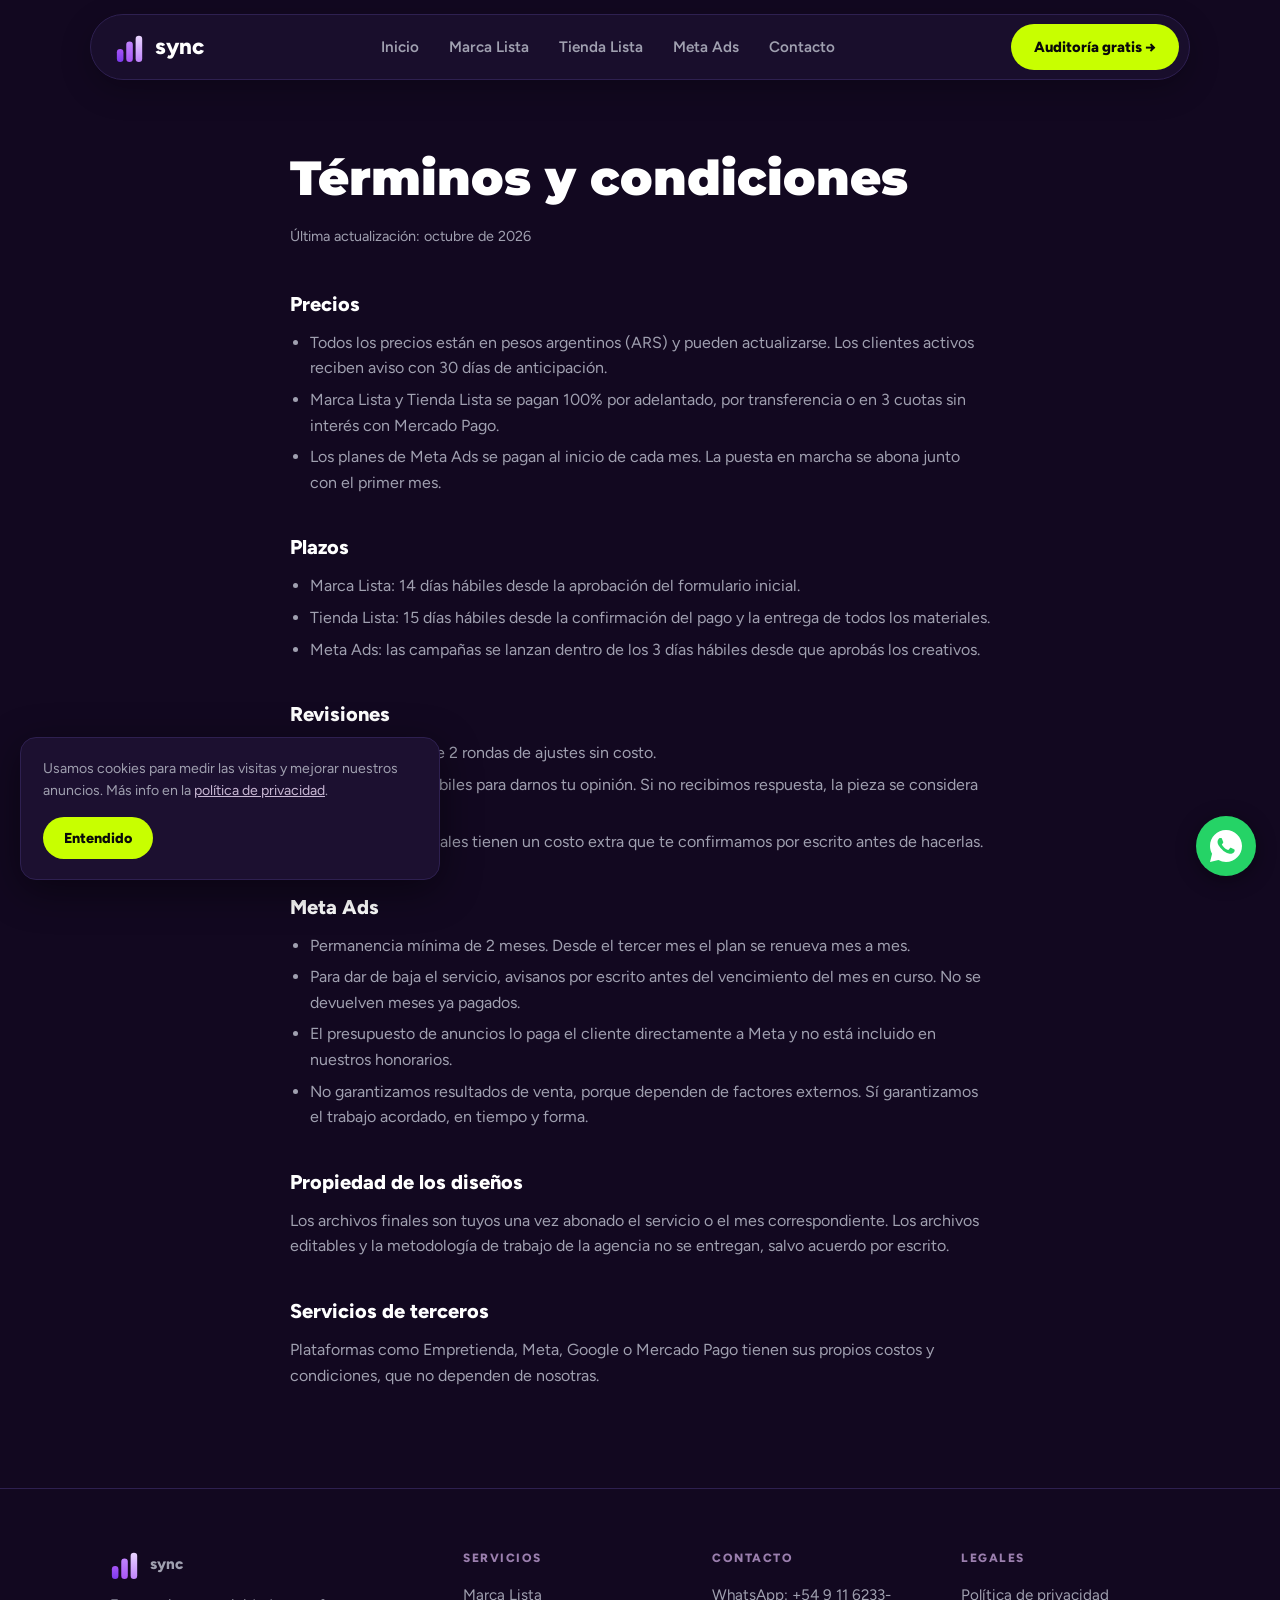
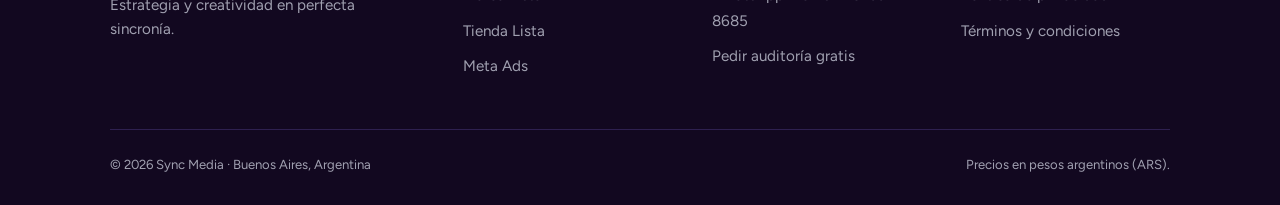
<file: terminos.html>
<!DOCTYPE html>
<html lang="es-AR">
<head>
  <!-- Google Tag Manager -->
  <script>(function(w,d,s,l,i){w[l]=w[l]||[];w[l].push({'gtm.start':
  new Date().getTime(),event:'gtm.js'});var f=d.getElementsByTagName(s)[0],
  j=d.createElement(s),dl=l!='dataLayer'?'&l='+l:'';j.async=true;j.src=
  'https://www.googletagmanager.com/gtm.js?id='+i+dl;f.parentNode.insertBefore(j,f);
  })(window,document,'script','dataLayer','GTM-WQXNB7L3');</script>
  <!-- End Google Tag Manager -->
  <meta charset="UTF-8">
  <meta name="viewport" content="width=device-width, initial-scale=1.0, viewport-fit=cover">
  <title>Términos y condiciones — Sync</title>
  <meta name="description" content="Condiciones de contratación de los servicios de Sync Media.">
  <link rel="canonical" href="https://syncmedia.ar/terminos.html">
  <meta name="theme-color" content="#120820">
  <link rel="icon" href="favicon.svg" type="image/svg+xml">

  <!-- Cómo se ve el link al compartirlo en WhatsApp / redes -->
  <meta property="og:title" content="Términos y condiciones — Sync">
  <meta property="og:description" content="Condiciones de contratación de los servicios de Sync Media.">
  <meta property="og:type" content="website">
  <meta property="og:url" content="https://syncmedia.ar/terminos.html">
  <meta property="og:image" content="https://syncmedia.ar/assets/img/og-image.png">
  <meta property="og:locale" content="es_AR">
  <meta name="twitter:card" content="summary_large_image">

  <link rel="preconnect" href="https://fonts.googleapis.com">
  <link rel="preconnect" href="https://fonts.gstatic.com" crossorigin>
  <link href="https://fonts.googleapis.com/css2?family=Montserrat:wght@800;900&family=Figtree:wght@400;500;600;700;800&family=Alice&display=swap" rel="stylesheet">
  <link rel="stylesheet" href="assets/css/styles.css">
</head>
<body data-wa="5491162338685" data-tab="Volvé, tu marca te espera 💜">
<!-- Google Tag Manager (noscript) -->
<noscript><iframe src="https://www.googletagmanager.com/ns.html?id=GTM-WQXNB7L3" height="0" width="0" style="display:none;visibility:hidden"></iframe></noscript>

<header class="nav">
  <div class="wrap nav-inner">
    <a href="index.html" class="logo" aria-label="Sync, ir al inicio">
    <svg viewBox="0 0 32 32" fill="none" aria-hidden="true">
      <rect x="2" y="18" width="7" height="14" rx="3.5" fill="url(#lg1)"/>
      <rect x="12" y="10" width="7" height="22" rx="3.5" fill="url(#lg2)"/>
      <rect x="22" y="4" width="7" height="28" rx="3.5" fill="url(#lg3)"/>
      <defs>
        <linearGradient id="lg1" x1="5.5" y1="18" x2="5.5" y2="32" gradientUnits="userSpaceOnUse"><stop stop-color="#a855f7"/><stop offset="1" stop-color="#7c3aed"/></linearGradient>
        <linearGradient id="lg2" x1="15.5" y1="10" x2="15.5" y2="32" gradientUnits="userSpaceOnUse"><stop stop-color="#c084fc"/><stop offset="1" stop-color="#a855f7"/></linearGradient>
        <linearGradient id="lg3" x1="25.5" y1="4" x2="25.5" y2="32" gradientUnits="userSpaceOnUse"><stop stop-color="#e9d5ff"/><stop offset="1" stop-color="#c084fc"/></linearGradient>
      </defs>
    </svg>
      sync
    </a>
    <nav aria-label="Principal">
      <ul class="nav-links">
        <li><a href="index.html">Inicio</a></li>
        <li><a href="marca-lista.html">Marca Lista</a></li>
        <li><a href="tienda-lista.html">Tienda Lista</a></li>
        <li><a href="meta-ads.html">Meta Ads</a></li>
        <li><a href="index.html#contacto">Contacto</a></li>
      </ul>
    </nav>
    <a href="index.html#contacto" class="btn btn-primary btn-desktop">Auditoría gratis →</a>
    <button class="nav-hamburger" id="nav-hamburger" aria-label="Abrir menú" aria-expanded="false" aria-controls="nav-mobile-menu">
      <span></span><span></span><span></span>
    </button>
  </div>
</header>

<div class="nav-mobile-menu" id="nav-mobile-menu">
  <a href="index.html">Inicio</a>
  <a href="marca-lista.html">Marca Lista</a>
  <a href="tienda-lista.html">Tienda Lista</a>
  <a href="meta-ads.html">Meta Ads</a>
  <a href="index.html#contacto">Contacto</a>
  <a href="index.html#contacto" class="btn btn-primary">Quiero mi auditoría gratis →</a>
  <p class="nav-mobile-badge">La auditoría de Meta Ads no tiene costo</p>
</div>

<main>

  <article class="wrap legal">
    <h1>Términos y condiciones</h1>
    <p class="updated">Última actualización: octubre de 2026</p>

    <h2>Precios</h2>
    <ul>
      <li>Todos los precios están en pesos argentinos (ARS) y pueden actualizarse. Los clientes activos reciben aviso con 30 días de anticipación.</li>
      <li>Marca Lista y Tienda Lista se pagan 100% por adelantado, por transferencia o en 3 cuotas sin interés con Mercado Pago.</li>
      <li>Los planes de Meta Ads se pagan al inicio de cada mes. La puesta en marcha se abona junto con el primer mes.</li>
    </ul>

    <h2>Plazos</h2>
    <ul>
      <li>Marca Lista: 14 días hábiles desde la aprobación del formulario inicial.</li>
      <li>Tienda Lista: 15 días hábiles desde la confirmación del pago y la entrega de todos los materiales.</li>
      <li>Meta Ads: las campañas se lanzan dentro de los 3 días hábiles desde que aprobás los creativos.</li>
    </ul>

    <h2>Revisiones</h2>
    <ul>
      <li>Cada pieza incluye 2 rondas de ajustes sin costo.</li>
      <li>Tenés 48 horas hábiles para darnos tu opinión. Si no recibimos respuesta, la pieza se considera aprobada.</li>
      <li>Las rondas adicionales tienen un costo extra que te confirmamos por escrito antes de hacerlas.</li>
    </ul>

    <h2>Meta Ads</h2>
    <ul>
      <li>Permanencia mínima de 2 meses. Desde el tercer mes el plan se renueva mes a mes.</li>
      <li>Para dar de baja el servicio, avisanos por escrito antes del vencimiento del mes en curso. No se devuelven meses ya pagados.</li>
      <li>El presupuesto de anuncios lo paga el cliente directamente a Meta y no está incluido en nuestros honorarios.</li>
      <li>No garantizamos resultados de venta, porque dependen de factores externos. Sí garantizamos el trabajo acordado, en tiempo y forma.</li>
    </ul>

    <h2>Propiedad de los diseños</h2>
    <p>Los archivos finales son tuyos una vez abonado el servicio o el mes correspondiente. Los archivos editables y la metodología de trabajo de la agencia no se entregan, salvo acuerdo por escrito.</p>

    <h2>Servicios de terceros</h2>
    <p>Plataformas como Empretienda, Meta, Google o Mercado Pago tienen sus propios costos y condiciones, que no dependen de nosotras.</p>
  </article>

</main>

<footer class="footer">
  <div class="wrap">
    <div class="footer-grid">
      <div>
        <a href="index.html" class="logo" aria-label="Sync, ir al inicio">
        <svg viewBox="0 0 32 32" fill="none" aria-hidden="true">
      <rect x="2" y="18" width="7" height="14" rx="3.5" fill="url(#lf1)"/>
      <rect x="12" y="10" width="7" height="22" rx="3.5" fill="url(#lf2)"/>
      <rect x="22" y="4" width="7" height="28" rx="3.5" fill="url(#lf3)"/>
      <defs>
        <linearGradient id="lf1" x1="5.5" y1="18" x2="5.5" y2="32" gradientUnits="userSpaceOnUse"><stop stop-color="#a855f7"/><stop offset="1" stop-color="#7c3aed"/></linearGradient>
        <linearGradient id="lf2" x1="15.5" y1="10" x2="15.5" y2="32" gradientUnits="userSpaceOnUse"><stop stop-color="#c084fc"/><stop offset="1" stop-color="#a855f7"/></linearGradient>
        <linearGradient id="lf3" x1="25.5" y1="4" x2="25.5" y2="32" gradientUnits="userSpaceOnUse"><stop stop-color="#e9d5ff"/><stop offset="1" stop-color="#c084fc"/></linearGradient>
      </defs>
    </svg>
          sync
        </a>
        <p class="footer-claim">Estrategia y creatividad en perfecta sincronía.</p>
      </div>
      <div>
        <h2>Servicios</h2>
        <ul>
          <li><a href="marca-lista.html">Marca Lista</a></li>
          <li><a href="tienda-lista.html">Tienda Lista</a></li>
          <li><a href="meta-ads.html">Meta Ads</a></li>
        </ul>
      </div>
      <div>
        <h2>Contacto</h2>
        <ul>
          <li><a href="#" data-wa="Hola, quiero saber más sobre sus servicios 🚀">WhatsApp: +54 9 11 6233-8685</a></li>
          <li><a href="index.html#contacto">Pedir auditoría gratis</a></li>
        </ul>
      </div>
      <div>
        <h2>Legales</h2>
        <ul>
          <li><a href="privacidad.html">Política de privacidad</a></li>
          <li><a href="terminos.html">Términos y condiciones</a></li>
        </ul>
      </div>
    </div>
    <div class="footer-bottom">
      <span>© <span data-year>2026</span> Sync Media · Buenos Aires, Argentina</span>
      <span>Precios en pesos argentinos (ARS).</span>
    </div>
  </div>
</footer>

<div class="sticky-cta-bar" id="sticky-cta">
  <a href="index.html#contacto" class="btn btn-primary">Quiero mi auditoría gratis →</a>
</div>

<a href="#" data-wa="Hola, quiero saber más sobre sus servicios 🚀" class="whatsapp-fab" aria-label="Escribinos por WhatsApp">
  <svg viewBox="0 0 60 60" aria-hidden="true">
    <circle cx="30" cy="30" r="30" fill="#25D366"/>
    <path d="M30 14C21.163 14 14 21.163 14 30c0 2.84.752 5.504 2.063 7.808L14 46l8.428-2.035A15.93 15.93 0 0030 46c8.837 0 16-7.163 16-16S38.837 14 30 14zm8.295 21.728c-.352.988-2.06 1.892-2.836 2.012-.726.112-1.64.16-2.647-.167-.609-.197-1.392-.46-2.39-.902-4.208-1.816-6.957-6.072-7.168-6.353-.21-.28-1.72-2.287-1.72-4.363s1.088-3.093 1.475-3.515c.387-.422.845-.527 1.127-.527.282 0 .563.003.81.014.26.012.608-.098.952.727.352.843 1.196 2.918 1.302 3.129.105.211.176.456.035.737-.14.28-.21.457-.42.703-.21.246-.44.55-.633.739-.21.21-.43.436-.185.854.246.42 1.093 1.8 2.347 2.918 1.612 1.437 2.97 1.883 3.39 2.094.42.21.667.176.912-.106.246-.28 1.053-1.23 1.335-1.65.28-.422.56-.352.946-.211.386.14 2.45 1.156 2.87 1.365.422.21.703.316.808.493.104.175.104 1.01-.248 1.998z" fill="#fff"/>
  </svg>
</a>

<div class="cookie-banner" id="cookie-banner" role="region" aria-label="Aviso de cookies" hidden>
  <p>Usamos cookies para medir las visitas y mejorar nuestros anuncios. Más info en la <a href="privacidad.html">política de privacidad</a>.</p>
  <button type="button" class="btn btn-primary">Entendido</button>
</div>

<script src="assets/js/main.js" defer></script>
</body>
</html>
</file>
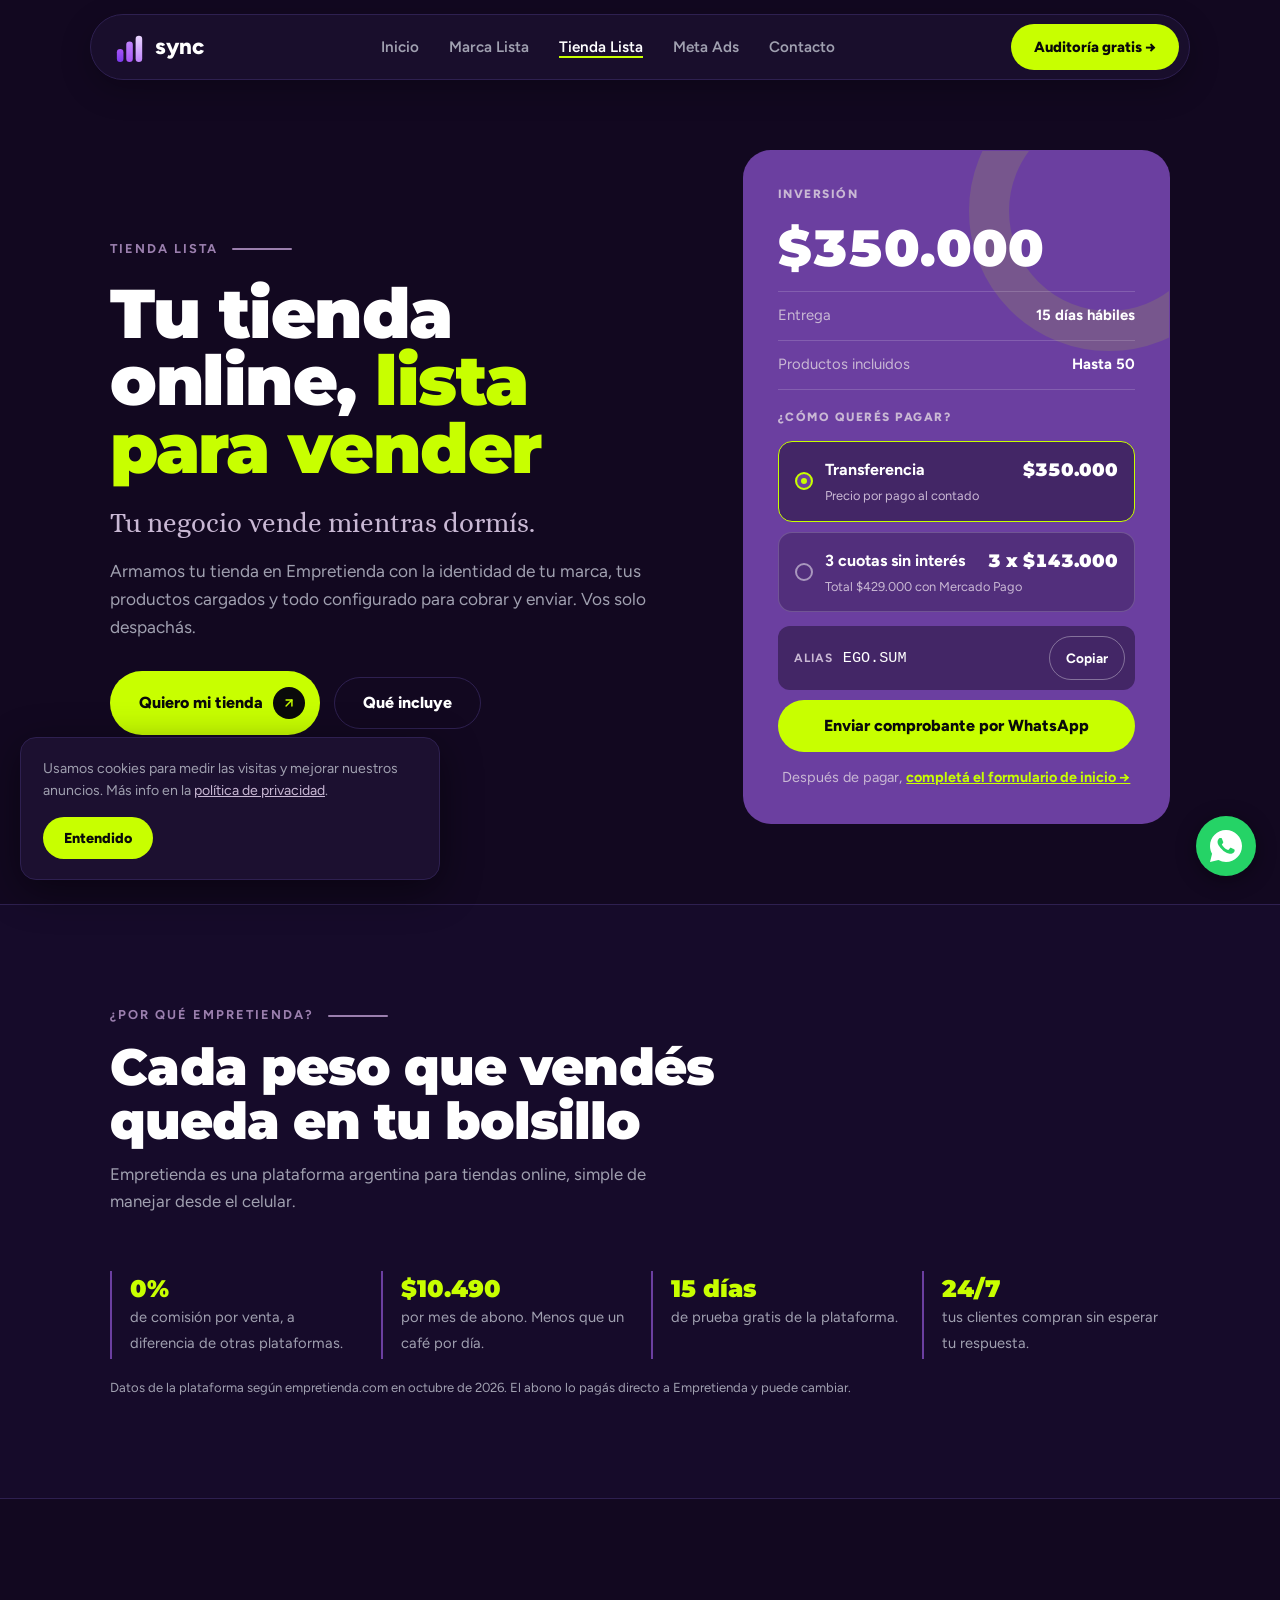
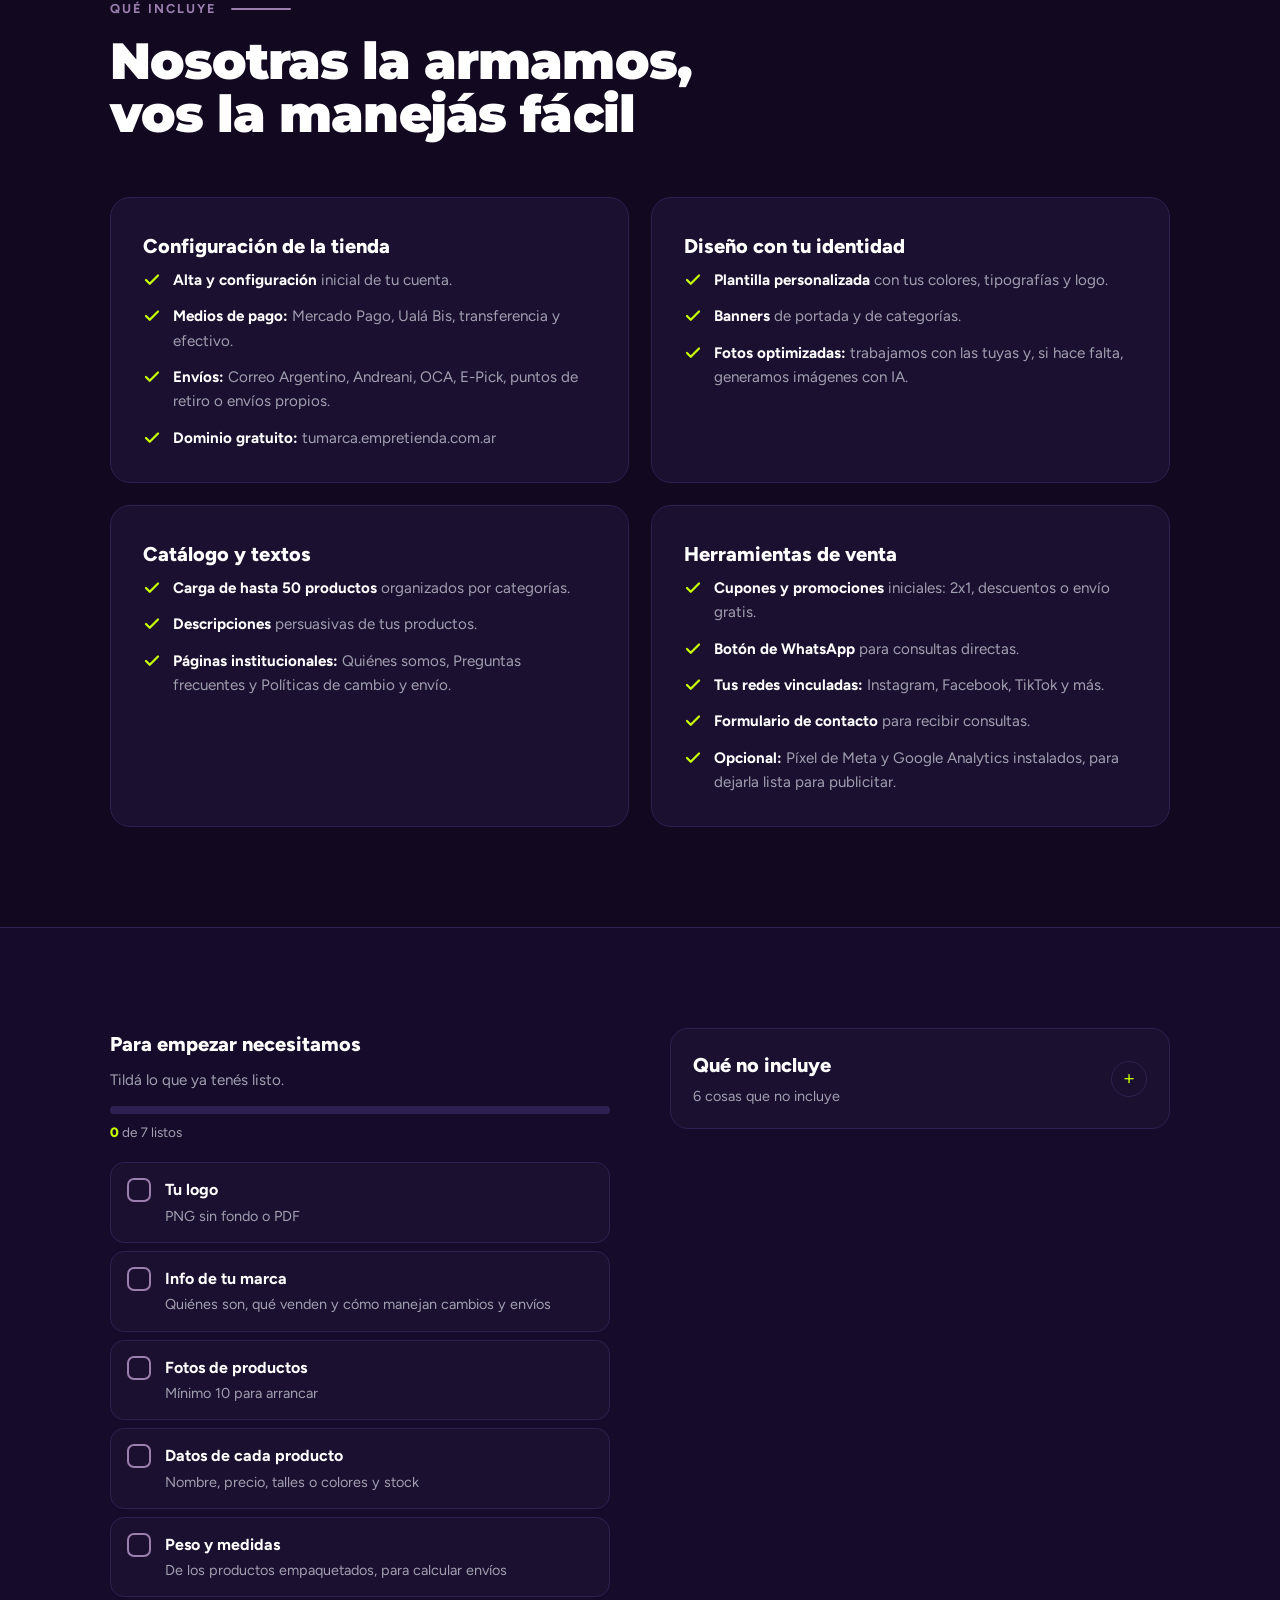
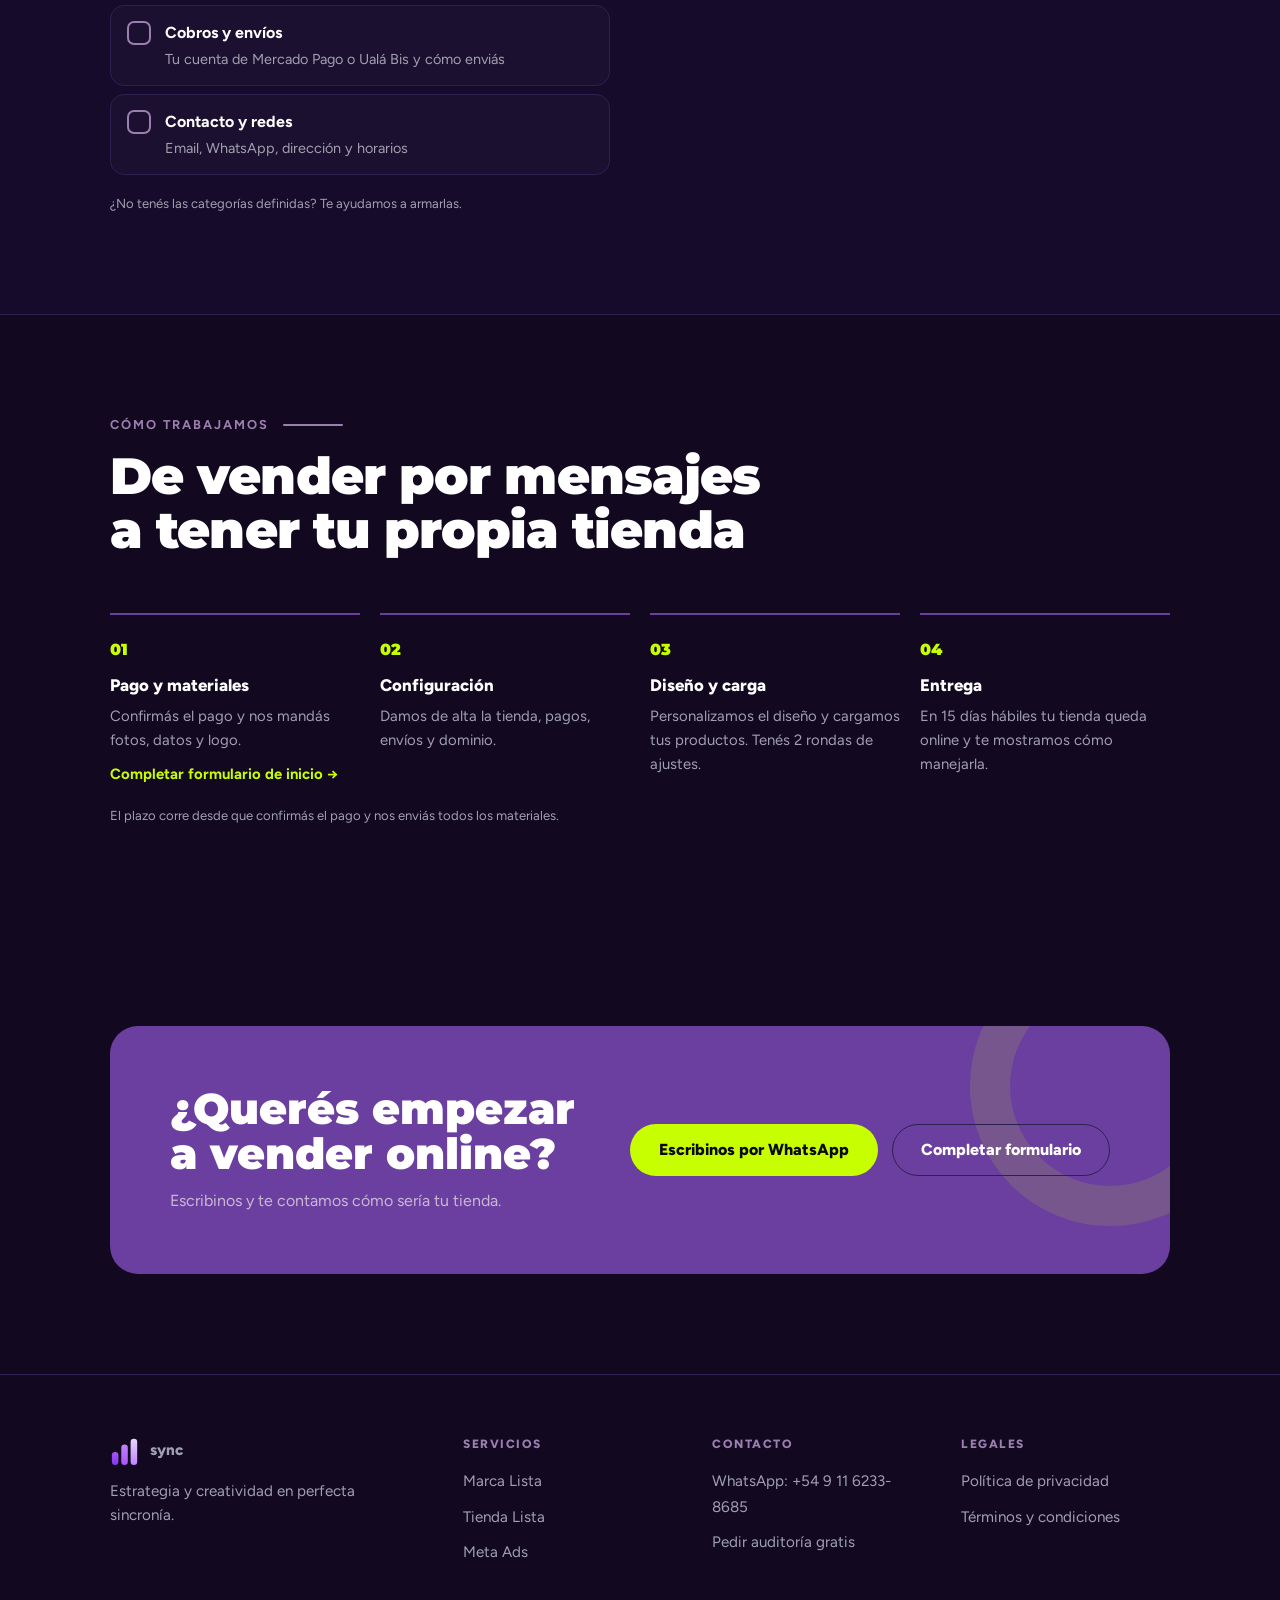
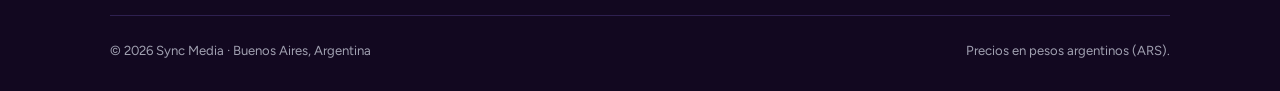
<file: tienda-lista.html>
<!DOCTYPE html>
<html lang="es-AR">
<head>
  <!-- Google Tag Manager -->
  <script>(function(w,d,s,l,i){w[l]=w[l]||[];w[l].push({'gtm.start':
  new Date().getTime(),event:'gtm.js'});var f=d.getElementsByTagName(s)[0],
  j=d.createElement(s),dl=l!='dataLayer'?'&l='+l:'';j.async=true;j.src=
  'https://www.googletagmanager.com/gtm.js?id='+i+dl;f.parentNode.insertBefore(j,f);
  })(window,document,'script','dataLayer','GTM-WQXNB7L3');</script>
  <!-- End Google Tag Manager -->
  <meta charset="UTF-8">
  <meta name="viewport" content="width=device-width, initial-scale=1.0, viewport-fit=cover">
  <title>Tienda Lista — Tu tienda online en Empretienda | Sync</title>
  <meta name="description" content="Armamos tu tienda online en Empretienda con tu identidad, hasta {E(T['productos_incluidos'])} productos cargados, pagos y envíos configurados. ${E(T['precio'])} pago único, entrega en {E(T['plazo_dias_habiles'])} días hábiles.">
  <link rel="canonical" href="https://syncmedia.ar/tienda-lista.html">
  <meta name="theme-color" content="#120820">
  <link rel="icon" href="favicon.svg" type="image/svg+xml">

  <!-- Cómo se ve el link al compartirlo en WhatsApp / redes -->
  <meta property="og:title" content="Tienda Lista — Tu tienda online en Empretienda | Sync">
  <meta property="og:description" content="Armamos tu tienda online en Empretienda con tu identidad, hasta {E(T['productos_incluidos'])} productos cargados, pagos y envíos configurados. ${E(T['precio'])} pago único, entrega en {E(T['plazo_dias_habiles'])} días hábiles.">
  <meta property="og:type" content="website">
  <meta property="og:url" content="https://syncmedia.ar/tienda-lista.html">
  <meta property="og:image" content="https://syncmedia.ar/assets/img/og-image.png">
  <meta property="og:locale" content="es_AR">
  <meta name="twitter:card" content="summary_large_image">

  <link rel="preconnect" href="https://fonts.googleapis.com">
  <link rel="preconnect" href="https://fonts.gstatic.com" crossorigin>
  <link href="https://fonts.googleapis.com/css2?family=Montserrat:wght@800;900&family=Figtree:wght@400;500;600;700;800&family=Alice&display=swap" rel="stylesheet">
  <link rel="stylesheet" href="assets/css/styles.css">
</head>
<body data-wa="5491162338685" data-tab="Volvé, tu marca te espera 💜">
<!-- Google Tag Manager (noscript) -->
<noscript><iframe src="https://www.googletagmanager.com/ns.html?id=GTM-WQXNB7L3" height="0" width="0" style="display:none;visibility:hidden"></iframe></noscript>

<header class="nav">
  <div class="wrap nav-inner">
    <a href="index.html" class="logo" aria-label="Sync, ir al inicio">
    <svg viewBox="0 0 32 32" fill="none" aria-hidden="true">
      <rect x="2" y="18" width="7" height="14" rx="3.5" fill="url(#lg1)"/>
      <rect x="12" y="10" width="7" height="22" rx="3.5" fill="url(#lg2)"/>
      <rect x="22" y="4" width="7" height="28" rx="3.5" fill="url(#lg3)"/>
      <defs>
        <linearGradient id="lg1" x1="5.5" y1="18" x2="5.5" y2="32" gradientUnits="userSpaceOnUse"><stop stop-color="#a855f7"/><stop offset="1" stop-color="#7c3aed"/></linearGradient>
        <linearGradient id="lg2" x1="15.5" y1="10" x2="15.5" y2="32" gradientUnits="userSpaceOnUse"><stop stop-color="#c084fc"/><stop offset="1" stop-color="#a855f7"/></linearGradient>
        <linearGradient id="lg3" x1="25.5" y1="4" x2="25.5" y2="32" gradientUnits="userSpaceOnUse"><stop stop-color="#e9d5ff"/><stop offset="1" stop-color="#c084fc"/></linearGradient>
      </defs>
    </svg>
      sync
    </a>
    <nav aria-label="Principal">
      <ul class="nav-links">
        <li><a href="index.html">Inicio</a></li>
        <li><a href="marca-lista.html">Marca Lista</a></li>
        <li><a href="tienda-lista.html" aria-current="page">Tienda Lista</a></li>
        <li><a href="meta-ads.html">Meta Ads</a></li>
        <li><a href="index.html#contacto">Contacto</a></li>
      </ul>
    </nav>
    <a href="index.html#contacto" class="btn btn-primary btn-desktop">Auditoría gratis →</a>
    <button class="nav-hamburger" id="nav-hamburger" aria-label="Abrir menú" aria-expanded="false" aria-controls="nav-mobile-menu">
      <span></span><span></span><span></span>
    </button>
  </div>
</header>

<div class="nav-mobile-menu" id="nav-mobile-menu">
  <a href="index.html">Inicio</a>
  <a href="marca-lista.html">Marca Lista</a>
  <a href="tienda-lista.html">Tienda Lista</a>
  <a href="meta-ads.html">Meta Ads</a>
  <a href="index.html#contacto">Contacto</a>
  <a href="index.html#contacto" class="btn btn-primary">Quiero mi auditoría gratis →</a>
  <p class="nav-mobile-badge">La auditoría de Meta Ads no tiene costo</p>
</div>

<main>

  <section class="wrap page-hero">
    <div class="page-hero-grid">
      <div>
        <div class="section-label">Tienda Lista</div>
        <h1>Tu tienda online, <span class="lime">lista para vender</span></h1>
        <p class="hook">Tu negocio vende mientras dormís.</p>
        <p class="lead">Armamos tu tienda en Empretienda con la identidad de tu marca, tus productos cargados y todo configurado para cobrar y enviar. Vos solo despachás.</p>
        <div class="btn-row">
          <a href="#" data-wa="Hola, quiero Tienda Lista para mi negocio 🛍️" class="btn btn-primary">Quiero mi tienda <span class="arrow-circle"><svg viewBox="0 0 24 24" fill="none" stroke="currentColor" stroke-width="2.5" stroke-linecap="round" stroke-linejoin="round" aria-hidden="true"><line x1="7" y1="17" x2="17" y2="7"/><polyline points="7 7 17 7 17 17"/></svg></span></a>
          <a href="#incluye" class="btn btn-ghost">Qué incluye</a>
        </div>
      </div>
      <aside class="price-box violet" aria-label="Precio">
        <span class="label">Inversión</span>
        <span class="big">$350.000</span>
        <dl class="price-meta">
          <div><dt>Entrega</dt><dd>15 días hábiles</dd></div>
          <div><dt>Productos incluidos</dt><dd>Hasta 50</dd></div>
        </dl>
        <div class="pay" data-pay>
          <p class="pay-title">¿Cómo querés pagar?</p>
          <div class="pay-options" role="radiogroup" aria-label="Forma de pago">
          <label class="pay-opt">
            <input type="radio" name="pago-tienda-lista" value="transferencia" checked>
            <span class="pay-opt-body">
              <span class="pay-opt-name">Transferencia</span>
              <span class="pay-opt-price">$350.000</span>
              <small>Precio por pago al contado</small>
            </span>
          </label>
          <label class="pay-opt">
            <input type="radio" name="pago-tienda-lista" value="cuotas">
            <span class="pay-opt-body">
              <span class="pay-opt-name">3 cuotas sin interés</span>
              <span class="pay-opt-price">3 x $143.000</span>
              <small>Total $429.000 con Mercado Pago</small>
            </span>
          </label>
          </div>
          <div class="pay-panel" data-panel="transferencia">
            <div class="alias">
              <span class="alias-label">Alias</span>
              <code class="alias-value">EGO.SUM</code>
              <button type="button" class="alias-copy" data-copy="EGO.SUM">Copiar</button>
            </div>
            <a href="#" data-wa="Hola, te envío el comprobante de transferencia por Tienda Lista ($350.000)" class="btn btn-primary">Enviar comprobante por WhatsApp</a>
          </div>
          <div class="pay-panel" data-panel="cuotas" hidden>
            <a href="https://mpago.la/2KeEEan" target="_blank" rel="noopener" class="btn btn-primary" data-pago="tienda-lista">Pagar 3 x $143.000</a>
          </div>
          <p class="pay-after">Después de pagar, <a href="https://docs.google.com/forms/d/e/1FAIpQLSekLlGgawzQllp2h0KTIkrmQDhJ5PGznYIQ1v5DB_UrB0zhug/viewform?usp=sharing&amp;ouid=102702233650822259091" target="_blank" rel="noopener">completá el formulario de inicio →</a></p>
        </div>
      </aside>
    </div>
  </section>

  <section class="section alt">
    <div class="wrap">
      <div class="section-head">
        <div class="section-label">¿Por qué Empretienda?</div>
        <h2>Cada peso que vendés queda en tu bolsillo</h2>
        <p>Empretienda es una plataforma argentina para tiendas online, simple de manejar desde el celular.</p>
      </div>
      <div class="fact-row">
        <div class="fact"><strong>0%</strong><span>de comisión por venta, a diferencia de otras plataformas.</span></div>
        <div class="fact"><strong>$10.490</strong><span>por mes de abono. Menos que un café por día.</span></div>
        <div class="fact"><strong>15 días</strong><span>de prueba gratis de la plataforma.</span></div>
        <div class="fact"><strong>24/7</strong><span>tus clientes compran sin esperar tu respuesta.</span></div>
      </div>
      <p class="fine">Datos de la plataforma según empretienda.com en octubre de 2026. El abono lo pagás directo a Empretienda y puede cambiar.</p>
    </div>
  </section>

  <section class="section" id="incluye">
    <div class="wrap">
      <div class="section-head">
        <div class="section-label">Qué incluye</div>
        <h2>Nosotras la armamos, vos la manejás fácil</h2>
      </div>
      <div class="include-grid">
        <div class="include-card">
          <h3>Configuración de la tienda</h3>
          <ul>
            <li><span><strong>Alta y configuración</strong> inicial de tu cuenta.</span></li>
            <li><span><strong>Medios de pago:</strong> Mercado Pago, Ualá Bis, transferencia y efectivo.</span></li>
            <li><span><strong>Envíos:</strong> Correo Argentino, Andreani, OCA, E-Pick, puntos de retiro o envíos propios.</span></li>
            <li><span><strong>Dominio gratuito:</strong> tumarca.empretienda.com.ar</span></li>
          </ul>
        </div>
        <div class="include-card">
          <h3>Diseño con tu identidad</h3>
          <ul>
            <li><span><strong>Plantilla personalizada</strong> con tus colores, tipografías y logo.</span></li>
            <li><span><strong>Banners</strong> de portada y de categorías.</span></li>
            <li><span><strong>Fotos optimizadas:</strong> trabajamos con las tuyas y, si hace falta, generamos imágenes con IA.</span></li>
          </ul>
        </div>
        <div class="include-card">
          <h3>Catálogo y textos</h3>
          <ul>
            <li><span><strong>Carga de hasta 50 productos</strong> organizados por categorías.</span></li>
            <li><span><strong>Descripciones</strong> persuasivas de tus productos.</span></li>
            <li><span><strong>Páginas institucionales:</strong> Quiénes somos, Preguntas frecuentes y Políticas de cambio y envío.</span></li>
          </ul>
        </div>
        <div class="include-card">
          <h3>Herramientas de venta</h3>
          <ul>
            <li><span><strong>Cupones y promociones</strong> iniciales: 2x1, descuentos o envío gratis.</span></li>
            <li><span><strong>Botón de WhatsApp</strong> para consultas directas.</span></li>
            <li><span><strong>Tus redes vinculadas:</strong> Instagram, Facebook, TikTok y más.</span></li>
            <li><span><strong>Formulario de contacto</strong> para recibir consultas.</span></li>
            <li><span><strong>Opcional:</strong> Píxel de Meta y Google Analytics instalados, para dejarla lista para publicitar.</span></li>
          </ul>
        </div>
      </div>
    </div>
  </section>

  <section class="section alt">
    <div class="wrap two-col">
      <div>

        <div class="ck" data-checklist="tienda-lista">
          <div class="ck-head">
            <h2 class="list-title">Para empezar necesitamos</h2>
            <p class="ck-sub">Tildá lo que ya tenés listo.</p>
            <div class="ck-progress" aria-hidden="true"><span class="ck-bar"></span></div>
            <p class="ck-count" aria-live="polite"><span data-ck-done>0</span> de 7 listos</p>
          </div>
          <ul class="ck-list">
            <li><label class="ck-item"><input type="checkbox" data-ck="0"><span class="ck-box" aria-hidden="true"></span><span class="ck-text"><strong>Tu logo</strong><span>PNG sin fondo o PDF</span></span></label></li>
            <li><label class="ck-item"><input type="checkbox" data-ck="1"><span class="ck-box" aria-hidden="true"></span><span class="ck-text"><strong>Info de tu marca</strong><span>Quiénes son, qué venden y cómo manejan cambios y envíos</span></span></label></li>
            <li><label class="ck-item"><input type="checkbox" data-ck="2"><span class="ck-box" aria-hidden="true"></span><span class="ck-text"><strong>Fotos de productos</strong><span>Mínimo 10 para arrancar</span></span></label></li>
            <li><label class="ck-item"><input type="checkbox" data-ck="3"><span class="ck-box" aria-hidden="true"></span><span class="ck-text"><strong>Datos de cada producto</strong><span>Nombre, precio, talles o colores y stock</span></span></label></li>
            <li><label class="ck-item"><input type="checkbox" data-ck="4"><span class="ck-box" aria-hidden="true"></span><span class="ck-text"><strong>Peso y medidas</strong><span>De los productos empaquetados, para calcular envíos</span></span></label></li>
            <li><label class="ck-item"><input type="checkbox" data-ck="5"><span class="ck-box" aria-hidden="true"></span><span class="ck-text"><strong>Cobros y envíos</strong><span>Tu cuenta de Mercado Pago o Ualá Bis y cómo enviás</span></span></label></li>
            <li><label class="ck-item"><input type="checkbox" data-ck="6"><span class="ck-box" aria-hidden="true"></span><span class="ck-text"><strong>Contacto y redes</strong><span>Email, WhatsApp, dirección y horarios</span></span></label></li>
          </ul>
          <div class="ck-done" hidden>
            <p>¡Tenés todo listo para empezar!</p>
            <a href="#" data-wa="Hola, ya tengo todo listo para empezar mi Tienda Lista" class="btn btn-primary">Quiero mi tienda</a>
          </div>
        </div>
        <p class="fine">¿No tenés las categorías definidas? Te ayudamos a armarlas.</p>
      </div>
      <div>

        <details class="noinc">
          <summary>
            <span class="noinc-title">Qué no incluye</span>
            <span class="noinc-count">6 cosas que no incluye</span>
          </summary>
          <ul class="noinc-list">
            <li><strong>Abono de Empretienda</strong><span>Lo pagás directo a la plataforma</span></li>
            <li><strong>Dominio propio</strong><span>.com o .com.ar y su renovación anual</span></li>
            <li><strong>Sesiones de fotos</strong><span>Ni retoque avanzado</span></li>
            <li><strong>Cambios en el código</strong><span>Usamos las herramientas de la plataforma</span></li>
            <li><strong>Cuentas de redes</strong><span>Ni catálogos de Instagram o WhatsApp</span></li>
            <li><strong>Gestión diaria</strong><span>Productos nuevos, pedidos y atención se cotizan aparte</span></li>
          </ul>
        </details>
      </div>
    </div>
  </section>

  <section class="section">
    <div class="wrap">
      <div class="section-head">
        <div class="section-label">Cómo trabajamos</div>
        <h2>De vender por mensajes a tener tu propia tienda</h2>
      </div>
      <div class="steps">
        <div class="step"><h3>Pago y materiales</h3><p>Confirmás el pago y nos mandás fotos, datos y logo. <a href="https://docs.google.com/forms/d/e/1FAIpQLSekLlGgawzQllp2h0KTIkrmQDhJ5PGznYIQ1v5DB_UrB0zhug/viewform?usp=sharing&amp;ouid=102702233650822259091" target="_blank" rel="noopener" class="step-link">Completar formulario de inicio →</a></p></div>
        <div class="step"><h3>Configuración</h3><p>Damos de alta la tienda, pagos, envíos y dominio.</p></div>
        <div class="step"><h3>Diseño y carga</h3><p>Personalizamos el diseño y cargamos tus productos. Tenés 2 rondas de ajustes.</p></div>
        <div class="step"><h3>Entrega</h3><p>En 15 días hábiles tu tienda queda online y te mostramos cómo manejarla.</p></div>
      </div>
      <p class="fine">El plazo corre desde que confirmás el pago y nos enviás todos los materiales.</p>
    </div>
  </section>

  <section class="section">
    <div class="wrap">
      <div class="cta-band">
        <div>
          <h2>¿Querés empezar a vender online?</h2>
          <p>Escribinos y te contamos cómo sería tu tienda.</p>
        </div>
        <div class="btn-row">
          <a href="#" data-wa="Hola, quiero Tienda Lista para mi negocio 🛍️" class="btn btn-primary">Escribinos por WhatsApp</a>
          <a href="index.html?servicio=tienda-lista#contacto" class="btn btn-ghost">Completar formulario</a>
        </div>
      </div>
    </div>
  </section>
</main>

<footer class="footer">
  <div class="wrap">
    <div class="footer-grid">
      <div>
        <a href="index.html" class="logo" aria-label="Sync, ir al inicio">
        <svg viewBox="0 0 32 32" fill="none" aria-hidden="true">
      <rect x="2" y="18" width="7" height="14" rx="3.5" fill="url(#lf1)"/>
      <rect x="12" y="10" width="7" height="22" rx="3.5" fill="url(#lf2)"/>
      <rect x="22" y="4" width="7" height="28" rx="3.5" fill="url(#lf3)"/>
      <defs>
        <linearGradient id="lf1" x1="5.5" y1="18" x2="5.5" y2="32" gradientUnits="userSpaceOnUse"><stop stop-color="#a855f7"/><stop offset="1" stop-color="#7c3aed"/></linearGradient>
        <linearGradient id="lf2" x1="15.5" y1="10" x2="15.5" y2="32" gradientUnits="userSpaceOnUse"><stop stop-color="#c084fc"/><stop offset="1" stop-color="#a855f7"/></linearGradient>
        <linearGradient id="lf3" x1="25.5" y1="4" x2="25.5" y2="32" gradientUnits="userSpaceOnUse"><stop stop-color="#e9d5ff"/><stop offset="1" stop-color="#c084fc"/></linearGradient>
      </defs>
    </svg>
          sync
        </a>
        <p class="footer-claim">Estrategia y creatividad en perfecta sincronía.</p>
      </div>
      <div>
        <h2>Servicios</h2>
        <ul>
          <li><a href="marca-lista.html">Marca Lista</a></li>
          <li><a href="tienda-lista.html">Tienda Lista</a></li>
          <li><a href="meta-ads.html">Meta Ads</a></li>
        </ul>
      </div>
      <div>
        <h2>Contacto</h2>
        <ul>
          <li><a href="#" data-wa="Hola, quiero saber más sobre sus servicios 🚀">WhatsApp: +54 9 11 6233-8685</a></li>
          <li><a href="index.html#contacto">Pedir auditoría gratis</a></li>
        </ul>
      </div>
      <div>
        <h2>Legales</h2>
        <ul>
          <li><a href="privacidad.html">Política de privacidad</a></li>
          <li><a href="terminos.html">Términos y condiciones</a></li>
        </ul>
      </div>
    </div>
    <div class="footer-bottom">
      <span>© <span data-year>2026</span> Sync Media · Buenos Aires, Argentina</span>
      <span>Precios en pesos argentinos (ARS).</span>
    </div>
  </div>
</footer>

<div class="sticky-cta-bar" id="sticky-cta">
  <a data-wa="Hola, quiero Tienda Lista para mi negocio 🛍️" href="#" class="btn btn-primary">Quiero mi tienda →</a>
</div>

<a href="#" data-wa="Hola, quiero saber más sobre sus servicios 🚀" class="whatsapp-fab" aria-label="Escribinos por WhatsApp">
  <svg viewBox="0 0 60 60" aria-hidden="true">
    <circle cx="30" cy="30" r="30" fill="#25D366"/>
    <path d="M30 14C21.163 14 14 21.163 14 30c0 2.84.752 5.504 2.063 7.808L14 46l8.428-2.035A15.93 15.93 0 0030 46c8.837 0 16-7.163 16-16S38.837 14 30 14zm8.295 21.728c-.352.988-2.06 1.892-2.836 2.012-.726.112-1.64.16-2.647-.167-.609-.197-1.392-.46-2.39-.902-4.208-1.816-6.957-6.072-7.168-6.353-.21-.28-1.72-2.287-1.72-4.363s1.088-3.093 1.475-3.515c.387-.422.845-.527 1.127-.527.282 0 .563.003.81.014.26.012.608-.098.952.727.352.843 1.196 2.918 1.302 3.129.105.211.176.456.035.737-.14.28-.21.457-.42.703-.21.246-.44.55-.633.739-.21.21-.43.436-.185.854.246.42 1.093 1.8 2.347 2.918 1.612 1.437 2.97 1.883 3.39 2.094.42.21.667.176.912-.106.246-.28 1.053-1.23 1.335-1.65.28-.422.56-.352.946-.211.386.14 2.45 1.156 2.87 1.365.422.21.703.316.808.493.104.175.104 1.01-.248 1.998z" fill="#fff"/>
  </svg>
</a>

<div class="cookie-banner" id="cookie-banner" role="region" aria-label="Aviso de cookies" hidden>
  <p>Usamos cookies para medir las visitas y mejorar nuestros anuncios. Más info en la <a href="privacidad.html">política de privacidad</a>.</p>
  <button type="button" class="btn btn-primary">Entendido</button>
</div>

<script src="assets/js/main.js" defer></script>
</body>
</html>
</file>
<file: assets/css/styles.css>
/* =========================================================
   SYNC MEDIA — Estilos compartidos de toda la web
   Para cambiar un color en TODA la web, cambialo acá abajo.
   ========================================================= */

:root {
  /* Colores de marca (los mismos de la landing) */
  --bg: #120820;          /* fondo principal */
  --bg2: #160b2a;         /* fondo alternativo de secciones */
  --card-bg: #1c1030;     /* fondo de tarjetas */
  --input-bg: #1e1535;    /* fondo de campos del formulario */
  --border: #2e2050;      /* bordes y líneas */
  --purple: #6b3fa0;
  --purple-mid: #9b7fae;
  --purple-light: #c9b8d4;
  --lime: #c8ff00;        /* acento */
  --white: #ffffff;
  --gray: #a0a0b0;        /* textos secundarios */
  --ink: #0a0a0a;         /* texto sobre fondo lima */

  /* Tipografías */
  --font-display: 'Montserrat', 'Arial Black', sans-serif;
  --font-body: 'Figtree', system-ui, -apple-system, 'Segoe UI', sans-serif;
  --font-accent: 'Alice', Georgia, serif;

  /* Medidas */
  --max: 1180px;
  --gutter: 60px;
  --radius: 20px;

  color-scheme: dark;
}

*, *::before, *::after { box-sizing: border-box; margin: 0; padding: 0; }
html { scroll-behavior: smooth; scroll-padding-top: 90px; }
body {
  font-family: var(--font-body);
  background: var(--bg);
  color: var(--white);
  line-height: 1.6;
  overflow-x: hidden;
  -webkit-font-smoothing: antialiased;
}
img, svg { max-width: 100%; }
a { color: inherit; }
h1, h2, h3 { text-wrap: balance; }
:focus-visible { outline: 2px solid var(--lime); outline-offset: 3px; border-radius: 4px; }
/* Todo lo marcado como oculto queda oculto, aunque otro estilo diga lo contrario */
[hidden] { display: none !important; }

.wrap {
  max-width: var(--max);
  margin: 0 auto;
  padding-left: max(var(--gutter), env(safe-area-inset-left, 0px));
  padding-right: max(var(--gutter), env(safe-area-inset-right, 0px));
}
.section { padding-block: 100px; }
.section.alt { background: var(--bg2); border-block: 1px solid var(--border); }
.lime { color: var(--lime); }

/* ── Etiqueta de sección (EL PROCESO ——) ── */
.section-label {
  font-size: 0.8rem;
  font-weight: 700;
  letter-spacing: 2px;
  text-transform: uppercase;
  color: var(--purple-mid);
  display: flex;
  align-items: center;
  gap: 14px;
}
.section-label::after {
  content: '';
  width: 60px; height: 2px;
  background: var(--purple-mid);
  border-radius: 2px;
}
.section-head { display: flex; flex-direction: column; gap: 14px; margin-bottom: 56px; max-width: 720px; }
.section-head h2 {
  font-family: var(--font-display);
  font-size: clamp(2rem, 4vw, 3.2rem);
  font-weight: 900;
  line-height: 1.05;
  letter-spacing: -1px;
}
.section-head p { color: var(--gray); font-size: 1.05rem; max-width: 560px; }

/* ── Botones ── */
.btn {
  display: inline-flex;
  align-items: center;
  justify-content: center;
  gap: 10px;
  font-family: var(--font-body);
  font-weight: 800;
  font-size: 1rem;
  padding: 15px 28px;
  border-radius: 50px;
  border: 1px solid transparent;
  cursor: pointer;
  text-decoration: none;
  transition: opacity .2s, transform .2s, background .2s, border-color .2s;
  min-height: 52px;
  text-align: center;
  line-height: 1.25;
}
.btn:hover { transform: translateY(-1px); }
.btn-primary { background: var(--lime); color: var(--ink); }
.btn-primary:hover { opacity: .88; }
.btn-ghost { background: transparent; color: var(--white); border-color: var(--border); }
.btn-ghost:hover { border-color: var(--purple-mid); }
.btn .arrow-circle {
  background: var(--ink);
  color: var(--lime);
  width: 32px; height: 32px;
  border-radius: 50%;
  display: flex; align-items: center; justify-content: center;
  flex-shrink: 0;
  margin-right: -14px;
}
.btn .arrow-circle svg { width: 14px; height: 14px; }
.btn-row { display: flex; flex-wrap: wrap; gap: 14px; align-items: center; }

/* ── NAVBAR ── */
/* Barra flotante tipo "pastilla" */
.nav {
  position: fixed;
  top: calc(14px + env(safe-area-inset-top, 0px));
  left: 0; right: 0;
  z-index: 100;
  pointer-events: none;
}
.menu-open .nav { z-index: 300; }
.nav-inner {
  pointer-events: auto;
  display: flex;
  align-items: center;
  justify-content: space-between;
  gap: 24px;
  height: 66px;
  max-width: 1100px;
  margin: 0 auto;
  padding: 0 10px 0 24px;
  background: rgba(28, 16, 48, 0.82);
  border: 1px solid var(--border);
  border-radius: 999px;
  backdrop-filter: blur(14px);
  -webkit-backdrop-filter: blur(14px);
  box-shadow: 0 10px 30px rgba(0,0,0,.25);
  transition: background .3s, box-shadow .3s, border-color .3s;
}
.nav .wrap.nav-inner {
  /* la pastilla deja el margen lateral por fuera */
  width: calc(100% - 2 * max(var(--gutter), env(safe-area-inset-left, 0px)));
  padding-left: 24px;
  padding-right: 10px;
}
.nav.scrolled .nav-inner {
  background: rgba(22, 11, 42, 0.94);
  border-color: rgba(155, 127, 174, .35);
  box-shadow: 0 14px 40px rgba(0,0,0,.45);
}
.menu-open .nav-inner { background: transparent; border-color: transparent; box-shadow: none; backdrop-filter: none; -webkit-backdrop-filter: none; }
.logo {
  display: flex; align-items: center; gap: 10px;
  font-size: 1.4rem; font-weight: 800;
  text-decoration: none; color: var(--white);
}
.logo svg { width: 30px; height: 30px; }
.nav-links { display: flex; align-items: center; gap: 30px; list-style: none; }
.nav-links a {
  text-decoration: none;
  color: var(--gray);
  font-weight: 600;
  font-size: 0.95rem;
  transition: color .2s;
}
.nav-links a:hover, .nav-links a[aria-current="page"] { color: var(--white); }
.nav-links a[aria-current="page"] { box-shadow: 0 2px 0 var(--lime); }
.nav .btn { min-height: 46px; padding: 10px 22px; font-size: .92rem; border-radius: 999px; }

.nav-hamburger {
  display: none;
  flex-direction: column; justify-content: center; gap: 5px;
  width: 44px; height: 44px;
  background: none; border: none; cursor: pointer;
  padding: 8px; border-radius: 8px;
  z-index: 201;
}
.nav-hamburger span {
  display: block; height: 2px; background: var(--white); border-radius: 2px;
  transition: transform .3s, opacity .3s;
}
.nav-hamburger.open span:nth-child(1) { transform: translateY(7px) rotate(45deg); }
.nav-hamburger.open span:nth-child(2) { opacity: 0; }
.nav-hamburger.open span:nth-child(3) { transform: translateY(-7px) rotate(-45deg); }

.nav-mobile-menu {
  position: fixed; inset: 0;
  z-index: 199;
  background: rgba(12, 5, 22, 0.98);
  display: none;
  flex-direction: column; align-items: center; justify-content: center;
  gap: 4px;
  padding: 90px 32px 40px;
}
.nav-mobile-menu.open { display: flex; }
.nav-mobile-menu a {
  font-size: 1.5rem; font-weight: 800;
  color: var(--white); text-decoration: none;
  padding: 14px 0; width: 100%; max-width: 360px; text-align: center;
  border-bottom: 1px solid var(--border);
}
.nav-mobile-menu a.btn { border: none; margin-top: 20px; font-size: 1.05rem; color: var(--ink); }
.nav-mobile-badge { font-size: .8rem; color: var(--gray); margin-top: 20px; text-align: center; }

/* ── HERO (inicio) ── */
.hero {
  padding-top: 150px;
  padding-bottom: 90px;
  display: grid;
  grid-template-columns: 1.2fr 0.8fr;
  gap: 48px;
  align-items: center;
}
.hero-left { display: flex; flex-direction: column; align-items: flex-start; gap: 26px; min-width: 0; }
.hero-badge {
  font-size: .82rem; color: var(--gray);
  border: 1px solid var(--border); border-radius: 50px;
  padding: 6px 14px;
}
.hero h1 {
  font-family: var(--font-display);
  font-size: clamp(3.4rem, 5.8vw, 6rem);
  font-weight: 900;
  line-height: 0.95;
  letter-spacing: -2px;
}
.hero-lead { font-size: 1.12rem; color: var(--gray); max-width: 500px; }
.hero-lead strong { color: var(--white); font-weight: 600; }

/* Chat estilo WhatsApp (de la landing) */
.chat-container {
  background: #1a1030;
  border: 1px solid var(--border);
  border-radius: var(--radius);
  overflow: hidden;
  width: 100%;
  max-width: 380px;
  justify-self: end;
}
.chat-header {
  display: flex; align-items: center; gap: 14px;
  padding: 16px 22px;
  border-bottom: 1px solid var(--border);
}
.chat-header-icon {
  width: 42px; height: 42px; border-radius: 50%;
  background: var(--bg2);
  display: flex; align-items: center; justify-content: center;
}
.chat-header-name { font-weight: 800; display: block; }
.chat-header-status { font-size: .8rem; color: var(--gray); }
.chat-messages { padding: 20px; display: flex; flex-direction: column; gap: 12px; }
.chat-bubble {
  border-radius: 18px;
  padding: 12px 16px;
  font-size: .88rem;
  line-height: 1.5;
  max-width: 90%;
  opacity: 0;
  animation: bubbleIn .45s ease forwards;
}
.chat-bubble .time { font-size: .72rem; opacity: .55; text-align: right; margin-top: 4px; }
.bubble-user { background: var(--purple-light); color: #1a0a30; align-self: flex-start; border-bottom-left-radius: 4px; }
.bubble-agent { background: #241840; align-self: flex-end; border-bottom-right-radius: 4px; }
.chat-bubble:nth-child(1) { animation-delay: .2s; }
.chat-bubble:nth-child(2) { animation-delay: .9s; }
.chat-bubble:nth-child(3) { animation-delay: 1.6s; }
.chat-bubble:nth-child(4) { animation-delay: 2.3s; }
@keyframes bubbleIn { from { opacity: 0; transform: translateY(8px); } to { opacity: 1; transform: none; } }

/* ── Tarjetas de servicios ── */
.services-grid {
  display: grid;
  grid-template-columns: repeat(3, 1fr);
  gap: 22px;
}
.service-card {
  background: var(--card-bg);
  border: 1px solid var(--border);
  border-radius: var(--radius);
  padding: 34px 30px 30px;
  display: flex;
  flex-direction: column;
  gap: 16px;
  transition: border-color .2s, transform .2s;
  min-width: 0;
}
.service-card:hover { border-color: var(--purple-mid); transform: translateY(-3px); }
.service-card .tag {
  font-size: .72rem; font-weight: 800; letter-spacing: 1.5px; text-transform: uppercase;
  color: var(--lime);
}
.service-card h3 { font-family: var(--font-display); font-size: 1.7rem; font-weight: 900; line-height: 1.1; }
.service-card .hook { font-family: var(--font-accent); font-size: 1.15rem; color: var(--purple-light); line-height: 1.35; }
.service-card p { color: var(--gray); font-size: .95rem; }
.service-card ul { list-style: none; display: flex; flex-direction: column; gap: 8px; font-size: .92rem; }
.service-card li { display: flex; gap: 10px; align-items: flex-start; }
.service-card li::before { content: ''; flex-shrink: 0; width: 6px; height: 6px; margin-top: .6em; border-radius: 50%; background: var(--lime); }
.service-card .price-line {
  margin-top: auto;
  padding-top: 18px;
  border-top: 1px solid var(--border);
  display: flex; align-items: baseline; justify-content: space-between; gap: 12px; flex-wrap: wrap;
}
.price-line .price { font-family: var(--font-display); font-weight: 900; font-size: 1.5rem; font-variant-numeric: tabular-nums; }
.price-line .price small { font-family: var(--font-body); font-weight: 500; font-size: .8rem; color: var(--gray); }
.price-line a { color: var(--lime); font-weight: 700; text-decoration: none; font-size: .95rem; }
.price-line a:hover { text-decoration: underline; }

/* ── ¿Por dónde empiezo? ── */
.path-list { display: flex; flex-direction: column; border-top: 1px solid var(--border); }
.path-item {
  display: grid;
  grid-template-columns: 1.3fr 1fr auto;
  gap: 24px;
  align-items: center;
  padding: 28px 0;
  border-bottom: 1px solid var(--border);
  text-decoration: none;
  transition: background .2s;
}
.path-item:hover .path-go { background: var(--lime); color: var(--ink); }
.path-situation { font-family: var(--font-accent); font-size: clamp(1.25rem, 2.2vw, 1.6rem); line-height: 1.3; }
.path-answer { color: var(--gray); font-size: .95rem; }
.path-answer strong { color: var(--white); display: block; font-size: 1.05rem; }
.path-go {
  width: 48px; height: 48px; border-radius: 50%;
  border: 1px solid var(--border);
  display: flex; align-items: center; justify-content: center;
  color: var(--lime);
  transition: background .2s, color .2s;
}
.path-go svg { width: 18px; height: 18px; }

/* ── Proceso (4 pasos, de la landing) ── */
.proceso-grid { display: grid; grid-template-columns: repeat(4, 1fr); gap: 32px; }
.proceso-step { display: flex; flex-direction: column; align-items: center; text-align: center; gap: 18px; }
.paso-icon-wrap {
  width: 140px; height: 140px; border-radius: 50%;
  border: 1.5px solid var(--purple);
  display: flex; align-items: center; justify-content: center;
  flex-shrink: 0;
}
.paso-icon-wrap svg { width: 58px; height: 58px; stroke: var(--lime); fill: none; stroke-width: 1.4; stroke-linecap: round; stroke-linejoin: round; }
.proceso-step h3 { font-size: .85rem; font-weight: 800; letter-spacing: 2px; text-transform: uppercase; color: var(--lime); }
.proceso-step p { color: var(--gray); font-size: .95rem; }
.proceso-text { display: flex; flex-direction: column; gap: 10px; }

/* ── Diferenciales ── */
.why-grid { display: grid; grid-template-columns: repeat(2, 1fr); gap: 0 60px; }
.why-item { display: flex; gap: 20px; padding: 26px 0; border-top: 1px solid var(--border); }
.why-icon {
  width: 46px; height: 46px; border-radius: 50%;
  background: #2d1f52;
  display: flex; align-items: center; justify-content: center;
  flex-shrink: 0;
}
.why-icon svg { width: 22px; height: 22px; stroke: var(--lime); fill: none; stroke-width: 2; stroke-linecap: round; stroke-linejoin: round; }
.why-item h3 { font-size: 1.1rem; font-weight: 800; margin-bottom: 4px; }
.why-item p { color: var(--gray); font-size: .95rem; }

/* ── Quiénes somos: círculos de valores ── */
.value-circles {
  list-style: none;
  display: grid;
  grid-template-columns: repeat(4, 1fr);
  gap: 28px;
}
.value-circles li { display: flex; justify-content: center; min-width: 0; }
.vcircle {
  position: relative;
  width: 100%;
  max-width: 240px;
  aspect-ratio: 1 / 1;
  border-radius: 50%;
  border: 1.5px solid var(--purple-mid);
  background: transparent;
  color: var(--white);
  font: inherit;
  cursor: pointer;
  padding: 12%;
  display: flex;
  align-items: center;
  justify-content: center;
  text-align: center;
  overflow: hidden;
  isolation: isolate;
  transition: border-color .35s ease, transform .35s cubic-bezier(.2,.8,.2,1), box-shadow .35s ease;
  -webkit-tap-highlight-color: transparent;
}
/* relleno violeta que crece desde el centro */
.vcircle::before {
  content: '';
  position: absolute; inset: 0;
  border-radius: 50%;
  background: var(--purple);
  transform: scale(0);
  transition: transform .45s cubic-bezier(.2,.8,.2,1);
  z-index: -1;
}
.vword {
  font-family: var(--font-display);
  font-weight: 900;
  font-size: clamp(1rem, 1.6vw, 1.3rem);
  line-height: 1.15;
  letter-spacing: -.3px;
  transition: transform .4s cubic-bezier(.2,.8,.2,1), color .3s ease;
}
.vphrase {
  position: absolute;
  left: 14%; right: 14%; top: 54%;
  font-size: .85rem;
  line-height: 1.35;
  color: var(--purple-light);
  opacity: 0;
  transform: translateY(10px);
  transition: opacity .35s ease, transform .4s cubic-bezier(.2,.8,.2,1);
}
.vcircle:hover, .vcircle:focus-visible, .vcircle.is-on {
  border-color: var(--purple);
  transform: translateY(-4px);
  box-shadow: 0 20px 44px rgba(107, 63, 160, .35);
  outline: none;
}
.vcircle:hover::before, .vcircle:focus-visible::before, .vcircle.is-on::before { transform: scale(1); }
.vcircle:hover .vword, .vcircle:focus-visible .vword, .vcircle.is-on .vword { transform: translateY(-34%); }
.vcircle:hover .vphrase, .vcircle:focus-visible .vphrase, .vcircle.is-on .vphrase { opacity: 1; transform: none; }
.vcircle:focus-visible { box-shadow: 0 0 0 2px var(--lime), 0 20px 44px rgba(107, 63, 160, .35); }

/* Onda lima al hacer click */
.vcircle::after {
  content: '';
  position: absolute; inset: 0;
  border-radius: 50%;
  border: 2px solid var(--lime);
  opacity: 0;
  pointer-events: none;
}
.vcircle.pulse::after { animation: vPulse .7s ease-out; }
@keyframes vPulse {
  from { opacity: .9; transform: scale(.9); }
  to   { opacity: 0;  transform: scale(1.12); }
}

/* ── FAQ ── */
.faq { display: flex; flex-direction: column; border-top: 1px solid var(--border); max-width: 860px; }
.faq details { border-bottom: 1px solid var(--border); }
.faq summary {
  list-style: none;
  cursor: pointer;
  display: flex; justify-content: space-between; align-items: center; gap: 20px;
  padding: 24px 0;
  font-size: 1.08rem; font-weight: 700;
}
.faq summary::-webkit-details-marker { display: none; }
.faq summary::after {
  content: '+';
  font-family: var(--font-display); font-size: 1.5rem; color: var(--lime);
  transition: transform .2s; flex-shrink: 0;
}
.faq details[open] summary::after { transform: rotate(45deg); }
.faq .answer { color: var(--gray); padding-bottom: 24px; max-width: 70ch; }

/* ── Banda de llamado a la acción ── */
.cta-band {
  background: var(--purple);
  border-radius: 28px;
  padding: 60px;
  display: grid;
  grid-template-columns: 1.4fr auto;
  gap: 40px;
  align-items: center;
  position: relative;
  overflow: hidden;
}
.cta-band::before {
  content: '';
  position: absolute; right: -80px; top: -80px;
  width: 280px; height: 280px; border-radius: 50%;
  border: 40px solid rgba(200, 255, 0, .12);
}
.cta-band h2 { font-family: var(--font-display); font-weight: 900; font-size: clamp(1.8rem, 3.4vw, 2.7rem); line-height: 1.05; }
.cta-band p { color: var(--purple-light); margin-top: 12px; max-width: 520px; }
.cta-band .btn-row { position: relative; }

/* ── Formulario (contacto) ── */
.contact {
  display: grid;
  grid-template-columns: 1fr 1fr;
  gap: 80px;
  align-items: start;
}
.contact-left h2 {
  font-family: var(--font-display);
  font-size: clamp(2.6rem, 5vw, 4.6rem);
  font-weight: 900;
  line-height: 1;
  margin: 20px 0 24px;
}
.contact-left > p { color: var(--gray); margin-bottom: 32px; max-width: 520px; }
.checks { list-style: none; display: flex; flex-direction: column; gap: 18px; }
.checks li { display: flex; align-items: center; gap: 16px; }
.check-icon {
  width: 36px; height: 36px; border-radius: 50%;
  background: #2d1f52;
  display: flex; align-items: center; justify-content: center;
  flex-shrink: 0;
}
.check-icon svg { width: 18px; height: 18px; stroke: var(--lime); fill: none; stroke-width: 3.5; stroke-linecap: round; stroke-linejoin: round; }

.form-card h3 { font-family: var(--font-accent); font-size: clamp(1.8rem, 3vw, 2.4rem); font-weight: 400; line-height: 1.1; margin-bottom: 8px; }
.form-subtitle { color: var(--gray); font-size: .9rem; margin-bottom: 32px; }
.form-subtitle strong { color: var(--white); }
.form-row { display: grid; grid-template-columns: 1fr 1fr; gap: 20px; }
.form-group { display: flex; flex-direction: column; gap: 8px; margin-bottom: 22px; min-width: 0; }
.form-group label {
  font-size: .72rem; font-weight: 700; letter-spacing: 1.5px; text-transform: uppercase; color: var(--gray);
}
.form-group input, .form-group select {
  background: var(--input-bg);
  border: 1px solid var(--border);
  border-radius: 10px;
  padding: 15px 18px;
  color: var(--white);
  font-family: var(--font-body);
  font-size: 1rem;
  outline: none;
  appearance: none; -webkit-appearance: none;
  width: 100%;
  min-height: 52px;
  transition: border-color .2s;
}
.form-group input::placeholder { color: #6a5d85; }
.form-group input:focus, .form-group select:focus { border-color: var(--purple-mid); }
.form-group select:invalid { color: #6a5d85; }
.form-group select option { background: var(--input-bg); color: var(--white); }
.form-group.has-error input, .form-group.has-error select { border-color: #ff6b8a; }
.field-error { color: #ff8fa6; font-size: .82rem; display: none; }
.form-group.has-error .field-error { display: block; }
.select-wrap { position: relative; }
.select-wrap::after {
  content: '';
  position: absolute; right: 18px; top: 50%;
  width: 8px; height: 8px;
  border-right: 2px solid var(--gray); border-bottom: 2px solid var(--gray);
  transform: translateY(-70%) rotate(45deg);
  pointer-events: none;
}
.btn-submit { width: 100%; font-size: 1.08rem; padding: 18px; margin-top: 6px; }
.btn-submit:disabled { opacity: .7; cursor: not-allowed; transform: none; }
.btn-spinner {
  width: 20px; height: 20px; border-radius: 50%;
  border: 2px solid rgba(10,10,10,.3); border-top-color: var(--ink);
  animation: spin .7s linear infinite;
}
@keyframes spin { to { transform: rotate(360deg); } }
.form-note { text-align: center; font-size: .8rem; color: var(--gray); margin-top: 14px; }
.form-note a { color: var(--purple-light); }
.form-status { margin-top: 14px; font-size: .9rem; color: #ff8fa6; text-align: center; }

/* ── Páginas de servicio ── */
.page-hero { padding-top: 150px; padding-bottom: 80px; }
.page-hero-grid { display: grid; grid-template-columns: 1.35fr 1fr; gap: 56px; align-items: center; }
.page-hero h1 {
  font-family: var(--font-display);
  font-size: clamp(2.8rem, 5.4vw, 5.2rem);
  font-weight: 900;
  line-height: .98;
  letter-spacing: -1.5px;
  margin: 20px 0 22px;
}
.page-hero .hook { font-family: var(--font-accent); font-size: clamp(1.3rem, 2.2vw, 1.7rem); color: var(--purple-light); line-height: 1.3; margin-bottom: 18px; max-width: 560px; }
.page-hero .lead { color: var(--gray); font-size: 1.08rem; max-width: 560px; margin-bottom: 30px; }

.price-box {
  background: var(--card-bg);
  border: 1px solid var(--border);
  border-radius: var(--radius);
  padding: 34px;
  display: flex; flex-direction: column; gap: 18px;
  min-width: 0;
}
.price-box .label { font-size: .75rem; font-weight: 800; letter-spacing: 1.5px; text-transform: uppercase; color: var(--gray); }
.price-box .big {
  font-family: var(--font-display); font-weight: 900;
  font-size: clamp(2.4rem, 4vw, 3.2rem); line-height: 1;
  font-variant-numeric: tabular-nums;
}
.price-box .big small { display: block; font-family: var(--font-body); font-size: .9rem; font-weight: 500; color: var(--gray); margin-top: 8px; letter-spacing: 0; }
.price-box .alt { color: var(--purple-light); font-size: .95rem; }
.price-meta { display: flex; flex-direction: column; border-top: 1px solid var(--border); }
.price-meta div { display: flex; justify-content: space-between; gap: 16px; padding: 12px 0; border-bottom: 1px solid var(--border); font-size: .93rem; }
.price-meta dt { color: var(--gray); }
.price-meta dd { font-weight: 700; text-align: right; }

.include-grid { display: grid; grid-template-columns: repeat(2, 1fr); gap: 22px; }
.include-card {
  background: var(--card-bg); border: 1px solid var(--border); border-radius: var(--radius);
  padding: 32px;
  min-width: 0;
}
.include-card h3 { font-size: 1.25rem; font-weight: 800; margin-bottom: 6px; }
.include-card .sub { font-family: var(--font-accent); color: var(--purple-light); margin-bottom: 16px; }
.include-card ul { list-style: none; display: flex; flex-direction: column; gap: 12px; }
.include-card li { display: flex; gap: 12px; color: var(--gray); font-size: .95rem; }
.include-card li strong { color: var(--white); font-weight: 700; }
.include-card li::before {
  content: ''; flex-shrink: 0;
  width: 18px; height: 18px; margin-top: 3px;
  background: no-repeat center/contain url("data:image/svg+xml,%3Csvg xmlns='http://www.w3.org/2000/svg' viewBox='0 0 24 24' fill='none' stroke='%23c8ff00' stroke-width='3' stroke-linecap='round' stroke-linejoin='round'%3E%3Cpolyline points='20 6 9 17 4 12'/%3E%3C/svg%3E");
}

.two-col { display: grid; grid-template-columns: 1fr 1fr; gap: 60px; }
.plain-list { list-style: none; display: flex; flex-direction: column; }
.plain-list li { padding: 16px 0; border-bottom: 1px solid var(--border); color: var(--gray); font-size: .97rem; }
.plain-list li:first-child { border-top: 1px solid var(--border); }
.plain-list li strong { color: var(--white); }
.list-title { font-size: 1.25rem; font-weight: 800; margin-bottom: 18px; display: flex; align-items: center; gap: 12px; }
.list-title .dot { width: 10px; height: 10px; border-radius: 50%; background: var(--lime); }
.list-title .dot.off { background: transparent; border: 2px solid var(--purple-mid); }

.steps { display: grid; grid-template-columns: repeat(4, 1fr); gap: 20px; counter-reset: step; }
.step {
  border-top: 2px solid var(--purple);
  padding-top: 22px;
  counter-increment: step;
}
.step::before {
  content: counter(step, decimal-leading-zero);
  font-family: var(--font-display); font-weight: 900; font-size: 1rem;
  color: var(--lime); display: block; margin-bottom: 10px;
}
.step h3 { font-size: 1.05rem; font-weight: 800; margin-bottom: 6px; }
.step p { color: var(--gray); font-size: .93rem; }

.fact-row { display: grid; grid-template-columns: repeat(4, 1fr); gap: 22px; }
.fact { border-left: 2px solid var(--purple); padding: 4px 0 4px 18px; }
.fact strong { display: block; font-family: var(--font-display); font-size: 1.5rem; font-weight: 900; color: var(--lime); line-height: 1.2; }
.fact span { color: var(--gray); font-size: .92rem; }
.fine { color: var(--gray); font-size: .82rem; margin-top: 18px; }

/* ── Planes Meta Ads ── */
.plans { display: grid; grid-template-columns: repeat(3, 1fr); gap: 22px; align-items: stretch; }
.plan {
  background: var(--card-bg); border: 1px solid var(--border); border-radius: var(--radius);
  padding: 34px 30px;
  display: flex; flex-direction: column; gap: 18px;
  position: relative;
  min-width: 0;
}
.plan.featured { border-color: var(--lime); }
.plan .ribbon {
  position: absolute; top: -13px; left: 30px;
  background: var(--lime); color: var(--ink);
  font-size: .72rem; font-weight: 800; letter-spacing: 1px; text-transform: uppercase;
  padding: 5px 12px; border-radius: 50px;
}
.plan h3 { font-family: var(--font-display); font-size: 1.6rem; font-weight: 900; }
.plan .for { color: var(--gray); font-size: .95rem; }
.plan .consult { font-family: var(--font-accent); font-size: 1.5rem; color: var(--purple-light); }
.plan dl { display: flex; flex-direction: column; border-top: 1px solid var(--border); }
.plan dl div { display: flex; justify-content: space-between; gap: 14px; padding: 11px 0; border-bottom: 1px solid var(--border); font-size: .92rem; }
.plan dt { color: var(--gray); }
.plan dd { font-weight: 700; text-align: right; }
.plan .btn { margin-top: auto; }

/* ── Página de gracias y legales ── */
.center-page { padding-top: 160px; padding-bottom: 100px; text-align: center; display: flex; flex-direction: column; align-items: center; gap: 20px; }
.ty-check {
  width: 72px; height: 72px; border-radius: 50%;
  border: 3px solid var(--lime);
  display: flex; align-items: center; justify-content: center;
  animation: popIn .5s ease;
}
.ty-check svg { width: 40px; height: 40px; stroke: var(--lime); fill: none; stroke-width: 2.5; }
@keyframes popIn { from { transform: scale(0); } to { transform: scale(1); } }
.center-page h1 { font-family: var(--font-display); font-weight: 900; font-size: clamp(2rem, 5vw, 3.4rem); line-height: 1.1; }
.center-page > p { color: var(--gray); max-width: 560px; }
.ty-cards { display: grid; grid-template-columns: repeat(3, 1fr); gap: 16px; max-width: 900px; width: 100%; margin: 20px 0; text-align: left; }
.ty-card { background: var(--card-bg); border: 1px solid var(--border); border-radius: var(--radius); padding: 28px; }
.ty-card h2 { font-size: 1.05rem; font-weight: 800; margin-bottom: 6px; }
.ty-card p { color: var(--gray); font-size: .9rem; }

.legal { padding-top: 140px; padding-bottom: 100px; max-width: 820px; }
.legal h1 { font-family: var(--font-display); font-weight: 900; font-size: clamp(2rem, 4vw, 3rem); margin-bottom: 8px; }
.legal .updated { color: var(--gray); font-size: .9rem; margin-bottom: 40px; }
.legal h2 { font-size: 1.25rem; font-weight: 800; margin: 36px 0 10px; }
.legal p, .legal li { color: var(--gray); max-width: 70ch; }
.legal ul { padding-left: 20px; display: flex; flex-direction: column; gap: 6px; margin-top: 8px; }

/* ── FOOTER ── */
.footer { border-top: 1px solid var(--border); padding-block: 60px 30px; }
.footer-grid { display: grid; grid-template-columns: 1.5fr 1fr 1fr 1fr; gap: 40px; }
.footer-claim { color: var(--gray); font-size: .95rem; margin-top: 14px; max-width: 300px; }
.footer h2 { font-size: .75rem; font-weight: 800; letter-spacing: 1.5px; text-transform: uppercase; color: var(--purple-mid); margin-bottom: 14px; }
.footer ul { list-style: none; display: flex; flex-direction: column; gap: 10px; }
.footer a { color: var(--gray); text-decoration: none; font-size: .95rem; }
.footer a:hover { color: var(--white); }
.footer-bottom {
  margin-top: 50px; padding-top: 24px; border-top: 1px solid var(--border);
  display: flex; justify-content: space-between; gap: 16px; flex-wrap: wrap;
  color: var(--gray); font-size: .82rem;
}

/* ── Botón flotante de WhatsApp ── */
.whatsapp-fab {
  position: fixed;
  bottom: calc(24px + env(safe-area-inset-bottom, 0px));
  right: calc(24px + env(safe-area-inset-right, 0px));
  z-index: 150;
  width: 60px; height: 60px; border-radius: 50%;
  box-shadow: 0 4px 20px rgba(0,0,0,.4);
  transition: transform .2s;
}
.whatsapp-fab:hover { transform: scale(1.07); }
.whatsapp-fab svg { width: 60px; height: 60px; display: block; }

/* ── Barra fija en celular ── */
.sticky-cta-bar {
  display: none;
  position: fixed; bottom: 0; left: 0; right: 0;
  z-index: 140;
  background: linear-gradient(to top, var(--bg) 60%, transparent);
  padding: 16px max(20px, env(safe-area-inset-right, 0px)) calc(18px + env(safe-area-inset-bottom, 0px)) max(20px, env(safe-area-inset-left, 0px));
  transition: opacity .25s;
}
.sticky-cta-bar .btn { width: 100%; box-shadow: 0 8px 32px rgba(200,255,0,.2); }

/* ── Aviso de cookies ── */
.cookie-banner {
  position: fixed;
  left: calc(20px + env(safe-area-inset-left, 0px));
  bottom: calc(20px + env(safe-area-inset-bottom, 0px));
  z-index: 210;
  max-width: 420px;
  background: var(--card-bg);
  border: 1px solid var(--border);
  border-radius: 16px;
  padding: 20px 22px;
  box-shadow: 0 10px 40px rgba(0,0,0,.45);
  font-size: .88rem; color: var(--gray);
  display: flex; flex-direction: column; gap: 14px;
}
.cookie-banner a { color: var(--purple-light); }
.cookie-banner .btn { min-height: 42px; padding: 8px 20px; align-self: flex-start; font-size: .9rem; }

/* =========================================================
   EFECTOS v2: bloques violetas, hover, clicks y aparición
   ========================================================= */

/* ── Bloque violeta (estilo de la banda "¿Arrancamos…?") ── */
.violet {
  background: var(--purple);
  border: 1px solid transparent;
  border-radius: 28px;
  position: relative;
  overflow: hidden;
  isolation: isolate;
}
.violet::before {
  content: '';
  position: absolute; right: -80px; top: -80px;
  width: 280px; height: 280px; border-radius: 50%;
  border: 40px solid rgba(200, 255, 0, .12);
  z-index: -1;
  pointer-events: none;
}
.violet p, .violet .alt, .violet dt, .violet .label { color: var(--purple-light); }
.violet .section-label { color: var(--purple-light); }
.violet .section-label::after { background: var(--purple-light); }

/* "¿Por dónde empiezo?" dentro del bloque */
.path-block { padding: 12px 48px; }
.path-block .path-list { border-top: none; }
.path-block .path-item { border-bottom-color: rgba(255,255,255,.16); }
.path-block .path-item:last-child { border-bottom: none; }
.path-block .path-answer { color: var(--purple-light); }
.path-block .path-go { border-color: rgba(255,255,255,.3); color: var(--white); }

/* Formulario: lado izquierdo violeta */
.contact-left.violet { padding: 48px; }
.contact-left.violet h2 { margin-top: 18px; }
.contact-left.violet .check-icon { background: rgba(18, 8, 32, .35); }

/* Cajas de precio violetas */
.price-box.violet .price-meta,
.price-box.violet .price-meta div { border-color: rgba(255,255,255,.16); }
.price-box.violet .big small { color: var(--purple-light); }

/* ── Hover B: tarjetas de servicios se vuelven violetas ── */
.service-card {
  transition: background .35s ease, border-color .35s ease, transform .35s ease, box-shadow .35s ease;
}
.service-card:hover {
  background: var(--purple);
  border-color: var(--purple);
  transform: translateY(-6px);
  box-shadow: 0 24px 50px rgba(107, 63, 160, .35);
}
.service-card:hover p,
.service-card:hover .price-line .price small { color: var(--purple-light); }
.service-card:hover .hook { color: var(--white); }
.service-card:hover .price-line { border-color: rgba(255,255,255,.2); }

/* ── Hover A: planes con brillo lima ── */
.plan {
  transition: transform .35s ease, border-color .35s ease, box-shadow .35s ease;
}
.plan:hover {
  transform: translateY(-6px);
  border-color: var(--lime);
  box-shadow: 0 0 0 1px var(--lime), 0 24px 60px rgba(200, 255, 0, .14);
}
.plan:hover .btn-ghost { background: var(--lime); color: var(--ink); border-color: var(--lime); }
.plan .consult { transition: color .35s ease; }
.plan:hover .consult { color: var(--lime); }


/* ── Botones: se "hunden" al hacer click ── */
.btn {
  transition: transform .18s cubic-bezier(.2,.8,.2,1), opacity .2s, background .2s, border-color .2s, color .2s, box-shadow .2s;
}
.btn:hover { transform: translateY(-2px); }
.btn:active { transform: translateY(0) scale(.96); transition-duration: .08s; }
.btn .arrow-circle svg { transition: transform .25s cubic-bezier(.2,.8,.2,1); }
.btn:hover .arrow-circle svg { transform: translate(2px, -2px); }
.path-go svg { transition: transform .25s cubic-bezier(.2,.8,.2,1); }
.path-item:hover .path-go svg { transform: translate(2px, -2px); }
.path-item:active .path-go { transform: scale(.92); }

/* ── Aparición suave al hacer scroll ──
   Solo se activa si el JavaScript cargó (clase reveal-on),
   así nada queda oculto si algo falla. */
.reveal-on .reveal {
  opacity: 0;
  transform: translateY(22px);
  transition: opacity .7s ease, transform .7s cubic-bezier(.2,.8,.2,1);
  transition-delay: calc(var(--i, 0) * 90ms);
}
.reveal-on .reveal.is-visible { opacity: 1; transform: none; }

/* ── Selector de forma de pago ── */
.pay { display: flex; flex-direction: column; gap: 14px; }
.pay-title { font-size: .75rem; font-weight: 800; letter-spacing: 1.5px; text-transform: uppercase; }
.pay-options { display: flex; flex-direction: column; gap: 10px; }
.pay-opt { position: relative; cursor: pointer; display: block; }
.pay-opt input { position: absolute; opacity: 0; width: 1px; height: 1px; }
.pay-opt-body {
  display: grid;
  grid-template-columns: auto 1fr auto;
  grid-template-areas: "dot name price" "dot small small";
  align-items: center;
  column-gap: 12px;
  row-gap: 2px;
  padding: 14px 16px;
  border-radius: 14px;
  border: 1.5px solid rgba(255,255,255,.18);
  background: rgba(18, 8, 32, .28);
  transition: border-color .25s ease, background .25s ease, transform .15s ease;
}
.pay-opt-body::before {
  content: '';
  grid-area: dot;
  width: 18px; height: 18px; border-radius: 50%;
  border: 2px solid rgba(255,255,255,.5);
  transition: border-color .2s ease, box-shadow .2s ease;
}
.pay-opt-name { grid-area: name; font-weight: 700; }
.pay-opt-price { grid-area: price; font-family: var(--font-display); font-weight: 900; font-size: 1.1rem; font-variant-numeric: tabular-nums; white-space: nowrap; }
.pay-opt small { grid-area: small; font-size: .8rem; color: var(--purple-light); }
.pay-opt:hover .pay-opt-body { border-color: rgba(255,255,255,.4); }
.pay-opt:active .pay-opt-body { transform: scale(.98); }
.pay-opt input:checked + .pay-opt-body { border-color: var(--lime); background: rgba(18, 8, 32, .45); }
.pay-opt input:checked + .pay-opt-body::before { border-color: var(--lime); box-shadow: inset 0 0 0 4px var(--purple), inset 0 0 0 9px var(--lime); }
.pay-opt input:focus-visible + .pay-opt-body { outline: 2px solid var(--lime); outline-offset: 3px; }

.pay-panel { display: flex; flex-direction: column; gap: 10px; }
.pay-panel .btn { width: 100%; }
.alias {
  display: flex; align-items: center; gap: 10px;
  padding: 10px 10px 10px 16px;
  border-radius: 12px;
  background: rgba(18, 8, 32, .45);
  min-width: 0;
}
.alias-label { font-size: .75rem; font-weight: 700; letter-spacing: 1px; text-transform: uppercase; color: var(--purple-light); }
.alias-value { flex: 1; min-width: 0; overflow-wrap: anywhere; font-family: ui-monospace, 'SFMono-Regular', Consolas, monospace; font-size: .95rem; color: var(--white); }
.alias-copy {
  flex-shrink: 0;
  min-height: 44px; padding: 8px 16px;
  border-radius: 999px; border: 1px solid rgba(255,255,255,.35);
  background: transparent; color: var(--white);
  font: inherit; font-weight: 700; font-size: .85rem; cursor: pointer;
  transition: background .2s ease, color .2s ease, transform .15s ease;
}
.alias-copy:hover { background: var(--white); color: var(--ink); }
.alias-copy:active { transform: scale(.95); }
.alias-copy.copied { background: var(--lime); border-color: var(--lime); color: var(--ink); }
.pay-after { font-size: .9rem; text-align: center; }
.pay-after a { color: var(--lime); font-weight: 700; }

.step-link {
  display: inline-block; margin-top: 10px;
  color: var(--lime); font-weight: 700; text-decoration: none;
}
.step-link:hover { text-decoration: underline; }

/* =========================================================
   EFECTOS v3: cartelitos en cascada y luz que sigue al cursor
   ========================================================= */

/* ── Cartelitos en cascada (cabecera) ── */
.hero-visual {
  position: relative;
  width: 100%;
  max-width: 440px;
  aspect-ratio: 4 / 5;
  justify-self: end;
  padding: 0 24px;
}
.hero-visual-core {
  position: absolute;
  inset: 6% 12%;
  background: var(--purple);
  border-radius: 32px;
  display: flex;
  flex-direction: column;
  align-items: center;
  justify-content: center;
  gap: 14px;
  overflow: hidden;
  isolation: isolate;
}
.hero-visual-core::before {
  content: '';
  position: absolute; right: -70px; top: -70px;
  width: 240px; height: 240px; border-radius: 50%;
  border: 36px solid rgba(200, 255, 0, .12);
  z-index: -1;
}
.hero-visual-core::after {
  content: '';
  position: absolute; left: -60px; bottom: -90px;
  width: 220px; height: 220px; border-radius: 50%;
  background: rgba(18, 8, 32, .25);
  z-index: -1;
}
.hero-visual-core svg { width: 96px; height: 96px; }
.hero-visual-core span { font-size: 2.4rem; font-weight: 800; letter-spacing: -1px; }

.htag {
  position: absolute;
  display: inline-flex;
  align-items: center;
  gap: 8px;
  padding: 12px 18px;
  border-radius: 14px;
  font-size: .9rem;
  font-weight: 700;
  line-height: 1.25;
  white-space: nowrap;
  box-shadow: 0 12px 28px rgba(0,0,0,.35);
  rotate: var(--r, 0deg);
  opacity: 0;
  animation: tagIn .6s cubic-bezier(.2,.9,.3,1.3) forwards, tagFloat 6s ease-in-out infinite;
}
.t-white { background: var(--white); color: #1a0a30; }
.t-lime  { background: var(--lime); color: var(--ink); }
.t-lilac { background: var(--purple-light); color: #1a0a30; }
.t-dark  { background: var(--bg); color: var(--white); border: 1px solid var(--border); }

/* Posición, inclinación y orden de aparición de cada cartelito */
.htag:nth-of-type(1) { top: 3%;  right: -2%; --r: -3deg; animation-delay: .15s, .8s; }
.htag:nth-of-type(2) { top: 15%; left: -6%;  --r: -4deg; animation-delay: .35s, 1.4s; }
.htag:nth-of-type(3) { top: 33%; right: -10%; --r: 3deg;  animation-delay: .55s, 2s; }
.htag:nth-of-type(4) { top: 49%; left: -10%; --r: -2deg; animation-delay: .75s, 2.6s; }
.htag:nth-of-type(5) { top: 65%; right: -6%; --r: 2deg;  animation-delay: .95s, 3.2s; }
.htag:nth-of-type(6) { top: 79%; left: -4%;  --r: -3deg; animation-delay: 1.15s, 3.8s; }
.htag:nth-of-type(7) { top: 92%; right: 2%;  --r: 4deg;  animation-delay: 1.35s, 4.4s; }

@keyframes tagIn {
  from { opacity: 0; transform: translateY(16px) scale(.85); }
  to   { opacity: 1; transform: none; }
}
@keyframes tagFloat {
  0%, 100% { translate: 0 0; }
  50%      { translate: 0 -6px; }
}

/* ── Luz que sigue al cursor (solo compu, versión sutil) ── */
.hero-zone { position: relative; isolation: isolate; }
.hero-zone::before {
  content: '';
  position: absolute; inset: 0;
  z-index: -1;
  pointer-events: none;
  background: radial-gradient(520px circle at var(--mx, 70%) var(--my, 40%), rgba(107, 63, 160, .28), transparent 65%);
  opacity: 0;
  transition: opacity .5s ease;
}
.hero-zone.lit::before { opacity: 1; }

.glow-card { position: relative; isolation: isolate; }
.glow-card::before {
  content: '';
  position: absolute; inset: 0;
  border-radius: inherit;
  z-index: -1;
  pointer-events: none;
  background: radial-gradient(260px circle at var(--gx, 50%) var(--gy, 50%), var(--glow, rgba(201, 184, 212, .14)), transparent 70%);
  opacity: 0;
  transition: opacity .3s ease;
}
.glow-card:hover::before { opacity: 1; }
.plan.glow-card { --glow: rgba(200, 255, 0, .12); }
.service-card.glow-card { --glow: rgba(255, 255, 255, .16); }
@media (hover: none), (pointer: coarse) {
  .glow-card::before, .hero-zone::before { display: none; }
}

/* =========================================================
   v4: efecto violeta en "Qué incluye", checklist, acordeón
   ========================================================= */

/* Tarjetas "Qué incluye": mismo efecto que las tarjetas de servicios */
.include-card {
  transition: background .35s ease, border-color .35s ease, transform .35s ease, box-shadow .35s ease;
}
.include-card:hover {
  background: var(--purple);
  border-color: var(--purple);
  transform: translateY(-6px);
  box-shadow: 0 24px 50px rgba(107, 63, 160, .35);
}
.include-card:hover .sub { color: var(--white); }
.include-card:hover li { color: var(--purple-light); }

/* Caja de auditoría (Meta Ads) */
.audit-list { list-style: none; display: flex; flex-direction: column; border-top: 1px solid rgba(255,255,255,.16); }
.audit-list li {
  display: flex; gap: 12px; align-items: flex-start;
  padding: 12px 0; border-bottom: 1px solid rgba(255,255,255,.16);
  font-size: .95rem; font-weight: 600;
}
.audit-list li::before {
  content: ''; flex-shrink: 0; width: 18px; height: 18px; margin-top: 2px;
  background: no-repeat center/contain url("data:image/svg+xml,%3Csvg xmlns='http://www.w3.org/2000/svg' viewBox='0 0 24 24' fill='none' stroke='%23c8ff00' stroke-width='3' stroke-linecap='round' stroke-linejoin='round'%3E%3Cpolyline points='20 6 9 17 4 12'/%3E%3C/svg%3E");
}
.audit-note { font-size: .92rem; }

/* Checklist interactiva */
.ck { display: flex; flex-direction: column; gap: 18px; }
.ck-head { display: flex; flex-direction: column; gap: 8px; }
.ck-head .list-title { margin-bottom: 0; }
.ck-sub { color: var(--gray); font-size: .95rem; }
.ck-progress { height: 8px; border-radius: 999px; background: var(--border); overflow: hidden; margin-top: 6px; }
.ck-bar { display: block; height: 100%; width: 0; background: var(--lime); border-radius: inherit; transition: width .4s cubic-bezier(.2,.8,.2,1); }
.ck-count { font-size: .85rem; color: var(--gray); font-variant-numeric: tabular-nums; }
.ck-count span { color: var(--lime); font-weight: 800; }
.ck-list { list-style: none; display: flex; flex-direction: column; gap: 8px; }
.ck-item {
  display: flex; gap: 14px; align-items: flex-start;
  padding: 14px 16px;
  border: 1px solid var(--border);
  border-radius: 14px;
  background: var(--card-bg);
  cursor: pointer;
  transition: border-color .25s ease, background .25s ease, transform .15s ease;
}
.ck-item:hover { border-color: var(--purple-mid); }
.ck-item:active { transform: scale(.98); }
.ck-item input { position: absolute; opacity: 0; width: 1px; height: 1px; }
.ck-box {
  flex-shrink: 0; width: 24px; height: 24px; margin-top: 1px;
  border-radius: 7px; border: 2px solid var(--purple-mid);
  display: flex; align-items: center; justify-content: center;
  transition: background .2s ease, border-color .2s ease;
}
.ck-box::after {
  content: ''; width: 12px; height: 7px; margin-top: -3px;
  border-left: 3px solid var(--ink); border-bottom: 3px solid var(--ink);
  transform: rotate(-45deg) scale(0);
  transition: transform .2s cubic-bezier(.2,.9,.3,1.4);
}
.ck-text { display: flex; flex-direction: column; gap: 2px; min-width: 0; }
.ck-text strong { font-weight: 700; }
.ck-text span { color: var(--gray); font-size: .9rem; }
.ck-item input:checked ~ .ck-box { background: var(--lime); border-color: var(--lime); }
.ck-item input:checked ~ .ck-box::after { transform: rotate(-45deg) scale(1); }
.ck-item input:checked ~ .ck-text strong { color: var(--lime); }
.ck-item:has(input:checked) { border-color: rgba(200, 255, 0, .45); }
.ck-item input:focus-visible ~ .ck-box { outline: 2px solid var(--lime); outline-offset: 3px; }
.ck-done {
  display: flex; flex-direction: column; gap: 12px; align-items: flex-start;
  padding: 20px; border-radius: 16px; background: var(--purple);
  animation: popIn .4s ease;
}
.ck-done p { font-weight: 800; font-size: 1.1rem; }

/* Acordeón "Qué no incluye" */
.noinc { border: 1px solid var(--border); border-radius: 18px; background: var(--card-bg); overflow: hidden; }
.noinc summary {
  list-style: none; cursor: pointer;
  display: grid; grid-template-columns: 1fr auto; align-items: center; gap: 4px 16px;
  padding: 20px 22px;
  min-height: 64px;
}
.noinc summary::-webkit-details-marker { display: none; }
.noinc summary::after {
  content: '+'; grid-column: 2; grid-row: 1 / span 2;
  width: 36px; height: 36px; border-radius: 50%;
  border: 1px solid var(--border);
  display: flex; align-items: center; justify-content: center;
  font-family: var(--font-display); font-size: 1.3rem; color: var(--lime);
  transition: transform .25s ease, background .25s ease;
}
.noinc[open] summary::after { transform: rotate(45deg); background: rgba(200,255,0,.08); }
.noinc summary:hover::after { border-color: var(--purple-mid); }
.noinc-title { font-size: 1.25rem; font-weight: 800; }
.noinc-count { color: var(--gray); font-size: .9rem; }
.noinc-list { list-style: none; padding: 0 22px 10px; }
.noinc-list li {
  display: flex; flex-direction: column; gap: 2px;
  padding: 14px 0 14px 22px; border-top: 1px solid var(--border);
  position: relative;
}
.noinc-list li::before {
  content: ''; position: absolute; left: 2px; top: 23px;
  width: 9px; height: 2px; background: var(--purple-mid);
}
.noinc-list strong { font-weight: 700; }
.noinc-list span { color: var(--gray); font-size: .92rem; }
.noinc[open] .noinc-list { animation: fadeDown .3s ease; }
@keyframes fadeDown { from { opacity: 0; transform: translateY(-6px); } to { opacity: 1; transform: none; } }

/* ── Responsive ── */
@media (max-width: 1000px) {
  :root { --gutter: 32px; }
  .nav-links, .nav .btn-desktop { display: none; }
  .nav-hamburger { display: flex; }
  .hero, .page-hero-grid, .contact, .two-col { grid-template-columns: 1fr; }
  .hero { padding-top: 120px; gap: 40px; }
  .hero-visual { justify-self: center; max-width: 400px; }
  .services-grid, .plans { grid-template-columns: 1fr; max-width: 560px; }
  .proceso-grid, .steps, .fact-row { grid-template-columns: repeat(2, 1fr); gap: 36px 24px; }
  .why-grid, .include-grid { grid-template-columns: 1fr; }
  .value-circles { grid-template-columns: repeat(2, 1fr); gap: 22px; max-width: 560px; margin: 0 auto; }
  .footer-grid { grid-template-columns: 1fr 1fr; }
  .cta-band { grid-template-columns: 1fr; padding: 44px 36px; }
  .contact { gap: 48px; }
  .sticky-cta-bar { display: block; opacity: 0; transform: translateY(100%); pointer-events: none; transition: opacity .3s ease, transform .3s ease; }
  .sticky-cta-bar.show { opacity: 1; transform: none; pointer-events: auto; }
  .whatsapp-fab { transition: bottom .3s ease, transform .2s; }
  .sticky-on .whatsapp-fab { bottom: calc(96px + env(safe-area-inset-bottom, 0px)); }
  .cookie-banner { bottom: calc(20px + env(safe-area-inset-bottom, 0px)); right: calc(20px + env(safe-area-inset-right, 0px)); max-width: none; }
  .footer { padding-bottom: 110px; }
  .ty-cards { grid-template-columns: 1fr; }
}

@media (max-width: 640px) {
  :root { --gutter: 20px; }
  .section { padding-block: 70px; }
  .nav { top: calc(10px + env(safe-area-inset-top, 0px)); }
  .nav-inner { height: 58px; }
  .nav .wrap.nav-inner { padding-left: 18px; padding-right: 6px; }
  .hero { padding-top: 100px; padding-bottom: 60px; }
  .hero h1 { font-size: clamp(2.6rem, 13vw, 3.4rem); letter-spacing: -1.5px; }

  /* En celular no se muestran las cápsulas */
  .hero-visual { display: none; }
  .hero .btn-row .btn, .page-hero .btn-row .btn { width: 100%; }
  .page-hero { padding-top: 110px; padding-bottom: 50px; }
  .proceso-grid { grid-template-columns: 1fr; gap: 0; }
  .proceso-step { flex-direction: row; text-align: left; padding: 20px 0; border-bottom: 1px solid var(--border); }
  .paso-icon-wrap { width: 60px; height: 60px; }
  .paso-icon-wrap svg { width: 28px; height: 28px; }
  .proceso-text { gap: 4px; }
  .path-item { grid-template-columns: 1fr auto; gap: 12px 16px; }
  .path-situation { grid-column: 1 / -1; }
  .steps, .fact-row { grid-template-columns: 1fr; gap: 26px; }
  .form-row { grid-template-columns: 1fr; gap: 0; }
  .value-circles { gap: 14px; }
  .vcircle { padding: 10%; }
  .vword { font-size: .95rem; }
  .vphrase { font-size: .72rem; left: 11%; right: 11%; top: 52%; }
  .include-card, .price-box, .plan { padding: 26px 22px; }
  .cta-band { padding: 36px 24px; border-radius: 22px; }
  .cta-band .btn-row .btn { width: 100%; }
  .footer-grid { grid-template-columns: 1fr; }
  .path-block { padding: 4px 22px; border-radius: 22px; }
  .pay-opt-body { grid-template-columns: auto 1fr; grid-template-areas: "dot name" "dot price" "dot small"; }
  .pay-opt-price { font-size: 1.15rem; margin-top: 2px; }
  .alias { flex-wrap: wrap; }
  .service-card .tag, .form-group label, .chips-group legend, .plan .ribbon, .section-label { font-size: .75rem; }
  .vphrase { font-size: .75rem; }
  .contact-left.violet { padding: 32px 22px; border-radius: 22px; }
  .whatsapp-fab { right: calc(16px + env(safe-area-inset-right, 0px)); width: 54px; height: 54px; }
  .whatsapp-fab svg { width: 54px; height: 54px; }
}

@media (prefers-reduced-motion: reduce) {
  *, *::before, *::after { animation-duration: .01ms !important; animation-delay: 0s !important; transition: none !important; scroll-behavior: auto !important; }
  .htag { animation: tagIn .01ms forwards !important; }
}
</file>
